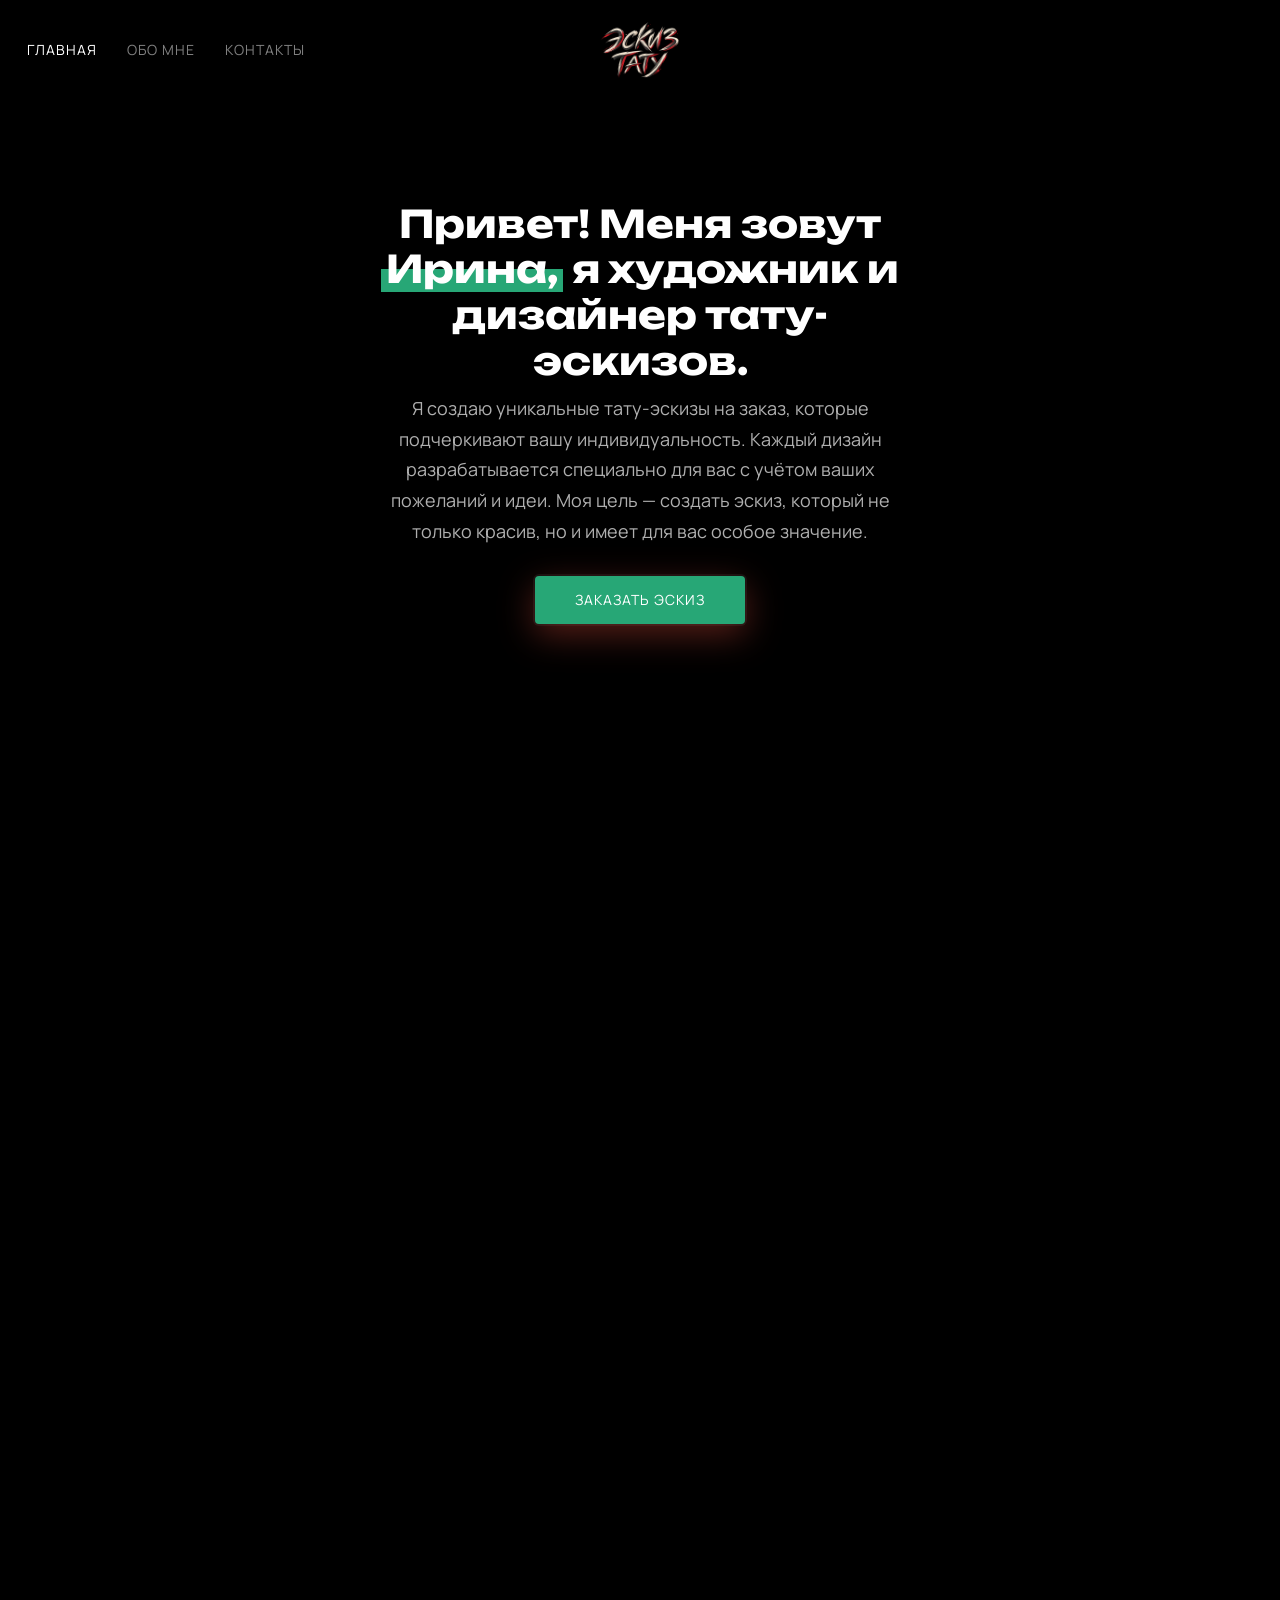
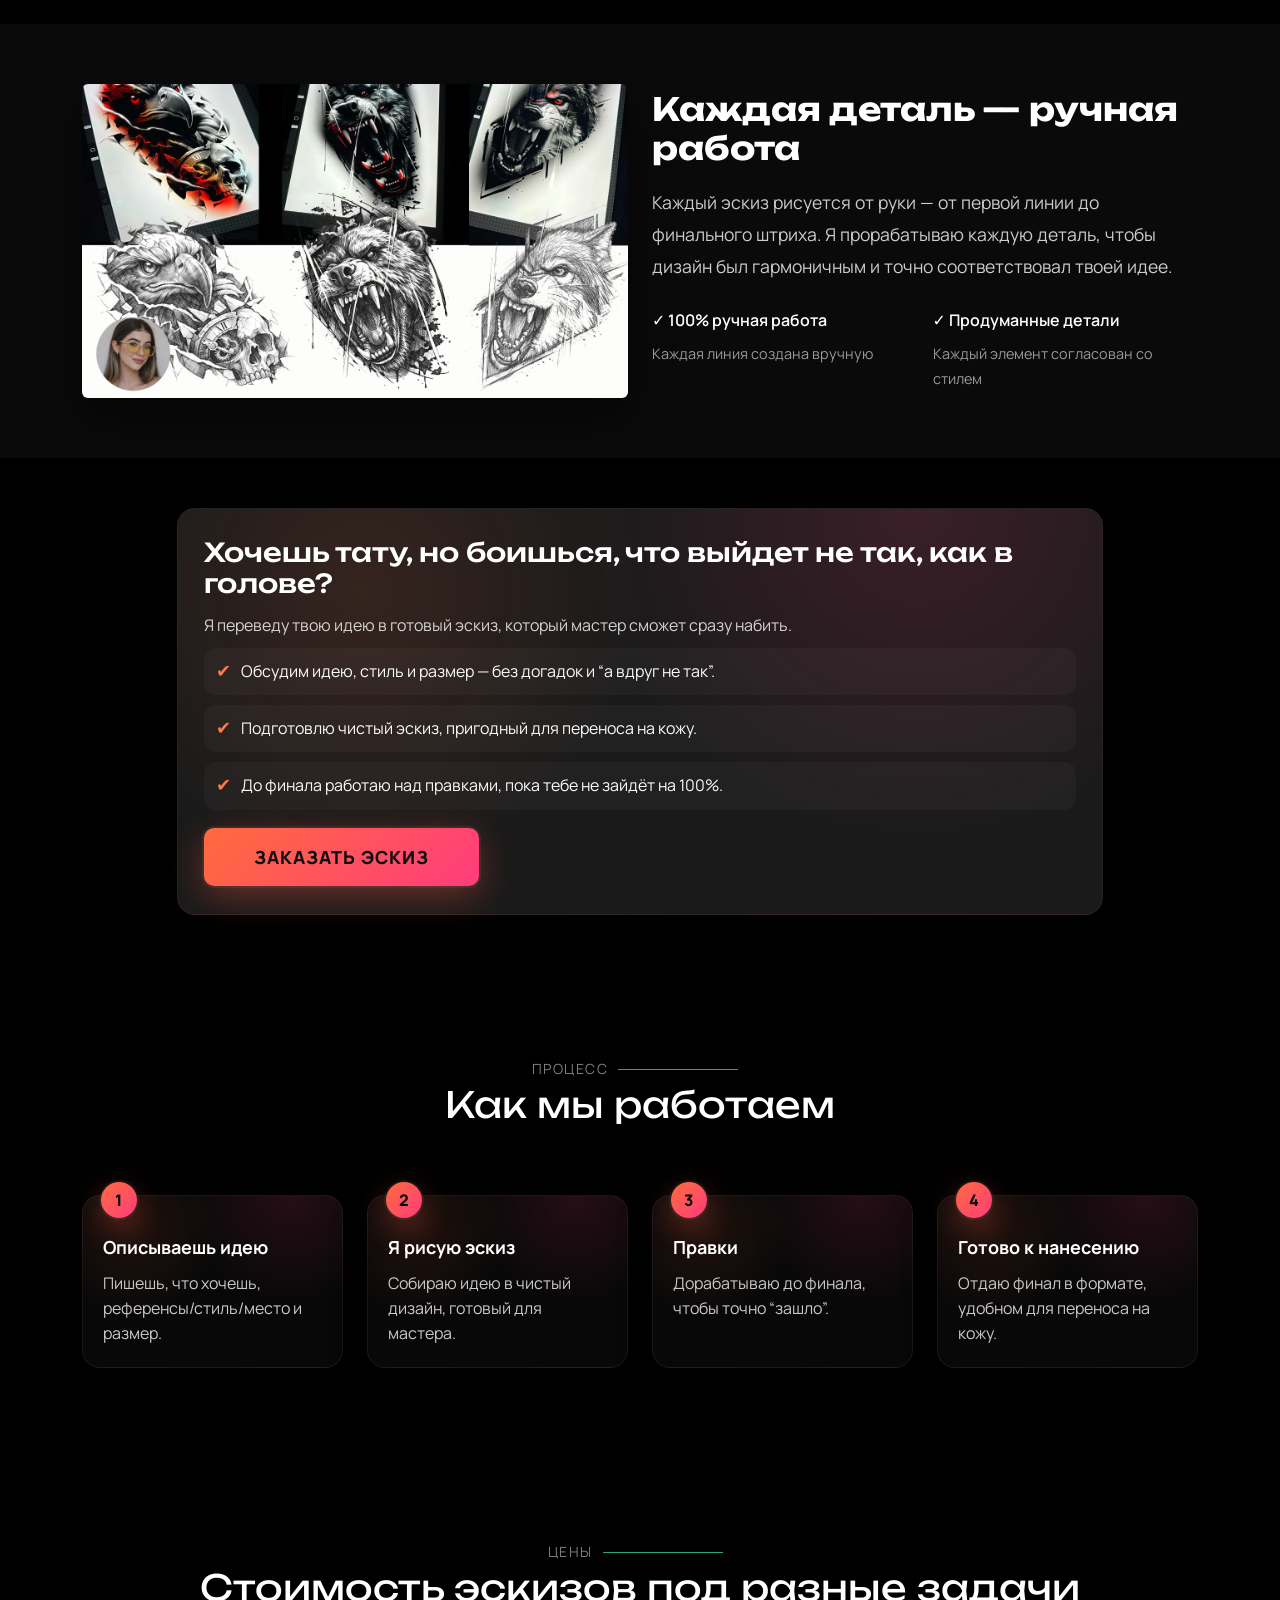
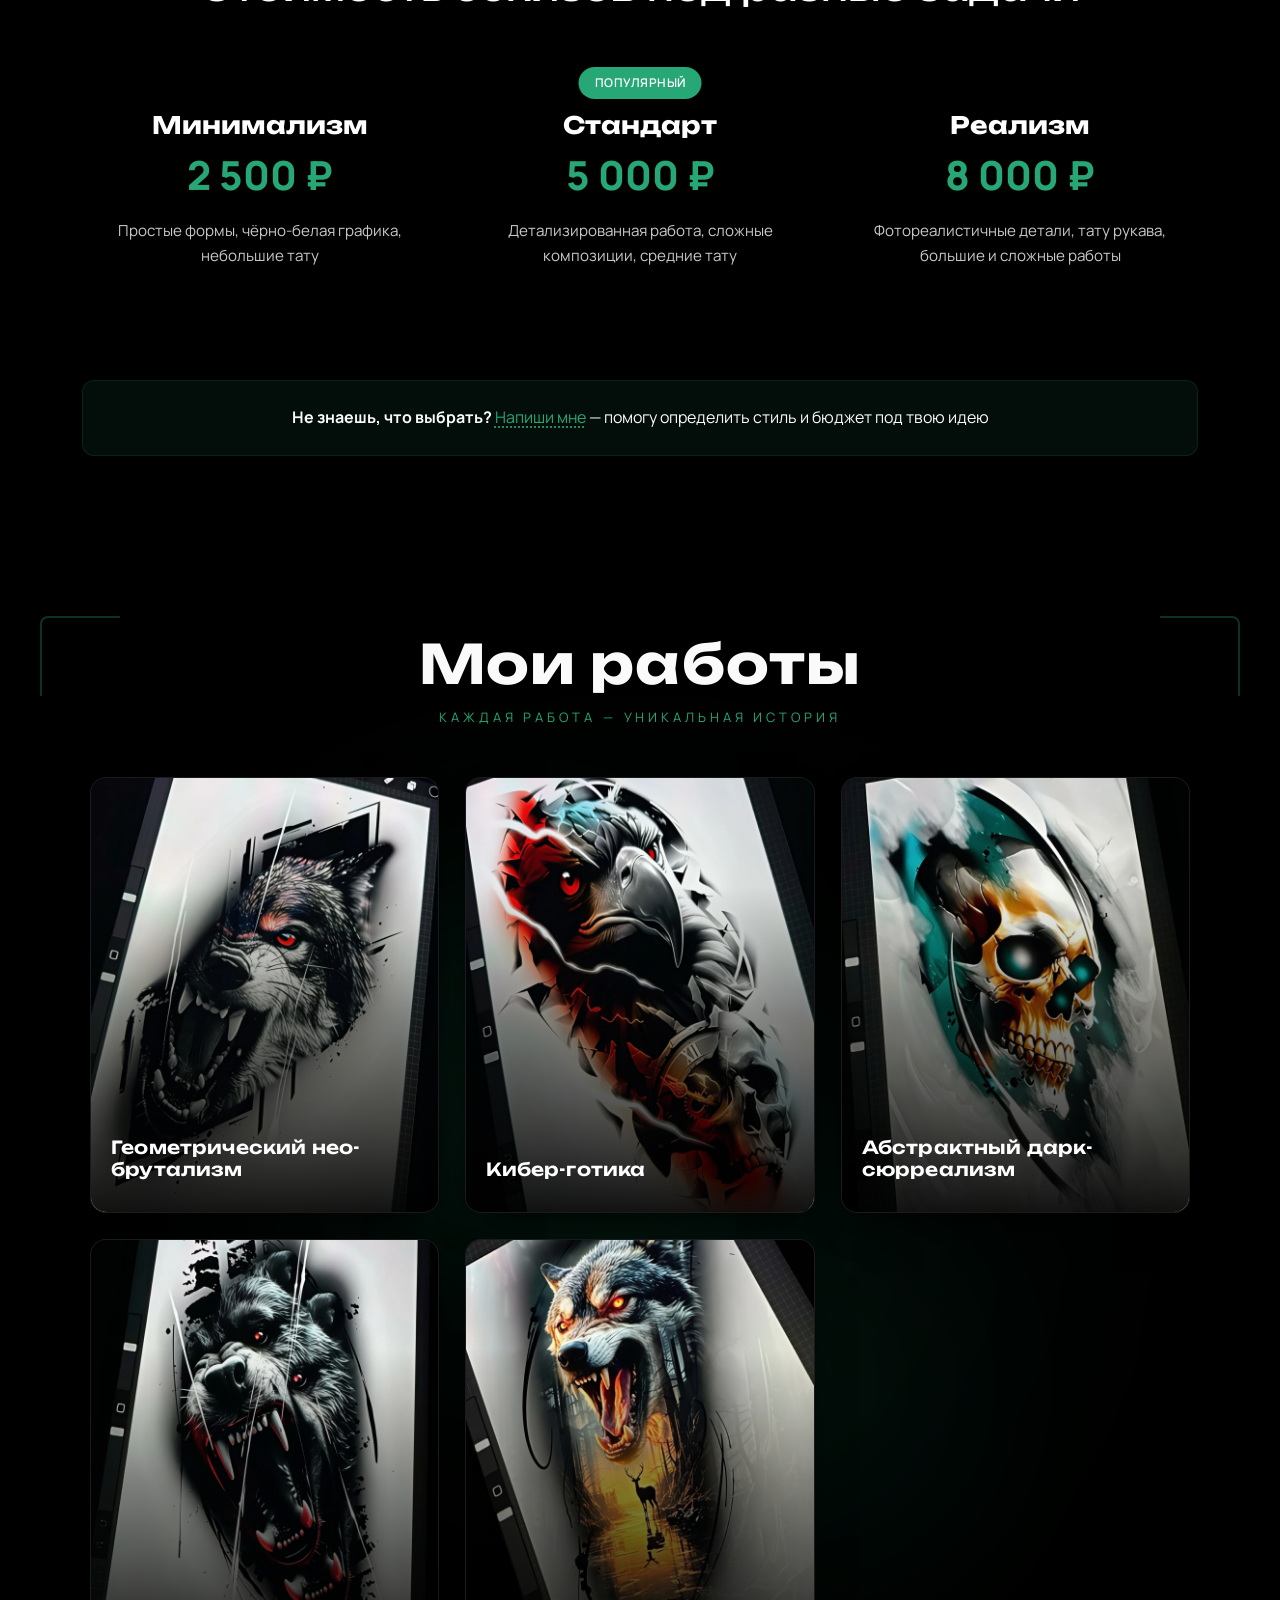
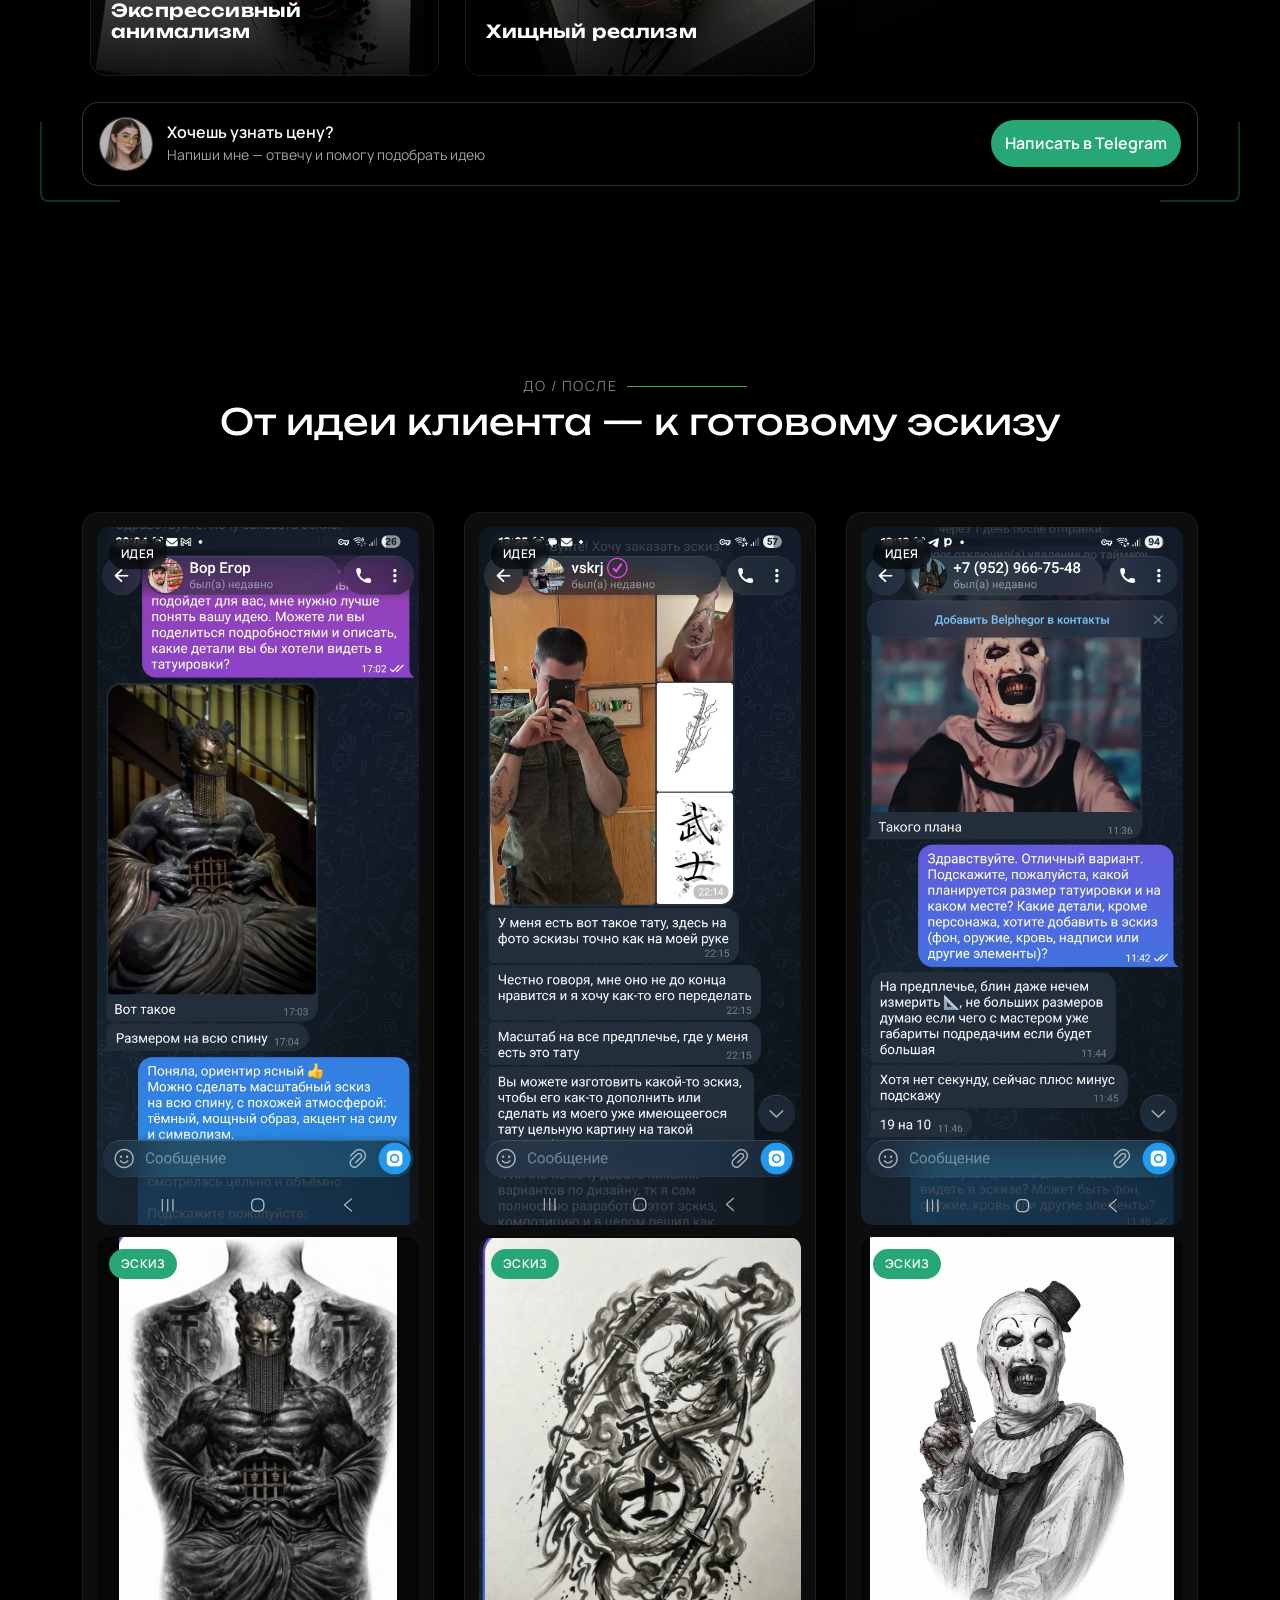
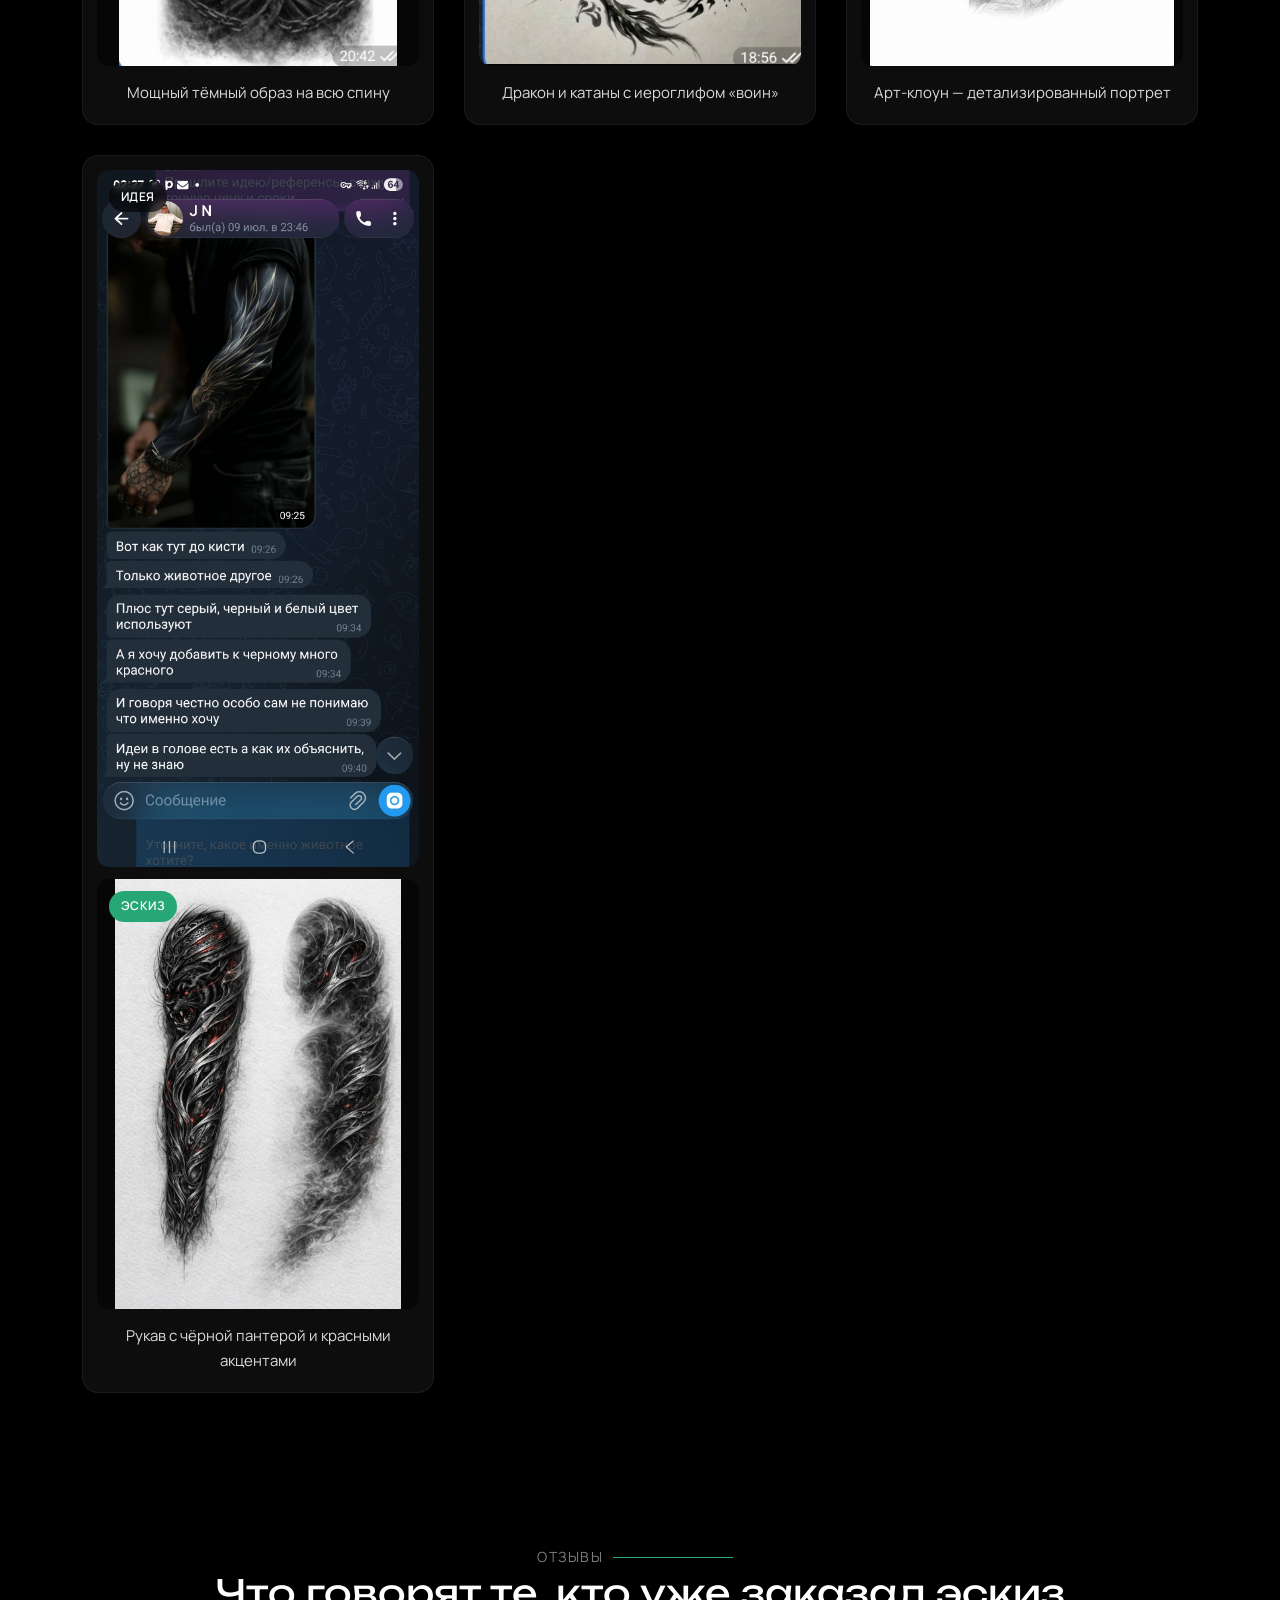
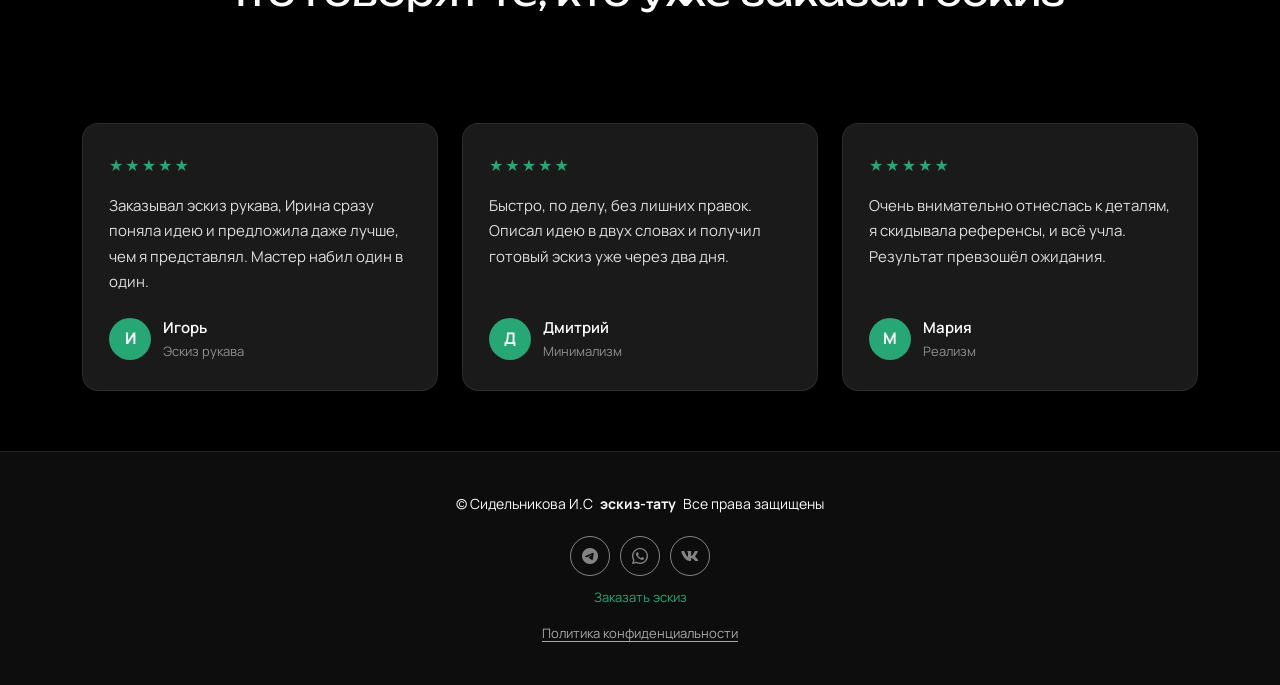
<file: index.html>
<!DOCTYPE html>
<html lang="ru">

<head>
  <meta charset="utf-8">
  <meta content="width=device-width, initial-scale=1.0" name="viewport">
  <title>эскиз-тату — Эскизы на заказ</title>
  <meta name="description" content="Профессиональные тату-эскизы на заказ. Уникальные дизайны, разработанные специально для вас с учётом ваших пожеланий.">
  <meta name="keywords" content="тату эскизы, эскизы на заказ, дизайн тату, татуировки, художник тату">

  <!-- DNS prefetch for external resources -->
  <link rel="dns-prefetch" href="//fonts.googleapis.com">
  <link rel="dns-prefetch" href="//fonts.gstatic.com">
  <link rel="dns-prefetch" href="//mc.yandex.ru">

  <!-- Favicons -->
  <link href="assets/img/favicon.png" rel="icon" type="image/png">
  <link href="assets/img/favicon.png" rel="shortcut icon" type="image/png">
  <link href="assets/img/apple-touch-icon.png" rel="apple-touch-icon">
  
  <!-- Яндекс Директ и Open Graph -->
  <meta property="og:title" content="эскиз-тату — Эскизы на заказ">
  <meta property="og:description" content="Профессиональные тату-эскизы на заказ. Уникальные дизайны, разработанные специально для вас.">
  <meta property="og:image" content="http://www.tattoosketchirina.online/assets/img/logo.png">
  <meta property="og:url" content="http://www.tattoosketchirina.online/">
  <meta property="og:type" content="website">
  <meta property="og:site_name" content="эскиз-тату">
  <meta property="og:locale" content="ru_RU">
  
  <!-- Twitter Card -->
  <meta name="twitter:card" content="summary_large_image">
  <meta name="twitter:title" content="эскиз-тату — Эскизы на заказ">
  <meta name="twitter:description" content="Профессиональные тату-эскизы на заказ">
  <meta name="twitter:image" content="http://www.tattoosketchirina.online/assets/img/logo.png">
  
  <!-- Дополнительные размеры иконок для лучшей совместимости -->
  <link rel="icon" type="image/png" sizes="16x16" href="assets/img/favicon.png">
  <link rel="icon" type="image/png" sizes="32x32" href="assets/img/favicon.png">
  <link rel="icon" type="image/png" sizes="96x96" href="assets/img/favicon.png">
  <link rel="icon" type="image/png" sizes="192x192" href="assets/img/favicon.png">

  <!-- Fonts - optimized -->
  <link rel="preconnect" href="https://fonts.googleapis.com">
  <link rel="preconnect" href="https://fonts.gstatic.com" crossorigin>
  <link rel="preload" href="https://fonts.googleapis.com/css2?family=Manrope:wght@300;400;500;600;700;800&family=Unbounded:wght@400;500;600;700;800&display=swap" as="style" onload="this.onload=null;this.rel='stylesheet'">
  <noscript><link href="https://fonts.googleapis.com/css2?family=Manrope:wght@300;400;500;600;700;800&family=Unbounded:wght@400;500;600;700;800&display=swap" rel="stylesheet"></noscript>

  <!-- Critical CSS preload -->
  <link rel="preload" href="assets/vendor/bootstrap/css/bootstrap.min.css" as="style">
  <link rel="preload" href="assets/css/main.css?v=2.3" as="style">

  <!-- Vendor CSS Files -->
  <link href="assets/vendor/bootstrap/css/bootstrap.min.css" rel="stylesheet">
  <link href="assets/vendor/bootstrap-icons/bootstrap-icons.css" rel="stylesheet">
  <link href="assets/vendor/aos/aos.css" rel="stylesheet">
  <link href="assets/vendor/glightbox/css/glightbox.min.css" rel="stylesheet">
  <link href="assets/vendor/swiper/swiper-bundle.min.css" rel="stylesheet">

  <!-- Main CSS File -->
  <link href="assets/css/main.css?v=2.3" rel="stylesheet">

  <link rel="stylesheet" href="https://cdnjs.cloudflare.com/ajax/libs/font-awesome/5.15.2/css/all.min.css"/>

  <style>
    /* Логотип в шапке */
    .header-logo { position: absolute; left: 50%; top: 50%; transform: translate(-50%, -50%); display: inline-flex; align-items: center; line-height: 0; z-index: 1; }
    .header-logo img { height: 56px; width: auto; display: block; }
    @media (max-width: 575px) { .header-logo img { height: 44px; } }
  </style>
</head>


<!-- Yandex.Metrika counter -->
<script type="text/javascript">
    (function(m,e,t,r,i,k,a){
        m[i]=m[i]||function(){(m[i].a=m[i].a||[]).push(arguments)};
        m[i].l=1*new Date();
        for (var j = 0; j < document.scripts.length; j++) {if (document.scripts[j].src === r) { return; }}
        k=e.createElement(t),a=e.getElementsByTagName(t)[0],k.async=1,k.src=r,a.parentNode.insertBefore(k,a)
    })(window, document,'script','https://mc.yandex.ru/metrika/tag.js?id=113437921', 'ym');

    ym(113437921, 'init', {ssr:true, webvisor:true, clickmap:true, ecommerce:"dataLayer", referrer: document.referrer, url: location.href, accurateTrackBounce:true, trackLinks:true});
</script>
<noscript><div><img src="https://mc.yandex.ru/watch/113437921" style="position:absolute; left:-9999px;" alt="" /></div></noscript>
<!-- /Yandex.Metrika counter -->

<body class="index-page">

  <header id="header" class="header d-flex align-items-center sticky-top">
    <div class="container-fluid position-relative d-flex align-items-center justify-content-between">
      <nav id="navmenu" class="navmenu">
        <ul>
          <li><a href="http://www.tattoosketchirina.online/" class="active">Главная<br></a></li>
          <li><a href="http://www.tattoosketchirina.online/about.html">Обо мне</a></li>
          <li><a href="http://www.tattoosketchirina.online/contact.html">Контакты</a></li>
        </ul>
        <i class="mobile-nav-toggle d-xl-none bi bi-list"></i>
      </nav>

      <a href="http://www.tattoosketchirina.online/" class="header-logo" aria-label="Эскиз тату — на главную"><img src="assets/img/logo-header.png" alt="Эскиз тату" width="78" height="56"></a>

    </div>
  </header>
  
  <main class="main">

    <!-- Hero Section -->
    <section id="hero" class="hero section">

      <div class="container">
        <div class="row justify-content-center">
          <div class="col-lg-6 text-center" data-aos="fade-up" data-aos-delay="100">
            <h2><span>Привет! Меня зовут </span><span class="underlight">Ирина,</span><span> я художник и дизайнер тату-эскизов.</span></h2>
            <p>Я создаю уникальные тату-эскизы на заказ, которые подчеркивают вашу индивидуальность. Каждый дизайн разрабатывается специально для вас с учётом ваших пожеланий и идеи. Моя цель — создать эскиз, который не только красив, но и имеет для вас особое значение.</p>
            <div>
              <a class="btn-get-started order-trigger" href="#order">Заказать эскиз<br></a>
            </div>
            
          </div>
        </div>
      </div>
    </section><!-- /Hero Section -->
    <section id="video-hero" class="video-hero" style="position: relative; height: 100vh; overflow: hidden;">
      <video autoplay muted loop playsinline preload="metadata"
        style="
          position: absolute;
          top: 50%;
          left: 50%;
          height: 100%;
          transform: translate(-50%, -50%);
          object-fit: contain;
          pointer-events: none;
          user-select: none;
        "
        id="background-video"
        oncontextmenu="return false;"
        onselectstart="return false;"
        ondragstart="return false;"
      >
        <source src="assets/vid/123.mp4" type="video/mp4">
      </video>
    </section>
    
    
    <script>
      // Загружаем видео после загрузки страницы с задержкой
      window.addEventListener('load', function() {
        setTimeout(function() {
          const video = document.getElementById("background-video");
          if (video) {
            video.load(); // Загружаем видео
            video.playbackRate = 0.7; // Уменьшаем скорость видео
          }
        }, 1000); // Задержка 1 секунда после загрузки страницы
      });
    </script>

    <!-- Handmade Section -->
    <section class="section" style="padding: 60px 0; background: #0a0a0a;">
      <div class="container" data-aos="fade-up" data-aos-delay="100">
        <div class="row align-items-center justify-content-center">
          <div class="col-lg-6">
            <div class="handmade-image-wrapper">
              <img id="handmadeImage" src="" alt="Ручная работа эскиза" class="img-fluid rounded" style="width: 100%; height: auto; box-shadow: 0 20px 40px rgba(0,0,0,0.5);" draggable="false" oncontextmenu="return false;" onselectstart="return false;" ondragstart="return false;">
            </div>
          </div>
          <div class="col-lg-6">
            <div class="handmade-content">
              <h3 style="color: #fff; font-size: 2rem; margin-bottom: 20px; font-weight: 700;">Каждая деталь — ручная работа</h3>
              <p style="color: #ccc; font-size: 1.1rem; line-height: 1.8; margin-bottom: 25px;">
                Каждый эскиз рисуется от руки — от первой линии до финального штриха. Я прорабатываю каждую деталь, чтобы дизайн был гармоничным и точно соответствовал твоей идее.
              </p>
              <div style="display: flex; gap: 15px; flex-wrap: wrap;">
                <div style="flex: 1; min-width: 200px;">
                  <div style="color: #fff; font-weight: 600; margin-bottom: 8px;">✓ 100% ручная работа</div>
                  <div style="color: #999; font-size: 0.9rem;">Каждая линия создана вручную</div>
                </div>
                <div style="flex: 1; min-width: 200px;">
                  <div style="color: #fff; font-weight: 600; margin-bottom: 8px;">✓ Продуманные детали</div>
                  <div style="color: #999; font-size: 0.9rem;">Каждый элемент согласован со стилем</div>
                </div>
              </div>
            </div>
          </div>
        </div>
      </div>
    </section>

    <!-- Gallery Section -->
    <section class="section" style="padding: 50px 0;">
      <div class="container" data-aos="fade-up" data-aos-delay="80">
        <div class="row justify-content-center">
          <div class="col-lg-10">
            <div class="pain-block">
              <h3>Хочешь тату, но боишься, что выйдет не так, как в голове?</h3>
              <p>Я переведу твою идею в готовый эскиз, который мастер сможет сразу набить.</p>
              <ul class="pain-bullets">
                <li><span class="icon">✔</span><span>Обсудим идею, стиль и размер — без догадок и “а вдруг не так”.</span></li>
                <li><span class="icon">✔</span><span>Подготовлю чистый эскиз, пригодный для переноса на кожу.</span></li>
                <li><span class="icon">✔</span><span>До финала работаю над правками, пока тебе не зайдёт на 100%.</span></li>
              </ul>
              <div style="margin-top: 18px;">
                <a class="btn-get-started order-trigger" href="#order">Заказать эскиз</a>
              </div>
            </div>
          </div>
        </div>
      </div>
    </section>
    <section id="work" class="section work-process">
      <div class="container" data-aos="fade-up" data-aos-delay="80">
        <div class="section-title text-center">
          <h2>Процесс</h2>
          <p>Как мы работаем</p>
        </div>

        <div class="row gy-4 justify-content-center">
          <div class="col-lg-3 col-md-6">
            <div class="work-step-card" data-aos="fade-up" data-aos-delay="100">
              <div class="work-step-badge">1</div>
              <div class="work-step-title">Описываешь идею</div>
              <div class="work-step-text">Пишешь, что хочешь, референсы/стиль/место и размер.</div>
            </div>
          </div>

          <div class="col-lg-3 col-md-6">
            <div class="work-step-card" data-aos="fade-up" data-aos-delay="150">
              <div class="work-step-badge">2</div>
              <div class="work-step-title">Я рисую эскиз</div>
              <div class="work-step-text">Собираю идею в чистый дизайн, готовый для мастера.</div>
            </div>
          </div>

          <div class="col-lg-3 col-md-6">
            <div class="work-step-card" data-aos="fade-up" data-aos-delay="200">
              <div class="work-step-badge">3</div>
              <div class="work-step-title">Правки</div>
              <div class="work-step-text">Дорабатываю до финала, чтобы точно “зашло”.</div>
            </div>
          </div>

          <div class="col-lg-3 col-md-6">
            <div class="work-step-card" data-aos="fade-up" data-aos-delay="250">
              <div class="work-step-badge">4</div>
              <div class="work-step-title">Готово к нанесению</div>
              <div class="work-step-text">Отдаю финал в формате, удобном для переноса на кожу.</div>
            </div>
          </div>
        </div>
      </div>
    </section>

    <!-- Pricing Section -->
    <section id="pricing" class="section pricing-section">
      <div class="container" data-aos="fade-up" data-aos-delay="80">
        <div class="section-title text-center">
          <h2>Цены</h2>
          <p>Стоимость эскизов под разные задачи</p>
        </div>
      </div>

      <!-- Популярный блок для мобильных -->
      <div class="pricing-popular-mobile d-block d-md-none">
        <div class="container" data-aos="fade-up" data-aos-delay="150">
          <div class="pricing-item pricing-popular">
            <span class="pricing-badge">Популярный</span>
            <h3 class="pricing-title">Стандарт</h3>
            <div>
              <div class="pricing-price">5 000 ₽</div>
              <p class="pricing-desc">Детализированная работа, сложные композиции, средние тату</p>
            </div>
          </div>
        </div>
      </div>

      <div class="container" data-aos="fade-up" data-aos-delay="80">
        <div class="row gy-4 justify-content-center">
          <div class="col-lg-4 col-md-6 d-none d-md-block">
            <div class="pricing-item" data-aos="fade-up" data-aos-delay="100">
              <h3 class="pricing-title">Минимализм</h3>
              <div>
                <div class="pricing-price">2 500 ₽</div>
                <p class="pricing-desc">Простые формы, чёрно-белая графика, небольшие тату</p>
              </div>
            </div>
          </div>

          <div class="col-lg-4 col-md-6 d-none d-md-block">
            <div class="pricing-item pricing-popular" data-aos="fade-up" data-aos-delay="150">
              <span class="pricing-badge">Популярный</span>
              <h3 class="pricing-title">Стандарт</h3>
              <div>
                <div class="pricing-price">5 000 ₽</div>
                <p class="pricing-desc">Детализированная работа, сложные композиции, средние тату</p>
              </div>
            </div>
          </div>

          <div class="col-lg-4 col-md-6 d-none d-md-block">
            <div class="pricing-item" data-aos="fade-up" data-aos-delay="200">
              <h3 class="pricing-title">Реализм</h3>
              <div>
                <div class="pricing-price">8 000 ₽</div>
                <p class="pricing-desc">Фотореалистичные детали, тату рукава, большие и сложные работы</p>
              </div>
            </div>
          </div>

          <!-- Мобильные версии остальных блоков -->
          <div class="col-12 d-block d-md-none">
            <div class="row gy-3">
              <div class="col-12">
                <div class="pricing-item" data-aos="fade-up" data-aos-delay="100">
                  <h3 class="pricing-title">Минимализм</h3>
                  <div>
                    <div class="pricing-price">2 500 ₽</div>
                    <p class="pricing-desc">Простые формы, чёрно-белая графика, небольшие тату</p>
                  </div>
                </div>
              </div>

              <div class="col-12">
                <div class="pricing-item" data-aos="fade-up" data-aos-delay="200">
                  <h3 class="pricing-title">Реализм</h3>
                  <div>
                    <div class="pricing-price">8 000 ₽</div>
                    <p class="pricing-desc">Фотореалистичные детали, тату рукава, большие и сложные работы</p>
                  </div>
                </div>
              </div>
            </div>
          </div>
        </div>

        <div class="pricing-note text-center" data-aos="fade-up" data-aos-delay="250">
          <p><strong>Не знаешь, что выбрать?</strong> <a href="#order" class="order-trigger" style="color: var(--accent-color); text-decoration: underline; text-decoration-style: dotted; text-underline-offset: 4px;">Напиши мне</a> — помогу определить стиль и бюджет под твою идею</p>
        </div>
      </div>
    </section>

    <section id="gallery-4" class="section mfb-gallery">

      <div class="mfb-gallery__bg" aria-hidden="true">
        <div class="mfb-gallery__glow mfb-gallery__glow--1"></div>
        <div class="mfb-gallery__glow mfb-gallery__glow--2"></div>
        <div class="mfb-gallery__glow mfb-gallery__glow--3"></div>

        <div class="mfb-gallery__corner mfb-gallery__corner--tl"></div>
        <div class="mfb-gallery__corner mfb-gallery__corner--tr"></div>
        <div class="mfb-gallery__corner mfb-gallery__corner--bl"></div>
        <div class="mfb-gallery__corner mfb-gallery__corner--br"></div>
      </div>

      <div class="container mfb-gallery__container">
        <div class="mfb-gallery__header">
          <h2 class="mfb-gallery__title">Мои работы</h2>
          <p class="mfb-gallery__subtitle">Каждая работа — уникальная история</p>
        </div>

        <div class="mfb-grid">
          <figure class="mfb-card">
            <img class="mfb-card__img" src="assets/img/gallery/gallery-1.jpg" alt="Геометрический нео-брутализм" loading="lazy" draggable="false" oncontextmenu="return false;">
            <figcaption class="mfb-card__caption">
              <h3 class="mfb-card__title">Геометрический нео-брутализм</h3>
              <p class="mfb-card__desc"></p>
            </figcaption>
          </figure>

          <figure class="mfb-card">
            <img class="mfb-card__img" src="assets/img/gallery/gallery-2.jpg" alt="Кибер-готика" loading="lazy" draggable="false" oncontextmenu="return false;">
            <figcaption class="mfb-card__caption">
              <h3 class="mfb-card__title">Кибер-готика</h3>
              <p class="mfb-card__desc"></p>
            </figcaption>
          </figure>

          <figure class="mfb-card">
            <img class="mfb-card__img" src="assets/img/gallery/gallery-3.jpg" alt="Абстрактный дарк-сюрреализм" loading="lazy" draggable="false" oncontextmenu="return false;">
            <figcaption class="mfb-card__caption">
              <h3 class="mfb-card__title">Абстрактный дарк-сюрреализм</h3>
              <p class="mfb-card__desc"></p>
            </figcaption>
          </figure>

          <figure class="mfb-card">
            <img class="mfb-card__img" src="assets/img/gallery/gallery-4.jpg" alt="Экспрессивный анимализм" loading="lazy" draggable="false" oncontextmenu="return false;">
            <figcaption class="mfb-card__caption">
              <h3 class="mfb-card__title">Экспрессивный анимализм</h3>
              <p class="mfb-card__desc"></p>
            </figcaption>
          </figure>

          <figure class="mfb-card">
            <img class="mfb-card__img" src="assets/img/gallery/gallery-5.jpg" alt="Хищный реализм" loading="lazy" draggable="false" oncontextmenu="return false;">
            <figcaption class="mfb-card__caption">
              <h3 class="mfb-card__title">Хищный реализм</h3>
              <p class="mfb-card__desc"></p>
            </figcaption>
          </figure>
        </div>

        <div class="mfb-gallery__cta">
          <div class="mfb-cta">
            <img class="mfb-cta__avatar" src="assets/img/profile-img.png" alt="Ирина" loading="lazy">
            <div class="mfb-cta__body">
              <div class="mfb-cta__title">Хочешь узнать цену?</div>
              <div class="mfb-cta__text">Напиши мне — отвечу и помогу подобрать идею</div>
            </div>
            <a class="mfb-cta__btn" href="https://t.me/Irinasketchs?text=%D0%97%D0%B4%D1%80%D0%B0%D0%B2%D1%81%D1%82%D0%B2%D1%83%D0%B9%D1%82%D0%B5!%20%D0%A5%D0%BE%D1%87%D1%83%20%D0%B7%D0%B0%D0%BA%D0%B0%D0%B7%D0%B0%D1%82%D1%8C%20%D1%8D%D1%81%D0%BA%D0%B8%D0%B7." target="_blank" rel="noopener">Написать в Telegram</a>
          </div>
        </div>
      </div>

    </section><!-- /Gallery Section -->

    <!-- Before / After Section -->
    <section id="before-after" class="section before-after">
      <div class="container" data-aos="fade-up" data-aos-delay="80">
        <div class="section-title text-center">
          <h2>До / После</h2>
          <p>От идеи клиента — к готовому эскизу</p>
        </div>

        <div class="ba-grid">
          <div class="ba-card">
            <div class="ba-card__side ba-card__side--before">
              <img src="assets/img/before-after/ba1-before.jpg" alt="Идея клиента — референс" loading="lazy" draggable="false" oncontextmenu="return false;">
              <span class="ba-card__tag">Идея</span>
            </div>
            <div class="ba-card__side ba-card__side--after">
              <img src="assets/img/before-after/ba1-after.jpg" alt="Готовый эскиз" loading="lazy" draggable="false" oncontextmenu="return false;">
              <span class="ba-card__tag ba-card__tag--after">Эскиз</span>
            </div>
            <p class="ba-card__caption">Мощный тёмный образ на всю спину</p>
          </div>

          <div class="ba-card">
            <div class="ba-card__side ba-card__side--before">
              <img src="assets/img/before-after/ba2-before.jpg" alt="Идея клиента — референс" loading="lazy" draggable="false" oncontextmenu="return false;">
              <span class="ba-card__tag">Идея</span>
            </div>
            <div class="ba-card__side ba-card__side--after">
              <img src="assets/img/before-after/ba2-after.jpg" alt="Готовый эскиз" loading="lazy" draggable="false" oncontextmenu="return false;">
              <span class="ba-card__tag ba-card__tag--after">Эскиз</span>
            </div>
            <p class="ba-card__caption">Дракон и катаны с иероглифом «воин»</p>
          </div>

          <div class="ba-card">
            <div class="ba-card__side ba-card__side--before">
              <img src="assets/img/before-after/ba3-before.jpg" alt="Идея клиента — референс" loading="lazy" draggable="false" oncontextmenu="return false;">
              <span class="ba-card__tag">Идея</span>
            </div>
            <div class="ba-card__side ba-card__side--after">
              <img src="assets/img/before-after/ba3-after.jpg" alt="Готовый эскиз" loading="lazy" draggable="false" oncontextmenu="return false;">
              <span class="ba-card__tag ba-card__tag--after">Эскиз</span>
            </div>
            <p class="ba-card__caption">Арт-клоун — детализированный портрет</p>
          </div>

          <div class="ba-card">
            <div class="ba-card__side ba-card__side--before">
              <img src="assets/img/before-after/ba4-before.jpg" alt="Идея клиента — референс" loading="lazy" draggable="false" oncontextmenu="return false;">
              <span class="ba-card__tag">Идея</span>
            </div>
            <div class="ba-card__side ba-card__side--after">
              <img src="assets/img/before-after/ba4-after.jpg" alt="Готовый эскиз" loading="lazy" draggable="false" oncontextmenu="return false;">
              <span class="ba-card__tag ba-card__tag--after">Эскиз</span>
            </div>
            <p class="ba-card__caption">Рукав с чёрной пантерой и красными акцентами</p>
          </div>
        </div>
      </div>
    </section><!-- /Before After Section -->

    <!-- Reviews Section -->
    <!-- Замените имена, тексты отзывов и оценки на реальные — это placeholder-контент -->
    <section id="reviews" class="section reviews-section">
      <div class="container" data-aos="fade-up" data-aos-delay="80">
        <div class="section-title text-center">
          <h2>Отзывы</h2>
          <p>Что говорят те, кто уже заказал эскиз</p>
        </div>

        <div class="reviews-grid">
          <div class="review-card" data-aos="fade-up" data-aos-delay="100">
            <div class="review-card__stars">★★★★★</div>
            <p class="review-card__text">Заказывал эскиз рукава, Ирина сразу поняла идею и предложила даже лучше, чем я представлял. Мастер набил один в один.</p>
            <div class="review-card__author">
              <div class="review-card__avatar">И</div>
              <div>
                <div class="review-card__name">Игорь</div>
                <div class="review-card__meta">Эскиз рукава</div>
              </div>
            </div>
          </div>

          <div class="review-card" data-aos="fade-up" data-aos-delay="150">
            <div class="review-card__stars">★★★★★</div>
            <p class="review-card__text">Быстро, по делу, без лишних правок. Описал идею в двух словах и получил готовый эскиз уже через два дня.</p>
            <div class="review-card__author">
              <div class="review-card__avatar">Д</div>
              <div>
                <div class="review-card__name">Дмитрий</div>
                <div class="review-card__meta">Минимализм</div>
              </div>
            </div>
          </div>

          <div class="review-card" data-aos="fade-up" data-aos-delay="200">
            <div class="review-card__stars">★★★★★</div>
            <p class="review-card__text">Очень внимательно отнеслась к деталям, я скидывала референсы, и всё учла. Результат превзошёл ожидания.</p>
            <div class="review-card__author">
              <div class="review-card__avatar">М</div>
              <div>
                <div class="review-card__name">Мария</div>
                <div class="review-card__meta">Реализм</div>
              </div>
            </div>
          </div>
        </div>
      </div>
    </section><!-- /Reviews Section -->

  </main>

  <footer id="footer" class="footer">

    <div class="container">
      <div class="copyright text-center ">
        <p>© <span>Cидельникова И.С</span> <strong class="px-1 sitename">эскиз-тату</strong> <span>Все права защищены</span></p>
      </div>
      <div class="social-links d-flex justify-content-center">
        <a href="#" class="social-links__icon social-links__icon--tg" onclick="openTelegramModal(); return false;" aria-label="Telegram"><i class="bi bi-telegram"></i></a>
        <a href="#" class="social-links__icon social-links__icon--wa" onclick="openWhatsAppModal(); return false;" aria-label="WhatsApp"><i class="bi bi-whatsapp"></i></a>
        <a href="https://vk.me/tattoo_sketchs1" class="social-links__icon social-links__icon--vk" aria-label="ВКонтакте"><i class="fab fa-vk"></i></a>
      </div>
      <div class="credits">
        <!-- All the links in the footer should remain intact. -->
        <!-- You can delete the links only if you've purchased the pro version. -->
        <!-- Licensing information: https://bootstrapmade.com/license/ -->
        <!-- Purchase the pro version with working PHP/AJAX contact form: [buy-url] -->
      <a href="#order" class="order-trigger">Заказать эскиз</a>
      </div>
      <div class="text-center">
        <button type="button" class="footer-privacy-link" onclick="openPrivacyModal()">Политика конфиденциальности</button>
      </div>
    </div>

  </footer>

  <!-- Order Modal -->
<div class="order-modal" id="orderModal">
  <div class="order-modal__dialog">
    <button class="order-modal__close" type="button" aria-label="Закрыть"><i class="bi bi-x-lg"></i></button>

    <div class="order-modal__title">
      Создадим твой уникальный тату-эскиз вместе
    </div>

    <div class="order-modal__text">
      Напиши мне прямо сейчас, и я разработаю авторский эскиз под твой стиль и место на теле.
      2 правки бесплатно, готово за 48 часов. Твоя идея — мой дизайн!
    </div>

    <div class="order-modal__actions">
      <a class="order-modal__btn order-modal__btn--tg" href="https://t.me/Irinasketchs?text=%D0%97%D0%B4%D1%80%D0%B0%D0%B2%D1%81%D1%82%D0%B2%D1%83%D0%B9%D1%82%D0%B5!%20%D0%A5%D0%BE%D1%87%D1%83%20%D0%B7%D0%B0%D0%BA%D0%B0%D0%B7%D0%B0%D1%82%D1%8C%20%D1%8D%D1%81%D0%BA%D0%B8%D0%B7." target="_blank" rel="noopener">
        <span class="order-modal__btn-content">
          <i class="bi bi-telegram order-modal__btn-icon"></i>
          <span class="order-modal__btn-text">
            <span class="order-modal__btn-main">Telegram</span>
            <span class="order-modal__btn-sub">работает с VPN</span>
          </span>
        </span>
      </a>
      <a class="order-modal__btn order-modal__btn--wa" href="https://wa.me/79517623467?text=%D0%97%D0%B4%D1%80%D0%B0%D0%B2%D1%81%D1%82%D0%B2%D1%83%D0%B9%D1%82%D0%B5!%20%D0%A5%D0%BE%D1%87%D1%83%20%D0%B7%D0%B0%D0%BA%D0%B0%D0%B7%D0%B0%D1%82%D1%8C%20%D1%8D%D1%81%D0%BA%D0%B8%D0%B7." target="_blank" rel="noopener">
        <span class="order-modal__btn-content">
          <i class="bi bi-whatsapp order-modal__btn-icon"></i>
          <span class="order-modal__btn-text">
            <span class="order-modal__btn-main">WhatsApp</span>
            <span class="order-modal__btn-sub">работает с VPN</span>
          </span>
        </span>
      </a>
      <a class="order-modal__btn order-modal__btn--vk" href="https://vk.me/tattoo_sketchs1" target="_blank" rel="noopener">
        <span class="order-modal__btn-content">
          <i class="fab fa-vk order-modal__btn-icon"></i>
          <span class="order-modal__btn-text">
            <span class="order-modal__btn-main">ВКонтакте</span>
            <span class="order-modal__btn-sub">без VPN</span>
          </span>
        </span>
      </a>
      <a class="order-modal__btn order-modal__btn--max" href="https://max.ru/u/f9LHodD0cOKFTOiDTiyeETaoW0tU1m-Z9Y6-FG8W3-4ZgeaolF8IkPWE2fU" target="_blank" rel="noopener">
        <span class="order-modal__btn-content">
          <span class="order-modal__btn-icon order-modal__btn-icon--max" aria-hidden="true"></span>
          <span class="order-modal__btn-text">
            <span class="order-modal__btn-main">MAX</span>
            <span class="order-modal__btn-sub">без VPN</span>
          </span>
        </span>
      </a>
    </div>

    <button type="button" class="order-examples-trigger" id="openExamplesBtn">
      <i class="bi bi-images"></i> Посмотреть примеры работ
    </button>

  </div>
</div>

  <!-- Попап с важной информацией: показывается перед выбором мессенджера -->
  <div class="order-modal" id="orderInfoModal">
    <div class="order-modal__dialog order-modal__dialog--sm">
      <button class="order-modal__close" type="button" aria-label="Закрыть" id="orderInfoCloseBtn"><i class="bi bi-x-lg"></i></button>

      <div class="order-modal__title">Прежде чем начнём</div>

      <div class="order-modal__text" style="margin-bottom: 18px;">
        Коротко о том, как я работаю, чтобы не было недопонимания.
      </div>

      <div class="order-thanks__laststep" style="width: 100%; box-sizing: border-box; align-items: flex-start;">
        <span class="order-thanks__badge">Важно</span>
        <p class="order-scope-note">Я рисую эскизы — <strong>сам дизайн</strong>, а не набиваю тату. Для нанесения понадобится мастер-тату у тебя в городе.</p>
        <p class="order-scope-note">Если вы хотите набить тату — пожалуйста, не пишите: я эскизы не набиваю.</p>
      </div>

      <button type="button" class="order-form__submit" id="orderInfoContinueBtn" style="width: 100%; margin-top: 20px;">Понятно, к мессенджерам</button>
    </div>
  </div>

  <!-- Попап с примерами работ: вынесен из формы заказа отдельно -->
  <div class="order-modal" id="examplesModal">
    <div class="order-modal__dialog">
      <button class="order-modal__close" type="button" aria-label="Закрыть" id="examplesCloseBtn"><i class="bi bi-x-lg"></i></button>

      <div class="order-modal__title">Примеры работ</div>
      <div class="order-modal__text">Несколько эскизов, которые я делала для клиентов.</div>

      <div class="order-carousel">
        <div class="order-carousel__viewport">
          <div class="order-carousel__track" id="orderCarouselTrack">
            <div class="order-carousel__item">
              <img src="assets/123/photo_2025-07-03_23-08-54 (1).jpg" alt="Эскиз 1" loading="lazy" oncontextmenu="return false;" draggable="false">
            </div>
            <div class="order-carousel__item">
              <img src="assets/123/photo_2025-07-03_23-08-55 (1).jpg" alt="Эскиз 2" loading="lazy" oncontextmenu="return false;" draggable="false">
            </div>
            <div class="order-carousel__item">
              <img src="assets/123/photo_2025-07-03_23-08-55 (2) (1).jpg" alt="Эскиз 3" loading="lazy" oncontextmenu="return false;" draggable="false">
            </div>
            <div class="order-carousel__item">
              <img src="assets/123/photo_2025-07-03_23-08-55 (3) (1).jpg" alt="Эскиз 4" loading="lazy" oncontextmenu="return false;" draggable="false">
            </div>
            <div class="order-carousel__item">
              <img src="assets/123/photo_2025-07-03_23-08-56 (1).jpg" alt="Эскиз 5" loading="lazy" oncontextmenu="return false;" draggable="false">
            </div>
            <div class="order-carousel__item">
              <img src="assets/123/photo_2025-07-03_23-08-56 (2) (1).jpg" alt="Эскиз 6" loading="lazy" oncontextmenu="return false;" draggable="false">
            </div>
            <div class="order-carousel__item">
              <img src="assets/123/photo_2025-07-03_23-08-56 (3) (1).jpg" alt="Эскиз 7" loading="lazy" oncontextmenu="return false;" draggable="false">
            </div>
            <div class="order-carousel__item">
              <img src="assets/123/photo_2025-07-03_23-08-56 (4) (1).jpg" alt="Эскиз 8" loading="lazy" oncontextmenu="return false;" draggable="false">
            </div>
          </div>
          <div class="order-carousel__nav">
            <button class="order-carousel__arrow order-carousel__arrow--prev" type="button" data-dir="-1">‹</button>
            <button class="order-carousel__arrow order-carousel__arrow--next" type="button" data-dir="1">›</button>
          </div>
        </div>
      </div>
    </div>
  </div>

  <!-- Telegram Modal -->
  <div class="order-modal" id="telegramModal" style="display: none;">
    <div class="order-modal__dialog">
      <button class="order-modal__close" type="button" aria-label="Закрыть" onclick="closeTelegramModal()"><i class="bi bi-x-lg"></i></button>
      <div class="order-modal__title">Написать в Telegram</div>
      <div class="order-modal__text">
        Для работы Telegram в России нужно включить VPN. Если у вас нет VPN, лучше воспользуйтесь ВКонтакте.
      </div>
      <div class="order-modal__actions">
        <a class="order-modal__btn order-modal__btn--tg" href="https://t.me/Irinasketchs?text=%D0%97%D0%B4%D1%80%D0%B0%D0%B2%D1%81%D1%82%D0%B2%D1%83%D0%B9%D1%82%D0%B5!%20%D0%A5%D0%BE%D1%87%D1%83%20%D0%B7%D0%B0%D0%BA%D0%B0%D0%B7%D0%B0%D1%82%D1%8C%20%D1%8D%D1%81%D0%BA%D0%B8%D0%B7." target="_blank" rel="noopener">
          <span class="order-modal__btn-content">
            <i class="bi bi-telegram order-modal__btn-icon"></i>
            <span class="order-modal__btn-text">
            <span class="order-modal__btn-main">Telegram</span>
            <span class="order-modal__btn-sub">работает с VPN</span>
            </span>
          </span>
        </a>
        <a class="order-modal__btn order-modal__btn--vk" href="https://vk.me/tattoo_sketchs1" target="_blank" rel="noopener">
          <span class="order-modal__btn-content">
            <i class="fab fa-vk order-modal__btn-icon"></i>
            <span class="order-modal__btn-text">
            <span class="order-modal__btn-main">ВКонтакте</span>
            <span class="order-modal__btn-sub">Без VPN</span>
            </span>
          </span>
        </a>
      </div>
    </div>
  </div>

  <!-- WhatsApp Modal -->
  <div class="order-modal" id="whatsappModal" style="display: none;">
    <div class="order-modal__dialog">
      <button class="order-modal__close" type="button" aria-label="Закрыть" onclick="closeWhatsAppModal()"><i class="bi bi-x-lg"></i></button>
      <div class="order-modal__title">Написать в WhatsApp</div>
      <div class="order-modal__text">
        Для работы WhatsApp в России нужно включить VPN. Если у вас нет VPN, лучше воспользуйтесь ВКонтакте.
      </div>
      <div class="order-modal__actions">
        <a class="order-modal__btn order-modal__btn--wa" href="https://wa.me/79517623467?text=%D0%97%D0%B4%D1%80%D0%B0%D0%B2%D1%81%D1%82%D0%B2%D1%83%D0%B9%D1%82%D0%B5!%20%D0%A5%D0%BE%D1%87%D1%83%20%D0%B7%D0%B0%D0%BA%D0%B0%D0%B7%D0%B0%D1%82%D1%8C%20%D1%8D%D1%81%D0%BA%D0%B8%D0%B7." target="_blank" rel="noopener">
          <span class="order-modal__btn-content">
            <i class="bi bi-whatsapp order-modal__btn-icon"></i>
            <span class="order-modal__btn-text">
            <span class="order-modal__btn-main">WhatsApp</span>
            <span class="order-modal__btn-sub">работает с VPN</span>
            </span>
          </span>
        </a>
        <a class="order-modal__btn order-modal__btn--vk" href="https://vk.me/tattoo_sketchs1" target="_blank" rel="noopener">
          <span class="order-modal__btn-content">
            <i class="fab fa-vk order-modal__btn-icon"></i>
            <span class="order-modal__btn-text"><span class="order-modal__btn-main">ВКонтакте</span></span>
          </span>
        </a>
      </div>
    </div>
  </div>

  <!-- Scroll Top -->
  <a href="#" id="scroll-top" class="scroll-top d-flex align-items-center justify-content-center"><i class="bi bi-arrow-up-short"></i></a>

  <!-- Preloader -->
  <div id="preloader">
    <div class="line"></div>
  </div>

  <!-- Critical JS preload -->
  <link rel="preload" href="assets/vendor/bootstrap/js/bootstrap.bundle.min.js" as="script">
  <link rel="preload" href="assets/vendor/aos/aos.js" as="script">
  <link rel="preload" href="assets/js/main.js?v=2.2" as="script">

  <!-- Vendor JS Files -->
  <script src="assets/vendor/bootstrap/js/bootstrap.bundle.min.js" defer></script>
  <script src="assets/vendor/php-email-form/validate.js" defer></script>
  <script src="assets/vendor/aos/aos.js" defer></script>
  <script src="assets/vendor/glightbox/js/glightbox.min.js" defer></script>
  <script src="assets/vendor/swiper/swiper-bundle.min.js" defer></script>

  <!-- Main JS File -->
  <script src="assets/js/main.js?v=2.2" defer></script>

  <!-- Модалки Telegram/WhatsApp с уведомлением про VPN (открываются из иконок в шапке/футере и кнопок в попапе заказа) -->
  <script>
    function openTelegramModal() {
      document.getElementById('telegramModal').style.display = 'flex';
      document.body.style.overflow = 'hidden';
    }

    function closeTelegramModal() {
      document.getElementById('telegramModal').style.display = 'none';
      document.body.style.overflow = '';
    }

    function openWhatsAppModal() {
      document.getElementById('whatsappModal').style.display = 'flex';
      document.body.style.overflow = 'hidden';
    }

    function closeWhatsAppModal() {
      document.getElementById('whatsappModal').style.display = 'none';
      document.body.style.overflow = '';
    }

    document.addEventListener('click', function (event) {
      var telegramModal = document.getElementById('telegramModal');
      var whatsappModal = document.getElementById('whatsappModal');
      if (event.target === telegramModal) closeTelegramModal();
      if (event.target === whatsappModal) closeWhatsAppModal();
    });
  </script>

  <!-- Логика попапов заказа: инфо-попап -> попап с мессенджерами, попап примеров работ, карусель -->
  <script>
    (function () {
      var orderModal = document.getElementById('orderModal');
      var orderInfoModal = document.getElementById('orderInfoModal');
      var examplesModal = document.getElementById('examplesModal');
      if (!orderModal || !orderInfoModal) return;

      var closeBtn = orderModal.querySelector('.order-modal__close');
      var triggers = document.querySelectorAll('.order-trigger');

      function openModal(modal) {
        modal.classList.add('open');
        document.body.classList.add('modal-open');
      }

      function closeModal(modal) {
        modal.classList.remove('open');
        // Снимаем блокировку скролла, только если больше не открыт ни один попап
        var anyOpen = document.querySelector('.order-modal.open');
        if (!anyOpen) document.body.classList.remove('modal-open');
      }

      // Первый шаг: попап с важной информацией
      function openOrderInfoModal(e) {
        if (e) e.preventDefault();
        openModal(orderInfoModal);
      }

      function closeOrderInfoModal() {
        closeModal(orderInfoModal);
      }

      // Второй шаг: попап с кнопками мессенджеров
      function openOrderModal() {
        openModal(orderModal);
      }

      function closeOrderModal() {
        closeModal(orderModal);
      }

      function openExamplesModal(e) {
        if (e) e.preventDefault();
        if (examplesModal) openModal(examplesModal);
      }

      function closeExamplesModal() {
        if (examplesModal) closeModal(examplesModal);
      }

      // Клик по любой кнопке "Заказать эскиз" открывает сначала инфо-попап
      triggers.forEach(function (t) {
        t.addEventListener('click', openOrderInfoModal);
      });

      var orderInfoCloseBtn = document.getElementById('orderInfoCloseBtn');
      var orderInfoContinueBtn = document.getElementById('orderInfoContinueBtn');
      if (orderInfoCloseBtn) orderInfoCloseBtn.addEventListener('click', closeOrderInfoModal);
      if (orderInfoContinueBtn) {
        orderInfoContinueBtn.addEventListener('click', function () {
          closeOrderInfoModal();
          openOrderModal();
        });
      }
      orderInfoModal.addEventListener('click', function (e) {
        if (e.target === orderInfoModal) closeOrderInfoModal();
      });

      if (closeBtn) closeBtn.addEventListener('click', closeOrderModal);
      orderModal.addEventListener('click', function (e) {
        if (e.target === orderModal) closeOrderModal();
      });

      // Попап "Примеры работ" — открывается кнопкой из попапа с мессенджерами
      var openExamplesBtn = document.getElementById('openExamplesBtn');
      var examplesCloseBtn = document.getElementById('examplesCloseBtn');
      if (openExamplesBtn) openExamplesBtn.addEventListener('click', openExamplesModal);
      if (examplesCloseBtn) examplesCloseBtn.addEventListener('click', closeExamplesModal);
      if (examplesModal) {
        examplesModal.addEventListener('click', function (e) {
          if (e.target === examplesModal) closeExamplesModal();
        });
      }

      document.addEventListener('keydown', function (e) {
        if (e.key !== 'Escape') return;
        if (examplesModal && examplesModal.classList.contains('open')) closeExamplesModal();
        else if (orderModal.classList.contains('open')) closeOrderModal();
        else if (orderInfoModal.classList.contains('open')) closeOrderInfoModal();
      });

      // Стрелки карусели (карусель живёт в попапе examplesModal)
      var track = document.getElementById('orderCarouselTrack');
      var arrows = document.querySelectorAll('.order-carousel__arrow');
      arrows.forEach(function (btn) {
        btn.addEventListener('click', function () {
          if (!track) return;
          var firstItem = track.querySelector('.order-carousel__item');
          var itemWidth = firstItem ? firstItem.getBoundingClientRect().width + 14 : 260;
          var dir = parseInt(btn.getAttribute('data-dir'), 10) || 1;
          track.scrollBy({ left: dir * itemWidth, behavior: 'smooth' });
        });
      });
    })();
  </script>


  <!-- Tracking scripts - loaded after page load for better performance -->
  <script>
    window.addEventListener('load', function() {
      setTimeout(function() {
        // Загружаем изображение с задержкой 1 секунду
        const handmadeImage = document.getElementById("handmadeImage");
        if (handmadeImage) {
          handmadeImage.src = "assets/img/gallery/123123123.jpg";
        }
        
        // Top.Mail.Ru counter - DISABLED for performance
        /*
        var _tmr = window._tmr || (window._tmr = []);
        _tmr.push({id: "3636165", type: "pageView", start: (new Date()).getTime()});
        (function (d, w, id) {
          if (d.getElementById(id)) return;
          var ts = d.createElement("script"); ts.type = "text/javascript"; ts.async = true; ts.id = id;
          ts.src = "https://top-fwz1.mail.ru/js/code.js";
          var f = function () {var s = d.getElementsByTagName("script")[0]; s.parentNode.insertBefore(ts, s);};
          if (w.opera == "[object Opera]") { d.addEventListener("DOMContentLoaded", f, false); } else { f(); }
        })(document, window, "tmr-code");
        */

        // TikTok Pixel Code - DISABLED for performance
        /*
        !function (w, d, t) {
          w.TiktokAnalyticsObject=t;var ttq=w[t]=w[t]||[];ttq.methods=["page","track","identify","instances","debug","on","off","once","ready","alias","group","enableCookie","disableCookie","holdConsent","revokeConsent","grantConsent"],ttq.setAndDefer=function(t,e){t[e]=function(){t.push([e].concat(Array.prototype.slice.call(arguments,0)))}};for(var i=0;i<ttq.methods.length;i++)ttq.setAndDefer(ttq,ttq.methods[i]);ttq.instance=function(t){for(
          var e=ttq._i[t]||[],n=0;n<ttq.methods.length;n++)ttq.setAndDefer(e,ttq.methods[n]);return e},ttq.load=function(e,n){var r="https://analytics.tiktok.com/i18n/pixel/events.js",o=n&&n.partner;ttq._i=ttq._i||{},ttq._i[e]=[],ttq._i[e]._u=r,ttq._t=ttq._t||{},ttq._t[e]=+new Date,ttq._o=ttq._o||{},ttq._o[e]=n||{};n=document.createElement("script")
          ;n.type="text/javascript",n.async=!0,n.src=r+"?sdkid="+e+"&lib="+t;e=document.getElementsByTagName("script")[0];e.parentNode.insertBefore(n,e)};
          
            ttq.load('D0GA8H3C77U9TS4J8B10');
            ttq.page();
          }(window, document, 'ttq');
        */
      }, 1000); // Минимальная задержка для будущих скриптов
    });
  </script>
  <!-- Top.Mail.Ru noscript - DISABLED for performance -->
  <!-- <noscript>
    <div><img src="https://top-fwz1.mail.ru/counter?id=3636165;js=na" style="position:absolute;left:-9999px;" alt="Top.Mail.Ru" /></div>
  </noscript> -->

  <!-- Privacy Policy Modal -->
  <div class="order-modal" id="privacyModal">
    <div class="order-modal__dialog">
      <button class="order-modal__close" type="button" aria-label="Закрыть" onclick="closePrivacyModal()"><i class="bi bi-x-lg"></i></button>

      <div class="order-modal__title" style="font-size: 24px;">Политика конфиденциальности</div>

      <div class="privacy-modal__body">
        <h4>1. Общие положения</h4>
        <p>Сайт www.tattoosketchirina.online (далее — «Сайт») принадлежит Cидельниковой И.С. и предоставляет услуги по разработке авторских тату-эскизов на заказ. Используя Сайт и обращаясь через мессенджеры (Telegram, WhatsApp, ВКонтакте, MAX), вы соглашаетесь с условиями настоящей политики.</p>

        <h4>2. Какие данные собираются</h4>
        <ul>
          <li>Имя и контактные данные, которые вы сообщаете при обращении через мессенджеры;</li>
          <li>Переписка и пожелания по эскизу, необходимые для выполнения заказа;</li>
          <li>Обезличенные технические данные о посещении Сайта (через Яндекс.Метрику): страницы, время визита, устройство, переходы.</li>
        </ul>

        <h4>3. Цели обработки данных</h4>
        <p>Данные используются исключительно для связи с вами, обсуждения деталей заказа, разработки эскиза и улучшения работы Сайта. Данные не передаются третьим лицам и не используются в рекламных рассылках без вашего согласия.</p>

        <h4>4. Оплата и возврат средств</h4>
        <p><strong>После получения оплаты и до утверждения финального варианта я вношу правки и дорабатываю эскиз, пока вы не подтвердите, что результат вас устраивает.</strong> Однако после того как готовая работа передана заказчику, возврат денежных средств не производится — в том числе в случае, если итоговый эскиз в итоге не понравился. Пожалуйста, внимательно проговаривайте пожелания и принимайте работу только после того, как результат полностью вас устроит.</p>

        <h4>5. Cookies и аналитика</h4>
        <p>Сайт использует счётчик Яндекс.Метрика для сбора обезличенной статистики посещаемости. Вы можете отключить cookies в настройках браузера — это не повлияет на возможность связаться со мной через мессенджеры.</p>

        <h4>6. Права пользователя</h4>
        <p>Вы можете запросить удаление переданных мне данных (переписки, контактов) в любой момент, написав об этом в любом из мессенджеров, указанных на Сайте.</p>

        <h4>7. Контакты</h4>
        <p>По всем вопросам, связанным с настоящей политикой, пишите через Telegram, WhatsApp или ВКонтакте — ссылки доступны в шапке и в футере Сайта.</p>
      </div>
    </div>
  </div>

  <script>
    function openPrivacyModal(e) {
      if (e) e.preventDefault();
      var m = document.getElementById('privacyModal');
      if (!m) return;
      m.classList.add('open');
      document.body.style.overflow = 'hidden';
    }

    function closePrivacyModal() {
      var m = document.getElementById('privacyModal');
      if (!m) return;
      m.classList.remove('open');
      document.body.style.overflow = '';
    }

    document.addEventListener('click', function (event) {
      var privacyModal = document.getElementById('privacyModal');
      if (privacyModal && event.target === privacyModal) closePrivacyModal();
    });

    document.addEventListener('keydown', function (e) {
      if (e.key !== 'Escape') return;
      var privacyModal = document.getElementById('privacyModal');
      if (privacyModal && privacyModal.classList.contains('open')) closePrivacyModal();
    });
  </script>

</body>

</html>
</file>
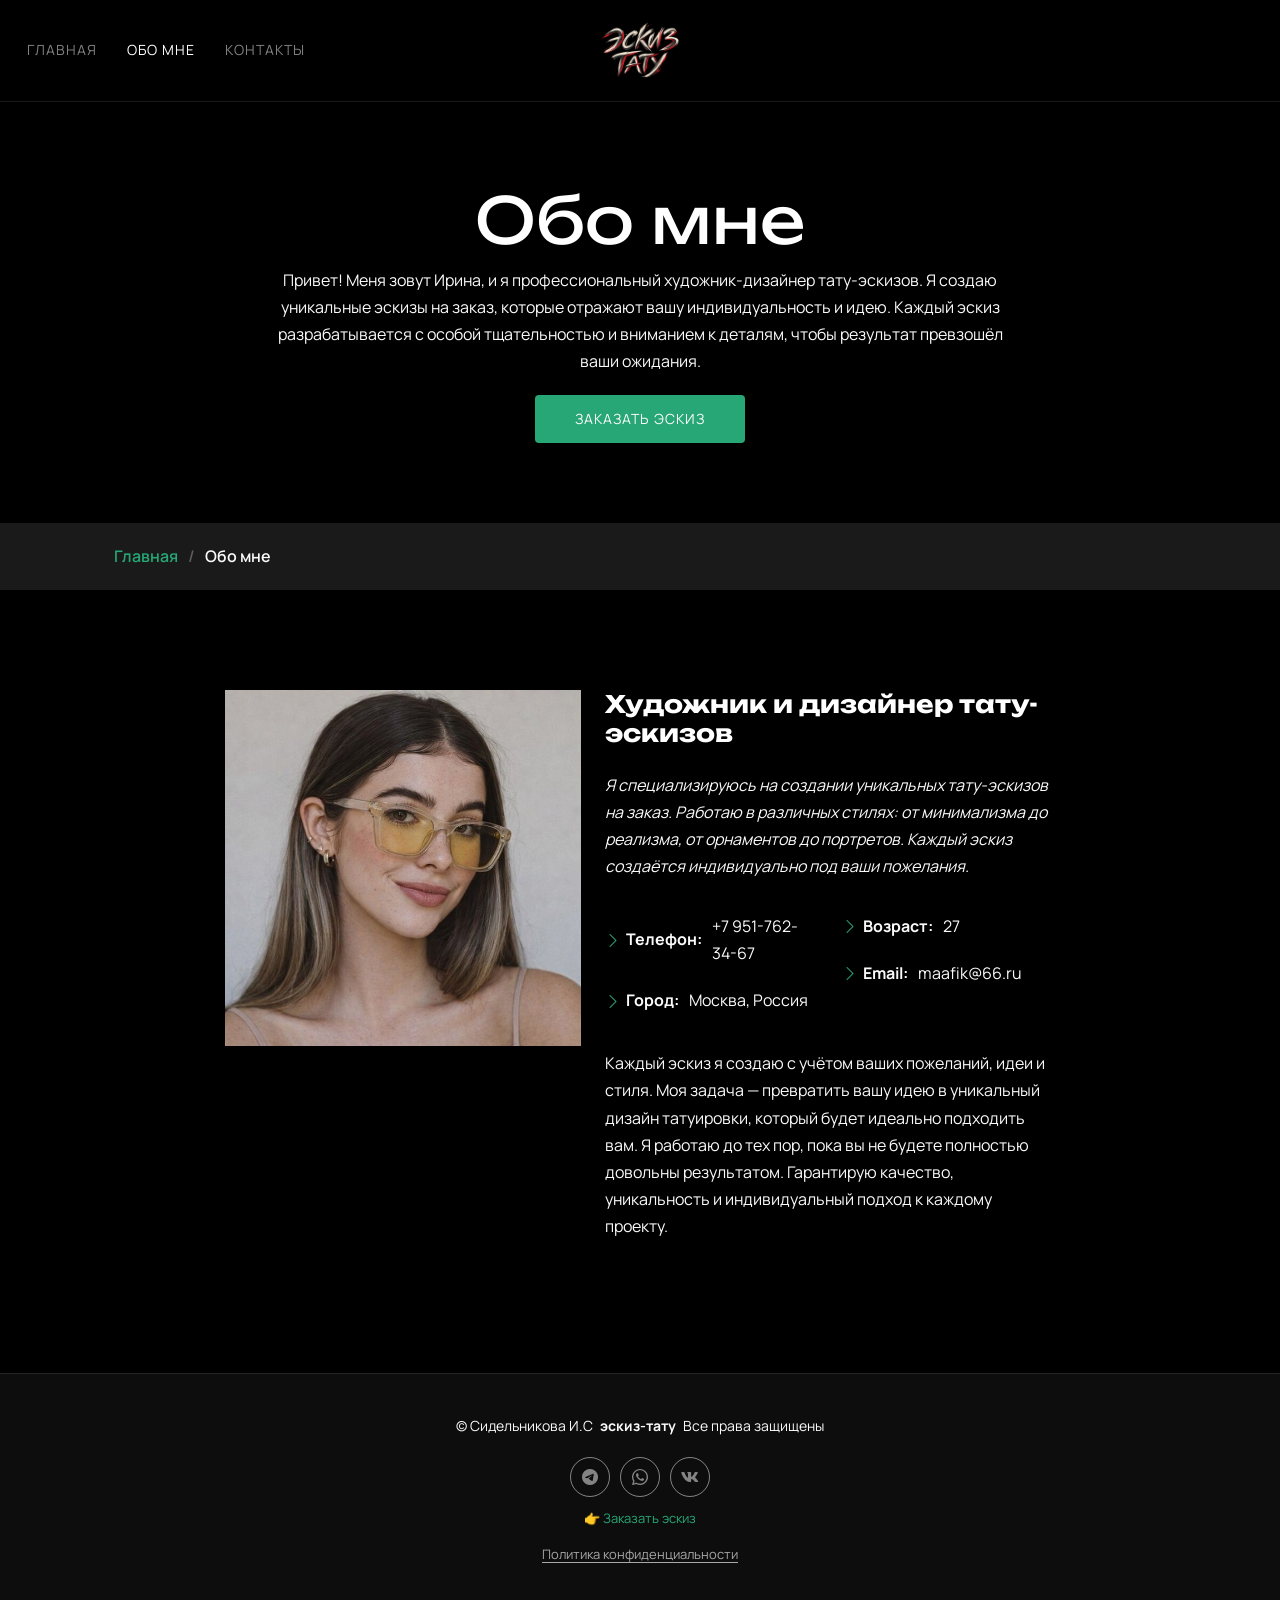
<file: about.html>
<!DOCTYPE html>
<html lang="ru">

<head>
  <meta charset="utf-8">
  <meta content="width=device-width, initial-scale=1.0" name="viewport">
  <title>эскиз-тату — Обо мне</title>
  <meta name="description" content="Обо мне - Ирина, художник и дизайнер тату-эскизов. Создаю уникальные дизайны на заказ с учётом ваших пожеланий.">
  <meta name="keywords" content="обо мне, художник тату, дизайнер эскизов, тату мастер, ирина, портфолио">

  <!-- DNS prefetch for external resources -->
  <link rel="dns-prefetch" href="//fonts.googleapis.com">
  <link rel="dns-prefetch" href="//fonts.gstatic.com">
  <link rel="dns-prefetch" href="//mc.yandex.ru">

  <!-- Favicons -->
  <link rel="icon" href="/favicon.ico" type="image/x-icon">
  <link href="assets/img/favicon.png" rel="icon">
  <link href="assets/img/apple-touch-icon.png" rel="apple-touch-icon">

  <!-- Fonts - optimized -->
  <link rel="preconnect" href="https://fonts.googleapis.com">
  <link rel="preconnect" href="https://fonts.gstatic.com" crossorigin>
  <link rel="preload" href="https://fonts.googleapis.com/css2?family=Manrope:wght@300;400;500;600;700;800&family=Unbounded:wght@400;500;600;700;800&display=swap" as="style" onload="this.onload=null;this.rel='stylesheet'">
  <noscript><link href="https://fonts.googleapis.com/css2?family=Manrope:wght@300;400;500;600;700;800&family=Unbounded:wght@400;500;600;700;800&display=swap" rel="stylesheet"></noscript>


  <!-- Vendor CSS Files -->
  <link href="assets/vendor/bootstrap/css/bootstrap.min.css" rel="stylesheet">
  <link href="assets/vendor/bootstrap-icons/bootstrap-icons.css" rel="stylesheet">
  <link href="assets/vendor/aos/aos.css" rel="stylesheet">
  <link href="assets/vendor/glightbox/css/glightbox.min.css" rel="stylesheet">
  <link href="assets/vendor/swiper/swiper-bundle.min.css" rel="stylesheet">

  <!-- Main CSS File -->
  <link href="assets/css/main.css?v=2.0" rel="stylesheet">

  <link rel="stylesheet" href="https://cdnjs.cloudflare.com/ajax/libs/font-awesome/5.15.2/css/all.min.css"/>


  <!-- =======================================================
  * Template Name: PhotoFolio
  * Template URL: https://bootstrapmade.com/photofolio-bootstrap-photography-website-template/
  * Author: BootstrapMade.com
  ======================================================== -->
  <style>
    /* Логотип в шапке */
    .header-logo { position: absolute; left: 50%; top: 50%; transform: translate(-50%, -50%); display: inline-flex; align-items: center; line-height: 0; z-index: 1; }
    .header-logo img { height: 56px; width: auto; display: block; }
    @media (max-width: 575px) { .header-logo img { height: 44px; } }
  </style>
</head>
<!-- Yandex.Metrika counter -->
<script type="text/javascript">
    (function(m,e,t,r,i,k,a){
        m[i]=m[i]||function(){(m[i].a=m[i].a||[]).push(arguments)};
        m[i].l=1*new Date();
        for (var j = 0; j < document.scripts.length; j++) {if (document.scripts[j].src === r) { return; }}
        k=e.createElement(t),a=e.getElementsByTagName(t)[0],k.async=1,k.src=r,a.parentNode.insertBefore(k,a)
    })(window, document,'script','https://mc.yandex.ru/metrika/tag.js?id=113437921', 'ym');

    ym(113437921, 'init', {ssr:true, webvisor:true, clickmap:true, ecommerce:"dataLayer", referrer: document.referrer, url: location.href, accurateTrackBounce:true, trackLinks:true});
</script>
<noscript><div><img src="https://mc.yandex.ru/watch/113437921" style="position:absolute; left:-9999px;" alt="" /></div></noscript>
<!-- /Yandex.Metrika counter -->

<body class="about-page">

  <header id="header" class="header d-flex align-items-center sticky-top">
    <div class="container-fluid position-relative d-flex align-items-center justify-content-between">

      
      <nav id="navmenu" class="navmenu">
        <ul>
          <li><a href="http://www.tattoosketchirina.online/">Главная<br></a></li>
          <li><a href="http://www.tattoosketchirina.online/about.html" class="active">Обо мне</a></li>
          <li><a href="http://www.tattoosketchirina.online/contact.html">Контакты</a></li>
        </ul>
        <i class="mobile-nav-toggle d-xl-none bi bi-list"></i>
      </nav>

      <a href="http://www.tattoosketchirina.online/" class="header-logo" aria-label="Эскиз тату — на главную"><img src="assets/img/logo-header.png" alt="Эскиз тату" width="78" height="56"></a>

    </div>
  </header>
  <main class="main">

    <!-- Page Title -->
    <div class="page-title" data-aos="fade">
      <div class="heading">
        <div class="container">
          <div class="row d-flex justify-content-center text-center">
            <div class="col-lg-8">
              <h1>Обо мне</h1>
<p class="mb-0">Привет! Меня зовут Ирина, и я профессиональный художник-дизайнер тату-эскизов. 
  Я создаю уникальные эскизы на заказ, которые отражают вашу индивидуальность и идею. 
  Каждый эскиз разрабатывается с особой тщательностью и вниманием к деталям, чтобы результат превзошёл ваши ожидания.</p>

              <a href="http://www.tattoosketchirina.online/contact.html" class="cta-btn">Заказать эскиз<br></a>
            </div>
          </div>
        </div>
      </div>
      <nav class="breadcrumbs">
        <div class="container">
          <ol>
            <li><a href="http://www.tattoosketchirina.online/">Главная</a></li>
            <li class="current">Обо мне</li>
          </ol>
        </div>
      </nav>
    </div><!-- End Page Title -->

    <!-- About Section -->
    <section id="about" class="about section">

      <div class="container" data-aos="fade-up" data-aos-delay="100">

        <div class="row gy-4 justify-content-center">
          <div class="col-lg-4">
            <img src="assets/img/profile-img.png" class="img-fluid" alt="">
          </div>
          <div class="col-lg-5 content">
            <h2>Художник и дизайнер тату-эскизов</h2>
<p class="fst-italic py-3">
 Я специализируюсь на создании уникальных тату-эскизов на заказ. Работаю в различных стилях: от минимализма до реализма, от орнаментов до портретов. Каждый эскиз создаётся индивидуально под ваши пожелания.
</p>

     
            <div class="row">
              <div class="col-lg-6">
                <ul>
                  <li><i class="bi bi-chevron-right"></i> <strong>Телефон:</strong> <span>+7 951-762-34-67</span></li>
                  <li><i class="bi bi-chevron-right"></i> <strong>Город:</strong> <span>Москва, Россия</span></li>
                </ul>
              </div>
              <div class="col-lg-6">
                <ul>
                  <li><i class="bi bi-chevron-right"></i> <strong>Возраст:</strong> <span>27</span></li>
                  <li><i class="bi bi-chevron-right"></i> <strong>Email:</strong> <span>maafik@66.ru</span></li>
                </ul>
              </div>
            </div>
            
<p class="py-3">
   Каждый эскиз я создаю с учётом ваших пожеланий, идеи и стиля. 
  Моя задача — превратить вашу идею в уникальный дизайн татуировки, который будет идеально подходить вам. 
  Я работаю до тех пор, пока вы не будете полностью довольны результатом. 
  Гарантирую качество, уникальность и индивидуальный подход к каждому проекту.
</p>

          </div>
        </div>

      </div>

    </section><!-- /About Section -->

  </main>

  <footer id="footer" class="footer">

    <div class="container">
      <div class="copyright text-center ">
        <p>© <span>Cидельникова И.С</span> <strong class="px-1 sitename">эскиз-тату</strong> <span> Все права защищены</span></p>
      </div>
      <div class="social-links d-flex justify-content-center">
        <a href="#" class="whatsapp" onclick="openTelegramModal(); return false;"><i class="bi bi-facebook"></i></a>
        <a href="#" class="whatsapp" onclick="openWhatsAppModal(); return false;"><i class="bi bi-whatsapp"></i></a>
                <a href="https://vk.me/tattoo_sketchs1"><i class='fab flex-shrink-0'>&#xf189;</i></a>
      </div>
      <div class="credits">
        <!-- All the links in the footer should remain intact. -->
        <!-- You can delete the links only if you've purchased the pro version. -->
        <!-- Licensing information: https://bootstrapmade.com/license/ -->
        <!-- Purchase the pro version with working PHP/AJAX contact form: [buy-url] -->
<a href="http://www.tattoosketchirina.online/contact.html">👉 Заказать эскиз</a>
      </div>
      <div class="text-center">
        <button type="button" class="footer-privacy-link" onclick="openPrivacyModal()">Политика конфиденциальности</button>
      </div>
    </div>

  </footer>

  <!-- WhatsApp Modal -->
  <div class="order-modal" id="whatsappModal" style="display: none;">
    <div class="order-modal__dialog">
      <button class="order-modal__close" type="button" aria-label="Закрыть" onclick="closeWhatsAppModal()">✕</button>
      <div class="order-modal__title">Написать в WhatsApp</div>
      <div class="order-modal__text">
        Для работы WhatsApp в России нужно включить VPN. Если у вас нет VPN, лучше воспользуйтесь ВКонтакте.
      </div>
      <div class="order-modal__actions">
        <a class="order-modal__btn order-modal__btn--wa" href="https://wa.me/79517623467?text=%D0%97%D0%B4%D1%80%D0%B0%D0%B2%D1%81%D1%82%D0%B2%D1%83%D0%B9%D1%82%D0%B5!%20%D0%A5%D0%BE%D1%87%D1%83%20%D0%B7%D0%B0%D0%BA%D0%B0%D0%B7%D0%B0%D1%82%D1%8C%20%D1%8D%D1%81%D0%BA%D0%B8%D0%B7." target="_blank" rel="noopener">
          <span class="order-modal__btn-content">
            <span class="order-modal__btn-main">WhatsApp</span>
            <span class="order-modal__btn-sub">работает с VPN</span>
          </span>
        </a>
<a class="order-modal__btn order-modal__btn--vk" href="https://vk.me/tattoo_sketchs1" target="_blank" rel="noopener">ВКонтакте</a>
      </div>
    </div>
  </div>

  <!-- Telegram Modal -->
  <div class="order-modal" id="telegramModal" style="display: none;">
    <div class="order-modal__dialog">
      <button class="order-modal__close" type="button" aria-label="Закрыть" onclick="closeTelegramModal()">✕</button>
      <div class="order-modal__title">Написать в Telegram</div>
      <div class="order-modal__text">
        Для работы Telegram в России нужно включить VPN. Если у вас нет VPN, лучше воспользуйтесь ВКонтакте.
      </div>
      <div class="order-modal__actions">
        <a class="order-modal__btn order-modal__btn--tg" href="https://t.me/Irinasketchs?text=%D0%97%D0%B4%D1%80%D0%B0%D0%B2%D1%81%D1%82%D0%B2%D1%83%D0%B9%D1%82%D0%B5!%20%D0%A5%D0%BE%D1%87%D1%83%20%D0%B7%D0%B0%D0%BA%D0%B0%D0%B7%D0%B0%D1%82%D1%8C%20%D1%8D%D1%81%D0%BA%D0%B8%D0%B7." target="_blank" rel="noopener">
          <span class="order-modal__btn-content">
            <span class="order-modal__btn-main">Telegram</span>
            <span class="order-modal__btn-sub">работает с VPN</span>
          </span>
                  <a class="order-modal__btn order-modal__btn--vk" href="https://vk.me/tattoo_sketchs1" target="_blank" rel="noopener">ВКонтакте</a>
        </a>
      </div>
    </div>
  </div>

  <!-- WhatsApp Modal -->
  <div class="order-modal" id="whatsappModal" style="display: none;">
    <div class="order-modal__dialog">
      <button class="order-modal__close" type="button" aria-label="Закрыть" onclick="closeWhatsAppModal()">✕</button>
      <div class="order-modal__title">Написать в WhatsApp</div>
      <div class="order-modal__text">
        Для работы WhatsApp в России нужно включить VPN. Если у вас нет VPN, лучше воспользуйтесь ВКонтакте.
      </div>
      <div class="order-modal__actions">
        <a class="order-modal__btn order-modal__btn--wa" href="https://wa.me/79517623467?text=%D0%97%D0%B4%D1%80%D0%B0%D0%B2%D1%81%D1%82%D0%B2%D1%83%D0%B9%D1%82%D0%B5!%20%D0%A5%D0%BE%D1%87%D1%83%20%D0%B7%D0%B0%D0%BA%D0%B0%D0%B7%D0%B0%D1%82%D1%8C%20%D1%8D%D1%81%D0%BA%D0%B8%D0%B7." target="_blank" rel="noopener">
          <span class="order-modal__btn-content">
            <span class="order-modal__btn-main">WhatsApp</span>
            <span class="order-modal__btn-sub">работает с VPN</span>
          </span>
        </a>
        <a class="order-modal__btn order-modal__btn--vk" href="https://vk.me/tattoo_sketchs1" target="_blank" rel="noopener">ВКонтакте</a>
      </div>
    </div>
  </div>

   <!-- Tracking scripts - loaded after page load for better performance -->
  <script>
    // WhatsApp Modal functions
    function openWhatsAppModal() {
      document.getElementById('whatsappModal').style.display = 'flex';
      document.body.style.overflow = 'hidden';
    }
    
    function closeWhatsAppModal() {
      document.getElementById('whatsappModal').style.display = 'none';
      document.body.style.overflow = '';
    }

    // Telegram Modal functions
    function openTelegramModal() {
      document.getElementById('telegramModal').style.display = 'flex';
      document.body.style.overflow = 'hidden';
    }

    function closeTelegramModal() {
      document.getElementById('telegramModal').style.display = 'none';
      document.body.style.overflow = '';
    }
    
    // Close modal when clicking outside
    document.addEventListener('click', function(event) {
      const whatsappModal = document.getElementById('whatsappModal');
      const telegramModal = document.getElementById('telegramModal');
      if (event.target === whatsappModal) {
        closeWhatsAppModal();
      }
      if (event.target === telegramModal) {
        closeTelegramModal();
      }
    });

    window.addEventListener('load', function() {
      setTimeout(function() {
        // Загружаем изображение с задержкой 1 секунду
        const handmadeImage = document.getElementById("handmadeImage");
        if (handmadeImage) {
          handmadeImage.src = "assets/img/gallery/123123123.jpg";
        }
        
        // Top.Mail.Ru counter - DISABLED for performance
        /*
        var _tmr = window._tmr || (window._tmr = []);
        _tmr.push({id: "3636165", type: "pageView", start: (new Date()).getTime()});
        (function (d, w, id) {
          if (d.getElementById(id)) return;
          var ts = d.createElement("script"); ts.type = "text/javascript"; ts.async = true; ts.id = id;
          ts.src = "https://top-fwz1.mail.ru/js/code.js";
          var f = function () {var s = d.getElementsByTagName("script")[0]; s.parentNode.insertBefore(ts, s);};
          if (w.opera == "[object Opera]") { d.addEventListener("DOMContentLoaded", f, false); } else { f(); }
        })(document, window, "tmr-code");
        */

        // TikTok Pixel Code - DISABLED for performance
        /*
        !function (w, d, t) {
          w.TiktokAnalyticsObject=t;var ttq=w[t]=w[t]||[];ttq.methods=["page","track","identify","instances","debug","on","off","once","ready","alias","group","enableCookie","disableCookie","holdConsent","revokeConsent","grantConsent"],ttq.setAndDefer=function(t,e){t[e]=function(){t.push([e].concat(Array.prototype.slice.call(arguments,0)))}};for(var i=0;i<ttq.methods.length;i++)ttq.setAndDefer(ttq,ttq.methods[i]);ttq.instance=function(t){for(
          var e=ttq._i[t]||[],n=0;n<ttq.methods.length;n++)ttq.setAndDefer(e,ttq.methods[n]);return e},ttq.load=function(e,n){var r="https://analytics.tiktok.com/i18n/pixel/events.js",o=n&&n.partner;ttq._i=ttq._i||{},ttq._i[e]=[],ttq._i[e]._u=r,ttq._t=ttq._t||{},ttq._t[e]=+new Date,ttq._o=ttq._o||{},ttq._o[e]=n||{};n=document.createElement("script")
          ;n.type="text/javascript",n.async=!0,n.src=r+"?sdkid="+e+"&lib="+t;e=document.getElementsByTagName("script")[0];e.parentNode.insertBefore(n,e)};
          
            ttq.load('D0GA8H3C77U9TS4J8B10');
            ttq.page();
          }(window, document, 'ttq');
        */
      }, 1000); // Минимальная задержка для будущих скриптов
    });
  </script>
  <!-- Top.Mail.Ru noscript - DISABLED for performance -->
  <!-- <noscript>
    <div><img src="https://top-fwz1.mail.ru/counter?id=3636165;js=na" style="position:absolute;left:-9999px;" alt="Top.Mail.Ru" /></div>
  </noscript> -->


  <!-- Scroll Top -->
  <a href="#" id="scroll-top" class="scroll-top d-flex align-items-center justify-content-center"><i class="bi bi-arrow-up-short"></i></a>

  <!-- Preloader -->
  <div id="preloader">
    <div class="line"></div>
  </div>

  <!-- Critical JS preload -->
  <link rel="preload" href="assets/vendor/bootstrap/js/bootstrap.bundle.min.js" as="script">
  <link rel="preload" href="assets/vendor/aos/aos.js" as="script">
  <link rel="preload" href="assets/js/main.js?v=2.0" as="script">

  <!-- Vendor JS Files -->
  <script src="assets/vendor/bootstrap/js/bootstrap.bundle.min.js" defer></script>
  <script src="assets/vendor/php-email-form/validate.js" defer></script>
  <script src="assets/vendor/aos/aos.js" defer></script>
  <script src="assets/vendor/glightbox/js/glightbox.min.js" defer></script>
  <script src="assets/vendor/swiper/swiper-bundle.min.js" defer></script>

  <!-- Main JS File -->
  <script src="assets/js/main.js?v=2.0" defer></script>

  <!-- WhatsApp Modal functions -->
  <script>
    function openWhatsAppModal() {
      document.getElementById('whatsappModal').style.display = 'flex';
      document.body.style.overflow = 'hidden';
    }
    
    function closeWhatsAppModal() {
      document.getElementById('whatsappModal').style.display = 'none';
      document.body.style.overflow = '';
    }
    
    // Close modal when clicking outside
    document.addEventListener('click', function(event) {
      const whatsappModal = document.getElementById('whatsappModal');
      if (event.target === whatsappModal) {
        closeWhatsAppModal();
      }
    });
  </script>

  <!-- Privacy Policy Modal -->
  <div class="order-modal" id="privacyModal">
    <div class="order-modal__dialog">
      <button class="order-modal__close" type="button" aria-label="Закрыть" onclick="closePrivacyModal()"><i class="bi bi-x-lg"></i></button>

      <div class="order-modal__title" style="font-size: 24px;">Политика конфиденциальности</div>

      <div class="privacy-modal__body">
        <h4>1. Общие положения</h4>
        <p>Сайт www.tattoosketchirina.online (далее — «Сайт») принадлежит Cидельниковой И.С. и предоставляет услуги по разработке авторских тату-эскизов на заказ. Используя Сайт и обращаясь через мессенджеры (Telegram, WhatsApp, ВКонтакте, MAX), вы соглашаетесь с условиями настоящей политики.</p>

        <h4>2. Какие данные собираются</h4>
        <ul>
          <li>Имя и контактные данные, которые вы сообщаете при обращении через мессенджеры;</li>
          <li>Переписка и пожелания по эскизу, необходимые для выполнения заказа;</li>
          <li>Обезличенные технические данные о посещении Сайта (через Яндекс.Метрику): страницы, время визита, устройство, переходы.</li>
        </ul>

        <h4>3. Цели обработки данных</h4>
        <p>Данные используются исключительно для связи с вами, обсуждения деталей заказа, разработки эскиза и улучшения работы Сайта. Данные не передаются третьим лицам и не используются в рекламных рассылках без вашего согласия.</p>

        <h4>4. Оплата и возврат средств</h4>
        <p><strong>После получения оплаты и до утверждения финального варианта я вношу правки и дорабатываю эскиз, пока вы не подтвердите, что результат вас устраивает.</strong> Однако после того как готовая работа передана заказчику, возврат денежных средств не производится — в том числе в случае, если итоговый эскиз в итоге не понравился. Пожалуйста, внимательно проговаривайте пожелания и принимайте работу только после того, как результат полностью вас устроит.</p>

        <h4>5. Cookies и аналитика</h4>
        <p>Сайт использует счётчик Яндекс.Метрика для сбора обезличенной статистики посещаемости. Вы можете отключить cookies в настройках браузера — это не повлияет на возможность связаться со мной через мессенджеры.</p>

        <h4>6. Права пользователя</h4>
        <p>Вы можете запросить удаление переданных мне данных (переписки, контактов) в любой момент, написав об этом в любом из мессенджеров, указанных на Сайте.</p>

        <h4>7. Контакты</h4>
        <p>По всем вопросам, связанным с настоящей политикой, пишите через Telegram, WhatsApp или ВКонтакте — ссылки доступны в шапке и в футере Сайта.</p>
      </div>
    </div>
  </div>

  <script>
    function openPrivacyModal(e) {
      if (e) e.preventDefault();
      var m = document.getElementById('privacyModal');
      if (!m) return;
      m.classList.add('open');
      document.body.style.overflow = 'hidden';
    }

    function closePrivacyModal() {
      var m = document.getElementById('privacyModal');
      if (!m) return;
      m.classList.remove('open');
      document.body.style.overflow = '';
    }

    document.addEventListener('click', function (event) {
      var privacyModal = document.getElementById('privacyModal');
      if (privacyModal && event.target === privacyModal) closePrivacyModal();
    });

    document.addEventListener('keydown', function (e) {
      if (e.key !== 'Escape') return;
      var privacyModal = document.getElementById('privacyModal');
      if (privacyModal && privacyModal.classList.contains('open')) closePrivacyModal();
    });
  </script>

</body>

</html>
</file>
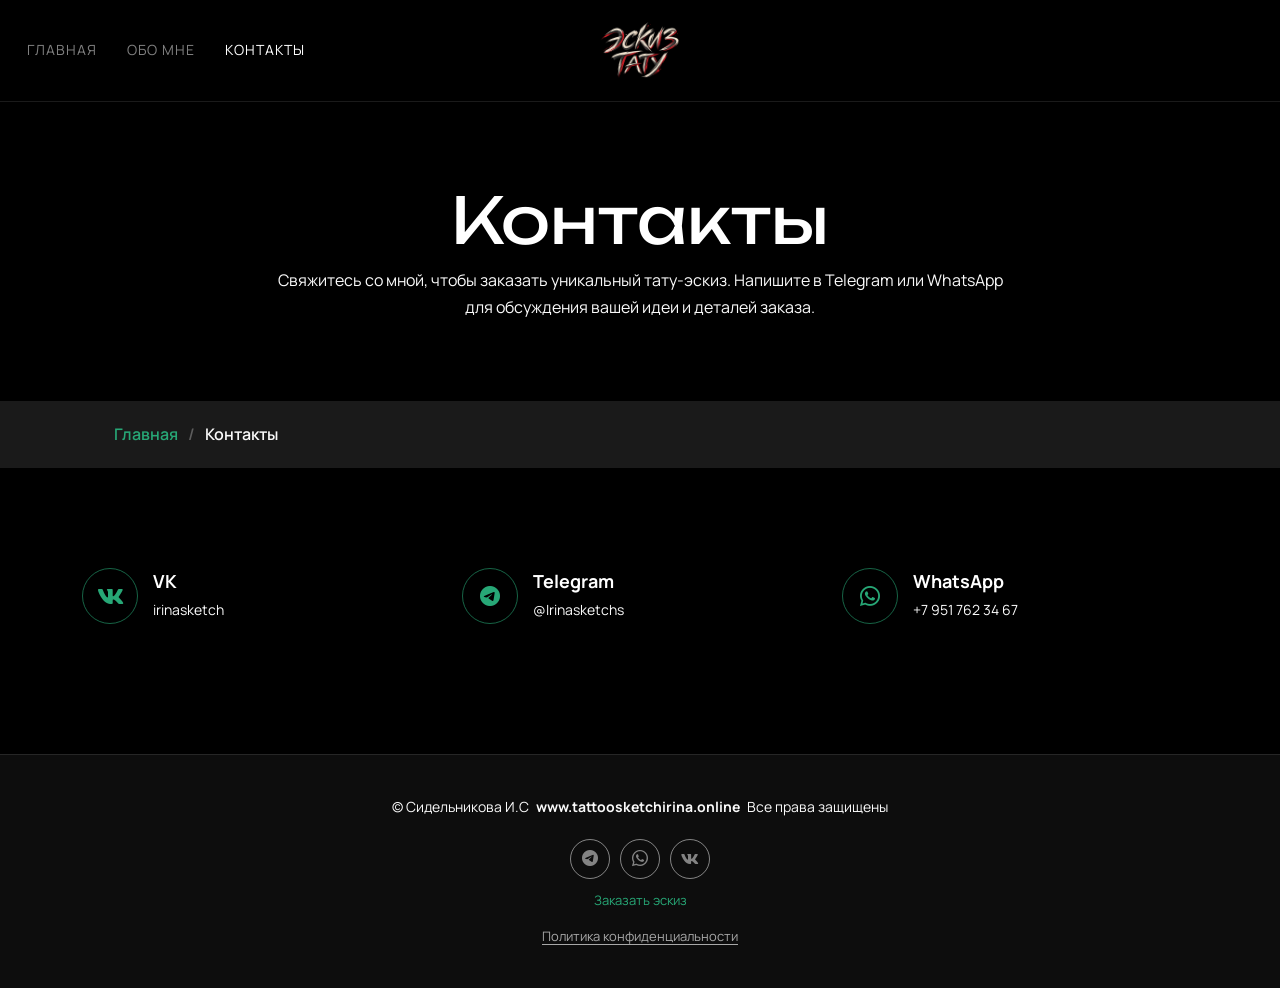
<file: contact.html>
<!DOCTYPE html>
<html lang="ru">

<head>
  <meta charset="utf-8">
  <meta content="width=device-width, initial-scale=1.0" name="viewport">
  <title>Контакты | Заказать эскиз тату | Ирина | www.tattoosketchirina.online</title>
  <meta name="description" content="Контакты для заказа эскиза тату. Свяжитесь со мной через Telegram или WhatsApp. Быстрая консультация и обсуждение вашего уникального дизайна.">
  <meta name="keywords" content="контакты заказать эскиз тату, телефон художника тату, telegram тату дизайнер, whatsapp заказать тату, контакты ирина эскизы">

  <!-- Favicons -->
  <link href="assets/img/favicon.png" rel="icon">
  <link rel="icon" href="/favicon.ico" type="image/x-icon">
  <link href="assets/img/apple-touch-icon.png" rel="apple-touch-icon">

  <!-- Fonts -->
  <link href="https://fonts.googleapis.com" rel="preconnect">
  <link href="https://fonts.gstatic.com" rel="preconnect" crossorigin>
  <link href="https://fonts.googleapis.com/css2?family=Manrope:wght@300;400;500;600;700;800&family=Unbounded:wght@400;500;600;700;800&display=swap" rel="stylesheet" media="print" onload="this.media='all'">
  <noscript><link href="https://fonts.googleapis.com/css2?family=Manrope:wght@300;400;500;600;700;800&family=Unbounded:wght@400;500;600;700;800&display=swap" rel="stylesheet"></noscript>

  <!-- Vendor CSS Files -->
  <link href="assets/vendor/bootstrap/css/bootstrap.min.css" rel="stylesheet">
  <link href="assets/vendor/bootstrap-icons/bootstrap-icons.css" rel="stylesheet">
  <link href="assets/vendor/aos/aos.css" rel="stylesheet">
  <link href="assets/vendor/glightbox/css/glightbox.min.css" rel="stylesheet">
  <link href="assets/vendor/swiper/swiper-bundle.min.css" rel="stylesheet">

  <!-- Main CSS File -->
  <link href="assets/css/main.css?v=2.0" rel="stylesheet">


<link rel="stylesheet" href="https://cdnjs.cloudflare.com/ajax/libs/font-awesome/5.15.2/css/all.min.css"/>

  <!-- =======================================================
  * Template Name: PhotoFolio
  * Template URL: https://bootstrapmade.com/photofolio-bootstrap-photography-website-template/
  * Updated: Aug 07 2024 with Bootstrap v5.3.3
  * Author: BootstrapMade.com
  * License: https://bootstrapmade.com/license/
  ======================================================== -->
  <style>
    /* Логотип в шапке */
    .header-logo { position: absolute; left: 50%; top: 50%; transform: translate(-50%, -50%); display: inline-flex; align-items: center; line-height: 0; z-index: 1; }
    .header-logo img { height: 56px; width: auto; display: block; }
    @media (max-width: 575px) { .header-logo img { height: 44px; } }
  </style>
</head>

<!-- Yandex.Metrika counter -->
<script type="text/javascript">
    (function(m,e,t,r,i,k,a){
        m[i]=m[i]||function(){(m[i].a=m[i].a||[]).push(arguments)};
        m[i].l=1*new Date();
        for (var j = 0; j < document.scripts.length; j++) {if (document.scripts[j].src === r) { return; }}
        k=e.createElement(t),a=e.getElementsByTagName(t)[0],k.async=1,k.src=r,a.parentNode.insertBefore(k,a)
    })(window, document,'script','https://mc.yandex.ru/metrika/tag.js?id=113437921', 'ym');

    ym(113437921, 'init', {ssr:true, webvisor:true, clickmap:true, ecommerce:"dataLayer", referrer: document.referrer, url: location.href, accurateTrackBounce:true, trackLinks:true});
</script>
<noscript><div><img src="https://mc.yandex.ru/watch/113437921" style="position:absolute; left:-9999px;" alt="" /></div></noscript>
<!-- /Yandex.Metrika counter -->


<body class="contact-page">

  <header id="header" class="header d-flex align-items-center sticky-top">
    <div class="container-fluid position-relative d-flex align-items-center justify-content-between">

      

      <nav id="navmenu" class="navmenu">
        <ul>
          <li><a href="index.html">Главная<br></a></li>
          <li><a href="about.html">Обо мне</a></li>
          <li><a href="contact.html" class="active">Контакты</a></li>
        </ul>
        <i class="mobile-nav-toggle d-xl-none bi bi-list"></i>
      </nav>

      <a href="index.html" class="header-logo" aria-label="Эскиз тату — на главную"><img src="assets/img/logo-header.png" alt="Эскиз тату" width="78" height="56"></a>

    </div>
  </header>

  <main class="main">

    <!-- Page Title -->
    <div class="page-title" data-aos="fade">
      <div class="heading">
        <div class="container">
          <div class="row d-flex justify-content-center text-center">
            <div class="col-lg-8">
              <h1>Контакты</h1>
              <p class="mb-0">Свяжитесь со мной, чтобы заказать уникальный тату-эскиз. Напишите в Telegram или WhatsApp для обсуждения вашей идеи и деталей заказа.</p>
            </div>
          </div>
        </div>
      </div>
      <nav class="breadcrumbs">
        <div class="container">
          <ol>
            <li><a href="index.html">Главная</a></li>
            <li class="current">Контакты</li>
          </ol>
        </div>
      </nav>
    </div><!-- End Page Title -->

    <!-- contact Section -->
    <section id="contact" class="contact section">

      <div class="container" data-aos="fade-up" data-aos-delay="100">

        <div class="info-wrap" data-aos="fade-up" data-aos-delay="200">
          <div class="row gy-5">


                        <div class="col-lg-4">
              <div class="info-item d-flex align-items-center">
                <a href="https://vk.me/tattoo_sketchs1" style="text-decoration: none; color: inherit;" class="d-flex align-items-center">
                  <i style='font-size:24px' class='fab flex-shrink-0'>&#xf189;</i>
                  <div>
                    <h3>VK</h3>
                    <p>irinasketch</p>
                  </div>
                </a>
              </div>
            </div><!-- End Info Item -->

                        <div class="col-lg-4">
              <div class="info-item d-flex align-items-center">
                <a href="https://t.me/Irinasketchs" target="_blank" style="text-decoration: none; color: inherit;" class="d-flex align-items-center">
                  <i class="bi bi-telephone flex-shrink-0"></i>
                  <div>
                    <h3>Telegram</h3>
                    <p>@Irinasketchs</p>
                  </div>
                </a>
              </div>
            </div><!-- End Info Item -->

            <div class="col-lg-4">
              <div class="info-item d-flex align-items-center">
                <a href="https://wa.me/79517623467" target="_blank" style="text-decoration: none; color: inherit;" class="d-flex align-items-center">
                  <i class="bi bi-geo-alt flex-shrink-0"></i>
                  <div>
                    <h3>WhatsApp</h3>
                    <p>+7 951 762 34 67</p>
                  </div>
                </a>
              </div>
            </div><!-- End Info Item -->
            
            
          </div>
        </div>

        
      </div>

    </section><!-- /contact Section -->

  </main>
  <!-- Telegram Modal -->
  <div class="order-modal" id="telegramModal" style="display: none;">
    <div class="order-modal__dialog">
      <button class="order-modal__close" type="button" aria-label="Закрыть" onclick="closeTelegramModal()">✕</button>
      <div class="order-modal__title">Написать в Telegram</div>
      <div class="order-modal__text">
        Для работы Telegram в России нужно включить VPN. Если у вас нет VPN, лучше воспользуйтесь ВКонтакте.
      </div>
      <div class="order-modal__actions">
        <a class="order-modal__btn order-modal__btn--tg" href="https://t.me/Irinasketchs?text=%D0%97%D0%B4%D1%80%D0%B0%D0%B2%D1%81%D1%82%D0%B2%D1%83%D0%B9%D1%82%D0%B5!%20%D0%A5%D0%BE%D1%87%D1%83%20%D0%B7%D0%B0%D0%BA%D0%B0%D0%B7%D0%B0%D1%82%D1%8C%20%D1%8D%D1%81%D0%BA%D0%B8%D0%B7." target="_blank" rel="noopener">
          <span class="order-modal__btn-content">
            <span class="order-modal__btn-main">Telegram</span>
            <span class="order-modal__btn-sub">работает с VPN</span>
          </span>
                  <a class="order-modal__btn order-modal__btn--vk" href="https://vk.me/tattoo_sketchs1" target="_blank" rel="noopener">ВКонтакте</a>
        </a>
      </div>
    </div>
  </div>

  <!-- WhatsApp Modal -->
  <div class="order-modal" id="whatsappModal" style="display: none;">
    <div class="order-modal__dialog">
      <button class="order-modal__close" type="button" aria-label="Закрыть" onclick="closeWhatsAppModal()">✕</button>
      <div class="order-modal__title">Написать в WhatsApp</div>
      <div class="order-modal__text">
        Для работы WhatsApp в России нужно включить VPN. Если у вас нет VPN, лучше воспользуйтесь ВКонтакте.
      </div>
      <div class="order-modal__actions">
        <a class="order-modal__btn order-modal__btn--wa" href="https://wa.me/79517623467?text=%D0%97%D0%B4%D1%80%D0%B0%D0%B2%D1%81%D1%82%D0%B2%D1%83%D0%B9%D1%82%D0%B5!%20%D0%A5%D0%BE%D1%87%D1%83%20%D0%B7%D0%B0%D0%BA%D0%B0%D0%B7%D0%B0%D1%82%D1%8C%20%D1%8D%D1%81%D0%BA%D0%B8%D0%B7." target="_blank" rel="noopener">
          <span class="order-modal__btn-content">
            <span class="order-modal__btn-main">WhatsApp</span>
            <span class="order-modal__btn-sub">работает с VPN</span>
          </span>
        </a>
        <a class="order-modal__btn order-modal__btn--vk" href="https://vk.me/tattoo_sketchs1" target="_blank" rel="noopener">ВКонтакте</a>
      </div>
    </div>
  </div>

   <!-- Tracking scripts - loaded after page load for better performance -->
  <script>
    // WhatsApp Modal functions
    function openWhatsAppModal() {
      document.getElementById('whatsappModal').style.display = 'flex';
      document.body.style.overflow = 'hidden';
    }
    
    function closeWhatsAppModal() {
      document.getElementById('whatsappModal').style.display = 'none';
      document.body.style.overflow = '';
    }

    // Telegram Modal functions
    function openTelegramModal() {
      document.getElementById('telegramModal').style.display = 'flex';
      document.body.style.overflow = 'hidden';
    }

    function closeTelegramModal() {
      document.getElementById('telegramModal').style.display = 'none';
      document.body.style.overflow = '';
    }
    
    // Close modal when clicking outside
    document.addEventListener('click', function(event) {
      const whatsappModal = document.getElementById('whatsappModal');
      const telegramModal = document.getElementById('telegramModal');
      if (event.target === whatsappModal) {
        closeWhatsAppModal();
      }
      if (event.target === telegramModal) {
        closeTelegramModal();
      }
    });

    window.addEventListener('load', function() {
      setTimeout(function() {
        // Загружаем изображение с задержкой 1 секунду
        const handmadeImage = document.getElementById("handmadeImage");
        if (handmadeImage) {
          handmadeImage.src = "assets/img/gallery/123123123.jpg";
        }
        
        // Top.Mail.Ru counter - DISABLED for performance
        /*
        var _tmr = window._tmr || (window._tmr = []);
        _tmr.push({id: "3636165", type: "pageView", start: (new Date()).getTime()});
        (function (d, w, id) {
          if (d.getElementById(id)) return;
          var ts = d.createElement("script"); ts.type = "text/javascript"; ts.async = true; ts.id = id;
          ts.src = "https://top-fwz1.mail.ru/js/code.js";
          var f = function () {var s = d.getElementsByTagName("script")[0]; s.parentNode.insertBefore(ts, s);};
          if (w.opera == "[object Opera]") { d.addEventListener("DOMContentLoaded", f, false); } else { f(); }
        })(document, window, "tmr-code");
        */

        // TikTok Pixel Code - DISABLED for performance
        /*
        !function (w, d, t) {
          w.TiktokAnalyticsObject=t;var ttq=w[t]=w[t]||[];ttq.methods=["page","track","identify","instances","debug","on","off","once","ready","alias","group","enableCookie","disableCookie","holdConsent","revokeConsent","grantConsent"],ttq.setAndDefer=function(t,e){t[e]=function(){t.push([e].concat(Array.prototype.slice.call(arguments,0)))}};for(var i=0;i<ttq.methods.length;i++)ttq.setAndDefer(ttq,ttq.methods[i]);ttq.instance=function(t){for(
          var e=ttq._i[t]||[],n=0;n<ttq.methods.length;n++)ttq.setAndDefer(e,ttq.methods[n]);return e},ttq.load=function(e,n){var r="https://analytics.tiktok.com/i18n/pixel/events.js",o=n&&n.partner;ttq._i=ttq._i||{},ttq._i[e]=[],ttq._i[e]._u=r,ttq._t=ttq._t||{},ttq._t[e]=+new Date,ttq._o=ttq._o||{},ttq._o[e]=n||{};n=document.createElement("script")
          ;n.type="text/javascript",n.async=!0,n.src=r+"?sdkid="+e+"&lib="+t;e=document.getElementsByTagName("script")[0];e.parentNode.insertBefore(n,e)};
          
            ttq.load('D0GA8H3C77U9TS4J8B10');
            ttq.page();
          }(window, document, 'ttq');
        */
      }, 1000); // Минимальная задержка для будущих скриптов
    });
  </script>
  <!-- Top.Mail.Ru noscript - DISABLED for performance -->
  <!-- <noscript>
    <div><img src="https://top-fwz1.mail.ru/counter?id=3636165;js=na" style="position:absolute;left:-9999px;" alt="Top.Mail.Ru" /></div>
  </noscript> -->
  <footer id="footer" class="footer">

    <div class="container">
      <div class="copyright text-center ">
        <p>© <span>Cидельникова И.С</span> <strong class="px-1 sitename"><a href="https://www.tattoosketchirina.online/" style="color: inherit; text-decoration: none;">www.tattoosketchirina.online</a></strong> <span> Все права защищены</span></p>
      </div>
      <div class="social-links d-flex justify-content-center">
        <a href="#" class="whatsapp" onclick="openTelegramModal(); return false;"><i class="bi bi-facebook"></i></a>
        <a href="#" class="whatsapp" onclick="openWhatsAppModal(); return false;"><i class="bi bi-whatsapp"></i></a>
        <a href="https://vk.me/tattoo_sketchs1"><i class='fab flex-shrink-0'>&#xf189;</i></a>
      </div>
      <div class="credits">
        <!-- All the links in the footer should remain intact. -->
        <!-- You can delete the links only if you've purchased the pro version. -->
        <!-- Licensing information: https://bootstrapmade.com/license/ -->
        <!-- Purchase the pro version with working PHP/AJAX contact form: [buy-url] -->
        <a href="contact.html">Заказать эскиз</a>
      </div>
      <div class="text-center">
        <button type="button" class="footer-privacy-link" onclick="openPrivacyModal()">Политика конфиденциальности</button>
      </div>
    </div>

  </footer>

  <!-- Scroll Top -->
  <a href="#" id="scroll-top" class="scroll-top d-flex align-items-center justify-content-center"><i class="bi bi-arrow-up-short"></i></a>

  <!-- Preloader -->
  <div id="preloader">
    <div class="line"></div>
  </div>

  <!-- Vendor JS Files -->
  <script src="assets/vendor/bootstrap/js/bootstrap.bundle.min.js" defer></script>
  <script src="assets/vendor/php-email-form/validate.js" defer></script>
  <script src="assets/vendor/aos/aos.js" defer></script>
  <script src="assets/vendor/glightbox/js/glightbox.min.js" defer></script>
  <script src="assets/vendor/swiper/swiper-bundle.min.js" defer></script>

  <!-- Main JS File -->
  <script src="assets/js/main.js?v=2.0" defer></script>

  <!-- Privacy Policy Modal -->
  <div class="order-modal" id="privacyModal">
    <div class="order-modal__dialog">
      <button class="order-modal__close" type="button" aria-label="Закрыть" onclick="closePrivacyModal()"><i class="bi bi-x-lg"></i></button>

      <div class="order-modal__title" style="font-size: 24px;">Политика конфиденциальности</div>

      <div class="privacy-modal__body">
        <h4>1. Общие положения</h4>
        <p>Сайт www.tattoosketchirina.online (далее — «Сайт») принадлежит Cидельниковой И.С. и предоставляет услуги по разработке авторских тату-эскизов на заказ. Используя Сайт и обращаясь через мессенджеры (Telegram, WhatsApp, ВКонтакте, MAX), вы соглашаетесь с условиями настоящей политики.</p>

        <h4>2. Какие данные собираются</h4>
        <ul>
          <li>Имя и контактные данные, которые вы сообщаете при обращении через мессенджеры;</li>
          <li>Переписка и пожелания по эскизу, необходимые для выполнения заказа;</li>
          <li>Обезличенные технические данные о посещении Сайта (через Яндекс.Метрику): страницы, время визита, устройство, переходы.</li>
        </ul>

        <h4>3. Цели обработки данных</h4>
        <p>Данные используются исключительно для связи с вами, обсуждения деталей заказа, разработки эскиза и улучшения работы Сайта. Данные не передаются третьим лицам и не используются в рекламных рассылках без вашего согласия.</p>

        <h4>4. Оплата и возврат средств</h4>
        <p><strong>После получения оплаты и до утверждения финального варианта я вношу правки и дорабатываю эскиз, пока вы не подтвердите, что результат вас устраивает.</strong> Однако после того как готовая работа передана заказчику, возврат денежных средств не производится — в том числе в случае, если итоговый эскиз в итоге не понравился. Пожалуйста, внимательно проговаривайте пожелания и принимайте работу только после того, как результат полностью вас устроит.</p>

        <h4>5. Cookies и аналитика</h4>
        <p>Сайт использует счётчик Яндекс.Метрика для сбора обезличенной статистики посещаемости. Вы можете отключить cookies в настройках браузера — это не повлияет на возможность связаться со мной через мессенджеры.</p>

        <h4>6. Права пользователя</h4>
        <p>Вы можете запросить удаление переданных мне данных (переписки, контактов) в любой момент, написав об этом в любом из мессенджеров, указанных на Сайте.</p>

        <h4>7. Контакты</h4>
        <p>По всем вопросам, связанным с настоящей политикой, пишите через Telegram, WhatsApp или ВКонтакте — ссылки доступны в шапке и в футере Сайта.</p>
      </div>
    </div>
  </div>

  <script>
    function openPrivacyModal(e) {
      if (e) e.preventDefault();
      var m = document.getElementById('privacyModal');
      if (!m) return;
      m.classList.add('open');
      document.body.style.overflow = 'hidden';
    }

    function closePrivacyModal() {
      var m = document.getElementById('privacyModal');
      if (!m) return;
      m.classList.remove('open');
      document.body.style.overflow = '';
    }

    document.addEventListener('click', function (event) {
      var privacyModal = document.getElementById('privacyModal');
      if (privacyModal && event.target === privacyModal) closePrivacyModal();
    });

    document.addEventListener('keydown', function (e) {
      if (e.key !== 'Escape') return;
      var privacyModal = document.getElementById('privacyModal');
      if (privacyModal && privacyModal.classList.contains('open')) closePrivacyModal();
    });
  </script>

</body>

</html>
</file>
<file: assets/css/main.css>
/**
* Template Name: PhotoFolio
* Template URL: https://bootstrapmade.com/photofolio-bootstrap-photography-website-template/
* Updated: Aug 07 2024 with Bootstrap v5.3.3
* Author: BootstrapMade.com
* License: https://bootstrapmade.com/license/
*/

/*--------------------------------------------------------------
# Font & Color Variables
# Help: https://bootstrapmade.com/color-system/
--------------------------------------------------------------*/
/* Fonts */
:root {
  --default-font: "Manrope",  system-ui, -apple-system, "Segoe UI", Roboto, "Helvetica Neue", Arial, "Noto Sans", "Liberation Sans", sans-serif, "Apple Color Emoji", "Segoe UI Emoji", "Segoe UI Symbol", "Noto Color Emoji";
  --heading-font: "Unbounded",  sans-serif;
  --nav-font: "Manrope",  sans-serif;
}

/* Global Colors - The following color variables are used throughout the website. Updating them here will change the color scheme of the entire website */
:root { 
  --background-color: #000000; /* Background color for the entire website, including individual sections */
  --default-color: #fafafa; /* Default color used for the majority of the text content across the entire website */
  --heading-color: #ffffff; /* Color for headings, subheadings and title throughout the website */
  --accent-color: #27a776; /* Accent color that represents your brand on the website. It's used for buttons, links, and other elements that need to stand out */
  --surface-color: #1a1a1a; /* The surface color is used as a background of boxed elements within sections, such as cards, icon boxes, or other elements that require a visual separation from the global background. */
  --contrast-color: #ffffff; /* Contrast color for text, ensuring readability against backgrounds of accent, heading, or default colors. */
}

/* Nav Menu Colors - The following color variables are used specifically for the navigation menu. They are separate from the global colors to allow for more customization options */
:root {
  --nav-color: rgba(255, 255, 255, 0.5);  /* The default color of the main navmenu links */
  --nav-hover-color: #ffffff; /* Applied to main navmenu links when they are hovered over or active */
  --nav-mobile-background-color: #1a1a1a; /* Used as the background color for mobile navigation menu */
  --nav-dropdown-background-color: #1a1a1a; /* Used as the background color for dropdown items that appear when hovering over primary navigation items */
  --nav-dropdown-color: rgba(255, 255, 255, 0.5); /* Used for navigation links of the dropdown items in the navigation menu. */
  --nav-dropdown-hover-color: #ffffff; /* Similar to --nav-hover-color, this color is applied to dropdown navigation links when they are hovered over. */
}

/* Color Presets - These classes override global colors when applied to any section or element, providing reuse of the sam color scheme. */

.light-background {
  --background-color: #1a1a1a;
  --surface-color: #343434;
}

.dark-background {
  --background-color: #060606;
  --default-color: #ffffff;
  --heading-color: #ffffff;
  --surface-color: #252525;
  --contrast-color: #ffffff;
}

/* Smooth scroll */
:root {
  scroll-behavior: smooth;
}

/*--------------------------------------------------------------
# General Styling & Shared Classes
--------------------------------------------------------------*/
body {
  color: var(--default-color);
  background-color: var(--background-color);
  font-family: var(--default-font);
}

a {
  color: var(--accent-color);
  text-decoration: none;
  transition: 0.3s;
}

a:hover {
  color: color-mix(in srgb, var(--accent-color), transparent 25%);
  text-decoration: none;
}

h1,
h2,
h3,
h4,
h5,
h6 {
  color: var(--heading-color);
  font-family: var(--heading-font);
}

/* PHP Email Form Messages
------------------------------*/
.php-email-form .error-message {
  display: none;
  background: #df1529;
  color: #ffffff;
  text-align: left;
  padding: 15px;
  margin-bottom: 24px;
  font-weight: 600;
}

.php-email-form .sent-message {
  display: none;
  color: #ffffff;
  background: #059652;
  text-align: center;
  padding: 15px;
  margin-bottom: 24px;
  font-weight: 600;
}

.php-email-form .loading {
  display: none;
  background: var(--surface-color);
  text-align: center;
  padding: 15px;
  margin-bottom: 24px;
}

.php-email-form .loading:before {
  content: "";
  display: inline-block;
  border-radius: 50%;
  width: 24px;
  height: 24px;
  margin: 0 10px -6px 0;
  border: 3px solid var(--accent-color);
  border-top-color: var(--surface-color);
  animation: php-email-form-loading 1s linear infinite;
}

@keyframes php-email-form-loading {
  0% {
      transform: rotate(0deg);
  }

  100% {
      transform: rotate(360deg);
  }
}

body {
  font-family: var(--default-font);
  margin: 0;
  padding: 0;
  background: #000;
  color: #fff;
  line-height: 1.7;
}

.overlay {
  position: fixed;
  top: 0;
  left: 0;
  width: 100%;
  height: 100%;
  background: rgba(0, 0, 0, 0.9);
}

.order-modal {
  position: fixed;
  inset: 0;
  display: none;
  align-items: center;
  justify-content: center;
  background: rgba(0, 0, 0, 0.78);
  backdrop-filter: blur(4px);
  padding: 0;
  z-index: 10500;
  overflow: hidden;
  overscroll-behavior: contain;
  padding-top: env(safe-area-inset-top, 0px);
  padding-bottom: env(safe-area-inset-bottom, 0px);
}

.order-modal.open {
  display: flex;
}

.order-modal__dialog {
  position: relative;
  background: radial-gradient(circle at 15% 15%, rgba(255, 108, 61, 0.12), transparent 40%),
              radial-gradient(circle at 80% 0%, rgba(255, 60, 125, 0.14), transparent 45%),
              #0b0b0f;
  border: 1px solid rgba(255, 255, 255, 0.06);
  box-shadow: 0 20px 60px rgba(0, 0, 0, 0.55);
  border-radius: 18px;
  max-width: 840px;
  width: 100%;
  padding: 32px 28px 26px;
  color: #f8f8f8;
  box-sizing: border-box;
  max-height: 100vh; /* fallback */
  max-height: 100svh;
  max-height: 100dvh;
  overflow-x: hidden;
  overflow-y: auto;
  overscroll-behavior: contain;
  -webkit-overflow-scrolling: touch;
}

.order-modal__dialog--sm {
  max-width: 460px;
}

.order-modal__close {
  position: absolute;
  top: 12px;
  right: 12px;
  width: 28px;
  height: 28px;
  border-radius: 50%;
  background: rgba(255, 255, 255, 0.08);
  border: 1px solid rgba(255, 255, 255, 0.08);
  color: #fff;
  font-size: 16px;
  display: grid;
  place-items: center;
  cursor: pointer;
  transition: 0.25s;
}

.order-modal__close:hover {
  background: rgba(255, 255, 255, 0.16);
}

.order-modal__title {
  text-align: center;
  font-size: clamp(24px, 2.8vw, 32px);
  margin: 6px 0 12px;
  font-weight: 800;
}

.order-modal__text {
  text-align: center;
  color: rgba(255, 255, 255, 0.82);
  line-height: 1.55;
  max-width: 700px;
  margin: 0 auto 24px;
  font-size: 16px;
}

.order-modal__actions {
  display: grid;
  grid-template-columns: 1fr;
  gap: 12px;
  margin-bottom: 18px;
}

.order-modal__btn {
  display: inline-flex;
  align-items: center;
  justify-content: center;
  padding: 12px 16px;
  border-radius: 12px;
  border: 1px solid rgba(255, 255, 255, 0.14);
  background: rgba(255, 255, 255, 0.04);
  cursor: pointer;
  transition: border-color 0.25s ease, background 0.25s ease, color 0.25s ease, transform 0.2s ease;
  width: 100%;
  color: #f4f4f4;
}

.order-modal__btn:hover {
  transform: translateY(-1px);
  border-color: rgba(255, 60, 61, 0.45);
  background: rgba(255, 60, 61, 0.06);
  color: #ff3c3d;
}

.order-modal__btn:focus-visible {
  outline: 2px solid #ff3c3d;
  outline-offset: 3px;
}

.order-modal__btn-content {
  display: flex;
  flex-direction: row;
  align-items: center;
  justify-content: center;
  gap: 10px;
  width: 100%;
}

.order-modal__btn-text {
  display: flex;
  flex-direction: column;
  align-items: flex-start;
  text-align: left;
}

.order-modal__btn-main {
  font-size: 15px;
  font-weight: 800;
  text-transform: uppercase;
  letter-spacing: 0.3px;
  line-height: 1.2;
}

.order-modal__btn-sub {
  font-size: 10.5px;
  opacity: 0.8;
  line-height: 1.2;
  text-transform: none;
  letter-spacing: normal;
}

.order-modal__btn-phone {
  font-size: 10px;
  opacity: 0.7;
  line-height: 1.2;
}

.order-modal__btn-icon {
  font-size: 20px;
  line-height: 1;
  display: inline-flex;
  flex-shrink: 0;
  color: inherit;
}

/* MAX icon: use the official background-image technique from maxicons.ru,
   inverted to white for the dark button (same trick already used elsewhere
   on the site), then swapped to a red-tinted filter on hover to match the
   other icons/text turning red. */
.order-modal__btn-icon--max {
  width: 20px;
  height: 20px;
  background: url('https://maxicons.ru/icons/Max_logo_black.svg') center / contain no-repeat;
  filter: brightness(0) invert(1);
  transition: filter 0.25s ease;
}

.order-modal__btn:hover .order-modal__btn-icon--max {
  filter: brightness(0) saturate(100%) invert(27%) sepia(94%) saturate(7482%) hue-rotate(357deg) brightness(101%) contrast(101%);
}

/* Order modal: button leading to the "examples" popup */
.order-examples-trigger {
  display: inline-flex;
  align-items: center;
  justify-content: center;
  gap: 8px;
  width: 100%;
  padding: 13px 18px;
  border-radius: 12px;
  border: 1px solid rgba(255, 255, 255, 0.14);
  background: rgba(255, 255, 255, 0.04);
  color: rgba(255, 255, 255, 0.85);
  font-size: 14px;
  font-weight: 700;
  cursor: pointer;
  transition: 0.25s ease;
}

.order-examples-trigger:hover {
  background: rgba(255, 255, 255, 0.09);
  border-color: rgba(255, 255, 255, 0.24);
  color: #fff;
}

/* Order modal: scope/info popup shown before the messenger choice */
.order-scope-note {
  text-align: left;
  color: rgba(255, 255, 255, 0.85);
  font-size: 14.5px;
  line-height: 1.55;
}

.order-scope-note strong {
  color: #ff8a5c;
}

.order-scope-note + .order-scope-note {
  margin-top: 10px;
}

.order-carousel {
  margin-top: 12px;
}

.order-carousel__label {
  font-weight: 700;
  letter-spacing: 0.6px;
  text-transform: uppercase;
  font-size: 13px;
  color: rgba(255, 255, 255, 0.65);
  margin-bottom: 8px;
  display: inline-block;
}

.order-carousel__viewport {
  position: relative;
}

.order-carousel__track {
  display: grid;
  grid-auto-flow: column;
  grid-auto-columns: 82%;
  gap: 14px;
  overflow-x: auto;
  scroll-snap-type: x mandatory;
  scroll-behavior: smooth;
  padding: 6px 4px 10px;
  -webkit-overflow-scrolling: touch;
}

.order-carousel__track::-webkit-scrollbar {
  height: 6px;
}

.order-carousel__track::-webkit-scrollbar-thumb {
  background: rgba(255, 255, 255, 0.22);
  border-radius: 8px;
}

.order-carousel__item {
  scroll-snap-align: center;
  border-radius: 12px;
  overflow: hidden;
  border: 1px solid rgba(255, 255, 255, 0.06);
  background: #111;
}

.order-carousel__item img {
  width: 100%;
  height: 100%;
  display: block;
  object-fit: cover;
  user-select: none;
  pointer-events: none;
  -webkit-user-drag: none;
}

.order-carousel__nav {
  position: absolute;
  inset: 0;
  pointer-events: none;
}

.order-carousel__arrow {
  position: absolute;
  top: 50%;
  transform: translateY(-50%);
  width: 44px;
  height: 44px;
  border-radius: 50%;
  border: 1px solid rgba(255, 255, 255, 0.15);
  background: rgba(0, 0, 0, 0.5);
  color: #fff;
  display: grid;
  place-items: center;
  cursor: pointer;
  pointer-events: all;
  transition: 0.25s ease;
}

.order-carousel__arrow:hover {
  background: rgba(0, 0, 0, 0.7);
  border-color: rgba(255, 255, 255, 0.25);
}

.order-carousel__arrow--prev {
  left: -6px;
}

.order-carousel__arrow--next {
  right: -6px;
}

.order-modal small {
  display: block;
  text-align: center;
  color: rgba(255, 255, 255, 0.55);
  margin-top: 12px;
}

.order-modal__vpn-notice {
  text-align: right;
  margin-top: 8px;
  padding-right: 8px;
}

.order-modal__vpn-text {
  color: #ff0000;
  font-size: 12px;
  opacity: 0.8;
}

/* CTA button reused across order popups (e.g. the "continue" button in the info popup) */
.order-form__submit {
  display: inline-flex;
  align-items: center;
  justify-content: center;
  padding: 14px 18px;
  border-radius: 12px;
  border: none;
  font-size: 15px;
  font-weight: 800;
  text-transform: uppercase;
  letter-spacing: 0.4px;
  cursor: pointer;
  color: #0b0b0f;
  background: linear-gradient(135deg, #ff6b3d, #ff3c7d);
  box-shadow: 0 10px 28px rgba(255, 90, 70, 0.35);
  transition: transform 0.2s ease, box-shadow 0.25s ease, filter 0.25s ease;
}

.order-form__submit:hover {
  transform: translateY(-1px);
  filter: brightness(1.05);
}

/* Order modal: final "thanks" step (after form submit) */
.order-thanks {
  text-align: center;
  padding: 6px 0 10px;
}

.order-thanks__icon {
  width: 52px;
  height: 52px;
  margin: 0 auto 14px;
  border-radius: 50%;
  display: grid;
  place-items: center;
  font-size: 24px;
  font-weight: 800;
  color: #0b0b0f;
  background: linear-gradient(135deg, #ff6b3d, #ff3c7d);
  box-shadow: 0 10px 28px rgba(255, 90, 70, 0.35);
}

.order-thanks__title {
  font-size: 22px;
  font-weight: 800;
  margin-bottom: 8px;
}

.order-thanks__text {
  color: rgba(255, 255, 255, 0.75);
  font-size: 15px;
  line-height: 1.5;
  max-width: 420px;
  margin: 0 auto 20px;
}

.order-thanks__laststep {
  display: inline-flex;
  flex-direction: column;
  align-items: center;
  gap: 8px;
  padding: 14px 22px;
  border-radius: 14px;
  background: rgba(255, 108, 61, 0.1);
  border: 1px solid rgba(255, 108, 61, 0.4);
  box-shadow: 0 0 0 4px rgba(255, 108, 61, 0.06);
  margin-bottom: 20px;
}

.order-thanks__badge {
  display: inline-block;
  padding: 4px 12px;
  border-radius: 999px;
  background: linear-gradient(135deg, #ff6b3d, #ff3c7d);
  color: #0b0b0f;
  font-size: 11px;
  font-weight: 800;
  text-transform: uppercase;
  letter-spacing: 0.6px;
}

.order-thanks__instruction {
  font-size: 16px;
  font-weight: 700;
  color: #fff;
}

.order-thanks__instruction strong {
  color: #ff8a5c;
  font-size: 18px;
}

.order-thanks__icons {
  display: flex;
  justify-content: center;
  gap: 14px;
}

.order-thanks__icon-btn {
  width: 44px;
  height: 44px;
  border-radius: 50%;
  display: grid;
  place-items: center;
  font-size: 18px;
  color: #fff;
  background: rgba(255, 255, 255, 0.06);
  border: 1px solid rgba(255, 255, 255, 0.12);
  transition: 0.25s ease;
}

.order-thanks__icon-btn:hover {
  transform: translateY(-2px);
  background: rgba(255, 255, 255, 0.12);
  color: #fff;
}

body.modal-open {
  overflow: hidden;
  overscroll-behavior: contain;
}

@media (min-width: 768px) {
  .order-modal__dialog {
    padding: 38px 38px 30px;
  }

  .order-modal__actions {
    grid-template-columns: repeat(2, minmax(0, 1fr));
  }

  .order-carousel__track {
    grid-auto-columns: 48%;
  }
}

@media (max-width: 767.98px) {
  .order-modal {
    align-items: flex-start;
  }

  .order-modal#orderInfoModal {
    align-items: center;
  }

  .order-modal__dialog {
    margin-top: 20px;
    max-height: calc(100vh - 40px);
    max-height: calc(100svh - 40px);
    max-height: calc(100dvh - 40px);
    height: auto;
  }

  .order-modal#orderInfoModal .order-modal__dialog {
    margin-top: 0;
  }

  .order-carousel__item {
    height: 230px;
  }
}

@media (min-width: 1200px) {
  .order-carousel__track {
    grid-auto-columns: 36%;
  }

  .order-carousel__arrow {
    display: grid;
  }
}

.form-container {
  background: #000000;
  padding: 20px;
  border-radius: 15px;
  box-shadow: 0 0 20px rgba(255, 255, 255, 0.5);
  width: 90%;
  max-width: 600px;
}

.form-container h2 {
  margin: 0 0 10px; /* Уменьшены отступы */
  text-align: center;
  font-size: 24px;
  font-weight: bold;
}

.form-container label {
  display: block;
  margin: 4px 0 2px; /* Уменьшены отступы */
  color: #ccc;
}

.form-container input, .form-container select, .form-container button {
  width: 100%;
  padding: 14px; /* Увеличены отступы внутри элементов для комфортного ввода */
  margin-bottom: 8px; /* Уменьшены отступы между полями */
  border-radius: 8px;
  border: none;
  outline: none;
  font-size: 16px;
  background: #222;
  color: #fff;
  box-shadow: inset 0 0 5px rgba(0, 0, 0, 0.5);
}

.form-container input:focus, .form-container select:focus {
  box-shadow: 0 0 10px rgba(255, 255, 255, 0.5);
}

.form-container button {
  background: #444;
  color: #fff;
  text-transform: uppercase;
  letter-spacing: 1px;
  cursor: pointer;
  transition: 0.5s;
}

.form-container button:hover {
  background: #555;
  box-shadow: 0 0 10px rgba(255, 255, 255, 0.5);
}

.btn-order {
  display: inline-block;
  background: linear-gradient(135deg, #ff6b3d, #ff3c7d);
  color: #0f0f0f;
  padding: 12px 22px;
  border-radius: 10px;
  text-decoration: none;
  font-weight: 700;
  letter-spacing: 0.3px;
  transition: 0.35s;
  box-shadow: 0 8px 28px rgba(255, 90, 70, 0.35), 0 0 0 1px rgba(255, 255, 255, 0.06);
}

.btn-order:hover {
  transform: translateY(-1px);
  box-shadow: 0 12px 36px rgba(255, 90, 70, 0.5), 0 0 0 1px rgba(255, 255, 255, 0.08);
  color: #0b0b0b;
}

.btn-get-started {
  display: inline-block;
  padding: 14px 50px;
  border-radius: 10px;
  background: linear-gradient(135deg, #ff6b3d, #ff3c7d);
  color: #0f0f0f;
  text-transform: uppercase;
  letter-spacing: 1px;
  border: none;
  font-size: 18px;
  font-weight: 800;
  text-align: center;
  cursor: pointer;
  transition: 0.35s;
  box-shadow: 0 10px 35px rgba(255, 90, 70, 0.35), 0 0 0 2px rgba(255, 255, 255, 0.06);
}

.btn-get-started:hover {
  transform: translateY(-1px);
  box-shadow: 0 14px 45px rgba(255, 90, 70, 0.5), 0 0 0 2px rgba(255, 255, 255, 0.08);
  color: #0b0b0b;
}

.green-button {
  background: linear-gradient(135deg, #004d00, #007300);
  color: #fff;
  font-weight: 400;
  font-size: 16px;
  padding: 14px 50px;
  border-radius: 6px;
  text-transform: uppercase;
  letter-spacing: 1px;
  cursor: pointer;
  display: block;
  margin: 20px auto 0;
  text-align: center;
  transition: 0.5s;
}

.green-button:hover {
  background: linear-gradient(135deg, #006600, #009900);
  box-shadow: 0 0 15px rgba(0, 255, 0, 0.5);
}

textarea {
  width: 100%;
  height: 120px; /* Увеличена высота */
  resize: none;
  border: 1px solid #ccc;
  border-radius: 4px;
  padding: 10px; /* Увеличены отступы внутри textarea */
  font-size: 14px;
  box-sizing: border-box;
}

textarea:focus {
  border-color: #7bbd42;
  outline: none;
}

@media screen and (max-width: 768px) {
  .form-container {
      padding: 15px;
  }

  .form-container label {
      margin: 4px 0 2px; /* Уменьшены отступы */
  }

  .form-container input,
  .form-container select,
  .form-container button {
      padding: 12px; /* Увеличены отступы внутри элементов */
      margin-bottom: 6px; /* Уменьшены отступы между элементами */
  }

  .form-container h2 {
      font-size: 20px;
  }

  textarea {
      font-size: 14px; /* Размер шрифта как до изменений */
      padding: 10px; /* Отступы внутри textarea увеличены */
  }
}

@media screen and (max-width: 480px) {
  .form-container {
      padding: 12px;
  }

  .form-container label {
      margin: 4px 0 2px; /* Уменьшены отступы */
  }

  .form-container input,
  .form-container select,
  .form-container button {
      padding: 10px; /* Увеличены отступы внутри */
      margin-bottom: 5px; /* Уменьшены отступы между элементами */
  }

  .form-container h2 {
      font-size: 18px;
  }

  textarea {
      font-size: 12px;
      padding: 8px; /* Отступы внутри textarea увеличены */
  }

  .work-step-card {
      padding: 22px 16px 18px;
  }

  .work-step-badge {
      left: 14px;
      width: 34px;
      height: 34px;
      font-size: 15px;
  }
}

.pain-block {
  background: radial-gradient(circle at 20% 20%, rgba(255, 108, 61, 0.12), transparent 35%),
              radial-gradient(circle at 80% 0%, rgba(255, 60, 125, 0.14), transparent 40%),
              var(--surface-color);
  border: 1px solid rgba(255, 255, 255, 0.04);
  border-radius: 18px;
  padding: 28px 26px;
  box-shadow: 0 16px 40px rgba(0, 0, 0, 0.35);
}

.pain-block h3 {
  font-size: 26px;
  margin-bottom: 14px;
}

.pain-block p {
  color: rgba(255, 255, 255, 0.8);
  margin-bottom: 10px;
  line-height: 1.55;
}

.pain-bullets {
  list-style: none;
  padding: 0;
  margin: 0;
  display: grid;
  gap: 10px;
}

.pain-bullets li {
  display: flex;
  gap: 10px;
  align-items: flex-start;
  background: rgba(255, 255, 255, 0.03);
  border-radius: 12px;
  padding: 10px 12px;
}

.pain-bullets .icon {
  color: #ff7a4f;
  font-size: 18px;
  line-height: 1.4;
}

.work-process {
  position: relative;
}

.work-step-card {
  position: relative;
  height: 100%;
  padding: 26px 20px 22px;
  border-radius: 18px;
  background: radial-gradient(circle at 20% 20%, rgba(255, 108, 61, 0.10), transparent 35%),
              radial-gradient(circle at 80% 0%, rgba(255, 60, 125, 0.12), transparent 40%),
              rgba(255, 255, 255, 0.03);
  border: 1px solid rgba(255, 255, 255, 0.06);
  box-shadow: 0 14px 34px rgba(0, 0, 0, 0.35);
  transition: 0.35s;
}

.work-step-card:hover {
  transform: translateY(-2px);
  box-shadow: 0 18px 42px rgba(0, 0, 0, 0.45);
}

.work-step-badge {
  position: absolute;
  top: -14px;
  left: 18px;
  width: 36px;
  height: 36px;
  border-radius: 999px;
  display: grid;
  place-items: center;
  font-weight: 900;
  font-size: 16px;
  letter-spacing: 0.2px;
  color: #0b0b0b;
  background: linear-gradient(135deg, #ff6b3d, #ff3c7d);
  box-shadow: 0 10px 30px rgba(255, 90, 70, 0.35), 0 0 0 2px rgba(255, 255, 255, 0.06);
}

.work-step-title {
  margin-top: 10px;
  font-size: 18px;
  font-weight: 700;
  color: var(--heading-color);
}

.work-step-text {
  margin-top: 8px;
  line-height: 1.55;
  color: rgba(255, 255, 255, 0.78);
}

/*--------------------------------------------------------------
# Global Header
--------------------------------------------------------------*/
.header {
  color: var(--default-color);
  background-color: var(--background-color);
  padding: 20px 0;
  transition: all 0.5s;
  z-index: 997;
  border-bottom: 1px solid var(--background-color);
}

.header .logo {
  line-height: 1;
}

.header .logo img {
  max-height: 36px;
  margin-right: 8px;
}

.header .logo h1 {
  font-size: 32px;
  margin: 0;
  font-weight: 400;
  color: var(--heading-color);
}

.header .logo i {
  font-size: 28px;
  margin-right: 6px;
}

.header .header-social-links {
  padding-right: 15px;
}

.header .header-social-links a {
  color: color-mix(in srgb, var(--default-color), transparent 40%);
  padding-left: 6px;
  display: inline-block;
  transition: 0.3s;
  font-size: 16px;
}

.header .header-social-links a:hover {
  color: var(--accent-color);
}

.header .header-social-links a i {
  line-height: 0px;
}

.price-section.centered {
  text-align: center;
}

.price-table {
  margin: 0 auto;
  border-collapse: collapse;
  font-size: 16px;
}

.price-table td {
  padding: 6px 16px;
  vertical-align: top;
  text-align: left;
}

@media (max-width: 1200px) {
  .header .logo {
    order: 1;
  }

  .header .logo h1 {
    font-size: 26px;
  }

  .header .logo i {
    font-size: 20px;
  }

  .header .header-social-links {
    order: 2;
  }

  .header .header-social-links a {
    font-size: 16px;
  }

  .header .navmenu {
    order: 3;
  }
}

.scrolled .header {
  border-color: color-mix(in srgb, var(--background-color) 90%, white 20%);
}

/*--------------------------------------------------------------
# Navigation Menu
--------------------------------------------------------------*/
/* Navmenu - Desktop */
@media (min-width: 1200px) {
  .navmenu {
    padding: 0;
  }

  .navmenu ul {
    margin: 0;
    padding: 0;
    display: flex;
    list-style: none;
    align-items: center;
  }

  .navmenu li {
    position: relative;
  }

  .navmenu a,
  .navmenu a:focus {
    color: var(--nav-color);
    padding: 18px 15px;
    font-size: 14px;
    font-family: var(--nav-font);
    font-weight: 400;
    display: flex;
    align-items: center;
    justify-content: space-between;
    white-space: nowrap;
    transition: 0.3s;
    text-transform: uppercase;
    letter-spacing: 1px;
  }

  .navmenu a i,
  .navmenu a:focus i {
    font-size: 12px;
    line-height: 0;
    margin-left: 5px;
    transition: 0.3s;
  }

  .navmenu li:last-child a {
    padding-right: 0;
  }

  .navmenu li:hover>a,
  .navmenu .active,
  .navmenu .active:focus {
    color: var(--nav-hover-color);
  }

  .navmenu .dropdown ul {
    margin: 0;
    padding: 10px 0;
    background: var(--nav-dropdown-background-color);
    display: block;
    position: absolute;
    visibility: hidden;
    left: 14px;
    top: 130%;
    opacity: 0;
    transition: 0.3s;
    border-radius: 4px;
    z-index: 99;
  }

  .navmenu .dropdown ul li {
    min-width: 200px;
  }

  .navmenu .dropdown ul a {
    padding: 10px 20px;
    font-size: 15px;
    text-transform: none;
    color: var(--nav-dropdown-color);
  }

  .navmenu .dropdown ul a i {
    font-size: 12px;
  }

  .navmenu .dropdown ul a:hover,
  .navmenu .dropdown ul .active:hover,
  .navmenu .dropdown ul li:hover>a {
    color: var(--nav-dropdown-hover-color);
  }

  .navmenu .dropdown:hover>ul {
    opacity: 1;
    top: 100%;
    visibility: visible;
  }

  .navmenu .dropdown .dropdown ul {
    top: 0;
    left: -90%;
    visibility: hidden;
  }

  .navmenu .dropdown .dropdown:hover>ul {
    opacity: 1;
    top: 0;
    left: -100%;
    visibility: visible;
  }
}

/* Navmenu - Mobile */
@media (max-width: 1199px) {
  .mobile-nav-toggle {
    color: var(--nav-color);
    font-size: 28px;
    line-height: 0;
    margin-right: 10px;
    cursor: pointer;
    transition: color 0.3s;
  }

  .navmenu {
    padding: 0;
    z-index: 9997;
  }

  .navmenu ul {
    display: none;
    position: absolute;
    inset: 60px 20px 20px 20px;
    padding: 10px 0;
    margin: 0;
    border-radius: 6px;
    background-color: var(--nav-mobile-background-color);
    overflow-y: auto;
    transition: 0.3s;
    z-index: 9998;
    box-shadow: 0px 0px 30px rgba(0, 0, 0, 0.1);
  }

  .navmenu a,
  .navmenu a:focus {
    color: var(--nav-dropdown-color);
    padding: 10px 20px;
    font-family: var(--nav-font);
    font-size: 17px;
    font-weight: 500;
    display: flex;
    align-items: center;
    justify-content: space-between;
    white-space: nowrap;
    transition: 0.3s;
  }

  .navmenu a i,
  .navmenu a:focus i {
    font-size: 12px;
    line-height: 0;
    margin-left: 5px;
    width: 30px;
    height: 30px;
    display: flex;
    align-items: center;
    justify-content: center;
    border-radius: 50%;
    transition: 0.3s;
    background-color: color-mix(in srgb, var(--accent-color), transparent 90%);
  }

  .navmenu a i:hover,
  .navmenu a:focus i:hover {
    background-color: var(--accent-color);
    color: var(--contrast-color);
  }

  .navmenu a:hover,
  .navmenu .active,
  .navmenu .active:focus {
    color: var(--nav-dropdown-hover-color);
  }

  .navmenu .active i,
  .navmenu .active:focus i {
    background-color: var(--accent-color);
    color: var(--contrast-color);
    transform: rotate(180deg);
  }

  .navmenu .dropdown ul {
    position: static;
    display: none;
    z-index: 99;
    padding: 10px 0;
    margin: 10px 20px;
    background-color: var(--nav-dropdown-background-color);
    border: 1px solid color-mix(in srgb, var(--default-color), transparent 90%);
    box-shadow: none;
    transition: all 0.5s ease-in-out;
  }

  .navmenu .dropdown ul ul {
    background-color: rgba(33, 37, 41, 0.1);
  }

  .navmenu .dropdown>.dropdown-active {
    display: block;
    background-color: rgba(33, 37, 41, 0.03);
  }

  .mobile-nav-active {
    overflow: hidden;
  }

  .mobile-nav-active .mobile-nav-toggle {
    color: #fff;
    position: absolute;
    font-size: 32px;
    top: 15px;
    right: 15px;
    margin-right: 0;
    z-index: 9999;
  }

  .mobile-nav-active .navmenu {
    position: fixed;
    overflow: hidden;
    inset: 0;
    background: rgba(33, 37, 41, 0.8);
    transition: 0.3s;
  }

  .mobile-nav-active .navmenu>ul {
    display: block;
  }
}

/*--------------------------------------------------------------
# Global Footer
--------------------------------------------------------------*/
.footer {
  --background-color: color-mix(in srgb, var(--default-color), transparent 95%);
  border-top: 1px solid color-mix(in srgb, var(--default-color), transparent 90%);
  color: var(--default-color);
  background-color: var(--background-color);
  font-size: 14px;
  padding: 40px 0;
  position: relative;
}

.footer .copyright p {
  margin-bottom: 0;
}

.footer .social-links {
  margin-top: 20px;
}

.footer .social-links a {
  display: flex;
  align-items: center;
  justify-content: center;
  width: 40px;
  height: 40px;
  border-radius: 50%;
  border: 1px solid color-mix(in srgb, var(--default-color), transparent 50%);
  font-size: 16px;
  color: color-mix(in srgb, var(--default-color), transparent 50%);
  margin: 0 5px;
  transition: 0.3s;
}

.footer .social-links a:hover {
  color: var(--accent-color);
  border-color: var(--accent-color);
}

.footer .credits {
  margin-top: 10px;
  font-size: 13px;
  text-align: center;
}

.footer-privacy-link {
  display: inline-block;
  margin-top: 14px;
  font-size: 13px;
  color: color-mix(in srgb, var(--default-color), transparent 35%);
  text-decoration: underline;
  text-underline-offset: 3px;
  cursor: pointer;
  background: none;
  border: none;
  padding: 0;
  transition: color 0.25s ease;
  font-family: inherit;
}

.footer-privacy-link:hover {
  color: var(--accent-color);
}

/*--------------------------------------------------------------
# Privacy Policy Modal
--------------------------------------------------------------*/
.privacy-modal__body {
  text-align: left;
  color: rgba(255, 255, 255, 0.85);
  line-height: 1.7;
  font-size: 15px;
}

.privacy-modal__body p {
  margin: 0 0 14px;
}

.privacy-modal__body h4 {
  color: #fff;
  font-size: 17px;
  font-weight: 700;
  margin: 22px 0 10px;
}

.privacy-modal__body h4:first-child {
  margin-top: 0;
}

.privacy-modal__body ul {
  margin: 0 0 14px;
  padding-left: 20px;
}

.privacy-modal__body li {
  margin-bottom: 8px;
}

.privacy-modal__updated {
  margin-top: 20px;
  padding-top: 14px;
  border-top: 1px solid rgba(255, 255, 255, 0.1);
  font-size: 12.5px;
  color: rgba(255, 255, 255, 0.5);
  text-align: left;
}

/*--------------------------------------------------------------
# Preloader
--------------------------------------------------------------*/
#preloader {
  display: flex;
  position: fixed;
  inset: 0;
  width: 100%;
  height: 100vh;
  z-index: 99999;
}

#preloader:before,
#preloader:after {
  content: "";
  background-color: #000000;
  position: absolute;
  inset: 0;
  width: 50%;
  height: 100%;
  transition: all 0.3s ease 0s;
  z-index: -1;
}

#preloader:after {
  left: auto;
  right: 0;
}

#preloader .line {
  position: relative;
  overflow: hidden;
  margin: auto;
  width: 1px;
  height: 280px;
  transition: all 0.8s ease 0s;
}

#preloader .line:before {
  content: "";
  position: absolute;
  background-color: #ffffff;
  left: 0;
  top: 50%;
  width: 1px;
  height: 0%;
  transform: translateY(-50%);
  animation: lineincrease 1000ms ease-in-out 0s forwards;
}

#preloader .line:after {
  content: "";
  position: absolute;
  background-color: color-mix(in srgb, var(--default-color), transparent 95%);
  left: 0;
  top: 0;
  width: 1px;
  height: 100%;
  transform: translateY(-100%);
  animation: linemove 1200ms linear 0s infinite;
  animation-delay: 2000ms;
}

#preloader.loaded .line {
  opacity: 0;
  height: 100% !important;
}

#preloader.loaded .line:after {
  opacity: 0;
}

#preloader.loaded:before,
#preloader.loaded:after {
  animation: preloaderfinish 300ms ease-in-out 500ms forwards;
}

@keyframes lineincrease {
  0% {
    height: 0%;
  }

  100% {
    height: 100%;
  }
}

@keyframes linemove {
  0% {
    transform: translateY(200%);
  }

  100% {
    transform: translateY(-100%);
  }
}

@keyframes preloaderfinish {
  0% {
    width: 5 0%;
  }

  100% {
    width: 0%;
  }
}

/*--------------------------------------------------------------
# Scroll Top Button
--------------------------------------------------------------*/
.scroll-top {
  position: fixed;
  visibility: hidden;
  opacity: 0;
  right: 15px;
  bottom: -15px;
  z-index: 9000;
  background-color: var(--accent-color);
  width: 44px;
  height: 44px;
  border-radius: 50px;
  transition: all 0.4s;
}

.scroll-top i {
  font-size: 24px;
  color: var(--default-color);
  line-height: 0;
}

.scroll-top:hover {
  background-color: color-mix(in srgb, var(--accent-color), transparent 20%);
}

.scroll-top.active {
  visibility: visible;
  opacity: 1;
  bottom: 15px;
}

/*--------------------------------------------------------------
# Disable aos animation delay on mobile devices
--------------------------------------------------------------*/
@media screen and (max-width: 768px) {
  [data-aos-delay] {
    transition-delay: 0 !important;
  }
}

/*--------------------------------------------------------------
# Global Page Titles & Breadcrumbs
--------------------------------------------------------------*/
.page-title {
  color: var(--default-color);
  background-color: var(--background-color);
  position: relative;
}

.page-title .heading {
  padding: 80px 0;
  border-top: 1px solid color-mix(in srgb, var(--default-color), transparent 90%);
}

.page-title .heading h1 {
  font-size: 64px;
  font-weight: 400;
}

.page-title .heading .cta-btn {
  color: var(--default-color);
  background: var(--accent-color);
  font-weight: 400;
  font-size: 14px;
  display: inline-block;
  margin-top: 20px;
  padding: 12px 40px;
  border-radius: 4px;
  transition: 0.5s;
  text-transform: uppercase;
  letter-spacing: 1px;
}

.page-title .heading .cta-btn:hover {
  background-color: color-mix(in srgb, var(--accent-color) 90%, white 10%);
}

.page-title nav {
  background-color: color-mix(in srgb, var(--default-color), transparent 90%);
  padding: 20px 0;
}

.page-title nav ol {
  display: flex;
  flex-wrap: wrap;
  list-style: none;
  margin: 0;
  font-size: 16px;
  font-weight: 600;
}

.page-title nav ol li+li {
  padding-left: 10px;
}

.page-title nav ol li+li::before {
  content: "/";
  display: inline-block;
  padding-right: 10px;
  color: color-mix(in srgb, var(--default-color), transparent 70%);
}

/*--------------------------------------------------------------
# Global Sections
--------------------------------------------------------------*/
section,
.section {
  color: var(--default-color);
  background-color: var(--background-color);
  padding: 100px 0;
  scroll-margin-top: 100px;
  overflow: clip;
}

@media (max-width: 1199px) {

  section,
  .section {
    scroll-margin-top: 66px;
  }
}

/*--------------------------------------------------------------
# Global Section Titles
--------------------------------------------------------------*/
.section-title {
  padding-bottom: 60px;
  position: relative;
}

.section-title h2 {
  font-size: 14px;
  font-weight: 400;
  padding: 0;
  line-height: 1px;
  margin: 0;
  letter-spacing: 1.5px;
  text-transform: uppercase;
  color: color-mix(in srgb, var(--default-color), transparent 50%);
  position: relative;
  font-family: var(--default-font);
}

.section-title h2::after {
  content: "";
  width: 120px;
  height: 1px;
  display: inline-block;
  background: var(--accent-color);
  margin: 4px 10px;
}

.section-title p {
  color: var(--heading-color);
  margin: 0;
  font-size: 36px;
  font-weight: 400;
  font-family: var(--heading-font);
}

/*--------------------------------------------------------------
# Hero Section
--------------------------------------------------------------*/
.hero {
  width: 100%;
  min-height: 30vh;
  position: relative;
  display: flex;
  align-items: center;
}

.hero h2 {
  margin: 0 0 10px 0;
  font-size: 38px;
  font-weight: 700;
}

.hero h2 .underlight {
  position: relative;
  z-index: 1;
  padding: 0 5px;
  display: inline-block;
}

.hero h2 .underlight:before {
  content: "";
  position: absolute;
  height: 50%;
  bottom: 0;
  left: 0;
  right: 0;
  background: var(--accent-color);
  z-index: -1;
}

.hero p {
  color: color-mix(in srgb, var(--default-color), transparent 30%);
  margin-bottom: 30px;
  font-size: 18px;
}

@media (max-width: 768px) {
  .hero h2 {
    font-size: 32px;
  }
}

.hero .btn-get-started {
  color: var(--contrast-color);
  background: var(--accent-color);
  font-weight: 400;
  font-size: 14px;
  display: inline-block;
  padding: 12px 40px;
  border-radius: 4px;
  transition: 0.5s;
  text-transform: uppercase;
  letter-spacing: 1px;
}

.hero .btn-get-started:hover {
  background-color: color-mix(in srgb, var(--accent-color) 90%, white 10%);
}

/*--------------------------------------------------------------
# Gallery Section
--------------------------------------------------------------*/
.gallery .gallery-item {
  position: relative;
  overflow: hidden;
  border-radius: 10px;
}

.gallery .gallery-item img {
  transition: 0.3s;
}

.gallery .gallery-links {
  position: absolute;
  inset: 0;
  opacity: 0;
  transition: all ease-in-out 0.3s;
  background: rgba(0, 0, 0, 0.6);
  z-index: 3;
}

.gallery .gallery-links .preview-link,
.gallery .gallery-links .details-link {
  font-size: 20px;
  color: rgba(255, 255, 255, 0.5);
  transition: 0.3s;
  line-height: 1.2;
  margin: 30px 8px 0 8px;
}

.gallery .gallery-links .preview-link:hover,
.gallery .gallery-links .details-link:hover {
  color: #ffffff;
}

.gallery .gallery-links .details-link {
  font-size: 30px;
  line-height: 0;
}

.gallery .gallery-item:hover .gallery-links {
  opacity: 1;
}

.gallery .gallery-item:hover .preview-link,
.gallery .gallery-item:hover .details-link {
  margin-top: 0;
}

.gallery .gallery-item:hover img {
  transform: scale(1.1);
}

.glightbox-clean .gslide-description {
  background: #272727;
}

.glightbox-clean .gslide-title {
  color: rgba(255, 255, 255, 0.8);
  margin: 0;
}

/*--------------------------------------------------------------
# About Section
--------------------------------------------------------------*/
.about .content h2 {
  font-weight: 700;
  font-size: 24px;
}

.about .content ul {
  list-style: none;
  padding: 0;
}

.about .content ul li {
  margin-bottom: 20px;
  display: flex;
  align-items: center;
}

.about .content ul strong {
  margin-right: 10px;
}

.about .content ul i {
  font-size: 16px;
  margin-right: 5px;
  color: var(--accent-color);
  line-height: 0;
}

/*--------------------------------------------------------------
# Testimonials Section
--------------------------------------------------------------*/
.testimonials .testimonial-item {
  background-color: var(--surface-color);
  box-shadow: 0px 0 20px rgba(0, 0, 0, 0.1);
  box-sizing: content-box;
  padding: 30px;
  margin: 40px 30px;
  min-height: 320px;
  display: flex;
  flex-direction: column;
  text-align: center;
  transition: 0.3s;
}

.testimonials .testimonial-item .stars {
  margin-bottom: 15px;
}

.testimonials .testimonial-item .stars i {
  color: #ffc107;
  margin: 0 1px;
}

.testimonials .testimonial-item .testimonial-img {
  width: 90px;
  border-radius: 50%;
  border: 4px solid var(--background-color);
  margin: 0 auto;
}

.testimonials .testimonial-item h3 {
  font-size: 18px;
  font-weight: bold;
  margin: 10px 0 5px 0;
}

.testimonials .testimonial-item h4 {
  font-size: 14px;
  color: color-mix(in srgb, var(--default-color), transparent 40%);
  margin: 0;
}

.testimonials .testimonial-item p {
  font-style: italic;
  margin: 0 auto 15px auto;
}

.testimonials .swiper-wrapper {
  height: auto;
}

.testimonials .swiper-pagination {
  margin-top: 20px;
  position: relative;
}

.testimonials .swiper-pagination .swiper-pagination-bullet {
  width: 12px;
  height: 12px;
  background-color: color-mix(in srgb, var(--default-color), transparent 85%);
  opacity: 1;
}

.testimonials .swiper-pagination .swiper-pagination-bullet-active {
  background-color: var(--accent-color);
}

.testimonials .swiper-slide {
  opacity: 0.3;
}

@media (max-width: 1199px) {
  .testimonials .swiper-slide-active {
    opacity: 1;
  }

  .testimonials .swiper-pagination {
    margin-top: 0;
  }

  .testimonials .testimonial-item {
    margin: 40px 20px;
  }
}

@media (min-width: 1200px) {
  .testimonials .swiper-slide-next {
    opacity: 1;
    transform: scale(1.12);
  }
}

/*--------------------------------------------------------------
# Gallery Details Section
--------------------------------------------------------------*/
.gallery-details .portfolio-details-slider img {
  width: 100%;
}

.gallery-details .swiper-wrapper {
  height: auto;
}

.gallery-details .swiper-button-prev,
.gallery-details .swiper-button-next {
  width: 48px;
  height: 48px;
}

.gallery-details .swiper-button-prev:after,
.gallery-details .swiper-button-next:after {
  color: rgba(255, 255, 255, 0.8);
  background-color: rgba(0, 0, 0, 0.15);
  font-size: 24px;
  border-radius: 50%;
  width: 48px;
  height: 48px;
  display: flex;
  align-items: center;
  justify-content: center;
  transition: 0.3s;
}

.gallery-details .swiper-button-prev:hover:after,
.gallery-details .swiper-button-next:hover:after {
  background-color: rgba(0, 0, 0, 0.3);
}

@media (max-width: 575px) {

  .gallery-details .swiper-button-prev,
  .gallery-details .swiper-button-next {
    display: none;
  }
}

.gallery-details .swiper-pagination {
  margin-top: 20px;
  position: relative;
}

.gallery-details .swiper-pagination .swiper-pagination-bullet {
  width: 10px;
  height: 10px;
  background-color: color-mix(in srgb, var(--default-color), transparent 85%);
  opacity: 1;
}

.gallery-details .swiper-pagination .swiper-pagination-bullet-active {
  background-color: var(--accent-color);
}

.gallery-details .portfolio-info h3 {
  font-size: 22px;
  font-weight: 700;
  margin-bottom: 20px;
  padding-bottom: 20px;
  position: relative;
}

.gallery-details .portfolio-info h3:after {
  content: "";
  position: absolute;
  display: block;
  width: 50px;
  height: 3px;
  background: var(--accent-color);
  left: 0;
  bottom: 0;
}

.gallery-details .portfolio-info ul {
  list-style: none;
  padding: 0;
  font-size: 15px;
}

.gallery-details .portfolio-info ul li {
  display: flex;
  flex-direction: column;
  padding-bottom: 15px;
}

.gallery-details .portfolio-info ul strong {
  text-transform: uppercase;
  font-weight: 400;
  color: color-mix(in srgb, var(--default-color), transparent 50%);
  font-size: 14px;
}

.gallery-details .portfolio-info .btn-visit {
  padding: 8px 40px;
  background: var(--accent-color);
  color: var(--contrast-color);
  border-radius: 50px;
  transition: 0.3s;
}

.gallery-details .portfolio-info .btn-visit:hover {
  background: color-mix(in srgb, var(--accent-color), transparent 20%);
}

.gallery-details .portfolio-description h2 {
  font-size: 26px;
  font-weight: 700;
  margin-bottom: 20px;
}

.gallery-details .portfolio-description p {
  padding: 0;
}

.gallery-details .portfolio-description .testimonial-item {
  padding: 30px 30px 0 30px;
  position: relative;
  background: color-mix(in srgb, var(--default-color), transparent 97%);
  margin-bottom: 50px;
}

.gallery-details .portfolio-description .testimonial-item .testimonial-img {
  width: 90px;
  border-radius: 50px;
  border: 6px solid var(--background-color);
  float: left;
  margin: 0 10px 0 0;
}

.gallery-details .portfolio-description .testimonial-item h3 {
  font-size: 18px;
  font-weight: bold;
  margin: 15px 0 5px 0;
  padding-top: 20px;
}

.gallery-details .portfolio-description .testimonial-item h4 {
  font-size: 14px;
  color: #6c757d;
  margin: 0;
}

.gallery-details .portfolio-description .testimonial-item .quote-icon-left,
.gallery-details .portfolio-description .testimonial-item .quote-icon-right {
  color: color-mix(in srgb, var(--accent-color), transparent 50%);
  font-size: 26px;
  line-height: 0;
}

.gallery-details .portfolio-description .testimonial-item .quote-icon-left {
  display: inline-block;
  left: -5px;
  position: relative;
}

.gallery-details .portfolio-description .testimonial-item .quote-icon-right {
  display: inline-block;
  right: -5px;
  position: relative;
  top: 10px;
  transform: scale(-1, -1);
}

.gallery-details .portfolio-description .testimonial-item p {
  font-style: italic;
  margin: 0 0 15px 0 0 0;
  padding: 0;
}

/*--------------------------------------------------------------
# Services Section
--------------------------------------------------------------*/
.services .service-item {
  background-color: var(--surface-color);
  padding: 50px 30px;
  transition: all 0.3s ease-in-out;
  height: 100%;
  position: relative;
  z-index: 1;
}

.services .service-item:before {
  content: "";
  position: absolute;
  background: var(--accent-color);
  inset: 100% 0 0 0;
  transition: all 0.3s;
  z-index: -1;
}

.services .service-item .icon {
  margin-bottom: 15px;
}

.services .service-item .icon i {
  color: var(--default-color);
  background-color: var(--accent-color);
  font-size: 24px;
  width: 56px;
  height: 56px;
  display: flex;
  align-items: center;
  justify-content: center;
  border-radius: 50%;
  transition: ease-in-out 0.3s;
}

.services .service-item h4 {
  font-weight: 700;
  margin-bottom: 15px;
  font-size: 20px;
  font-family: var(--default-font);
}

.services .service-item h4 a {
  color: var(--heading-color);
  transition: ease-in-out 0.3s;
}

.services .service-item p {
  line-height: 24px;
  font-size: 14px;
  margin-bottom: 0;
  transition: ease-in-out 0.3s;
}

.services .service-item:hover h4 a,
.services .service-item:hover p {
  color: var(--default-color);
}

.services .service-item:hover i {
  color: var(--accent-color);
  background-color: var(--default-color);
}

.services .service-item:hover:before {
  background: var(--accent-color);
  inset: 0;
  border-radius: 0px;
}

/*--------------------------------------------------------------
# Pricing Section
--------------------------------------------------------------*/
.pricing .pricing-item {
  border-bottom: 1px dashed color-mix(in srgb, var(--default-color), transparent 60%);
  width: 100%;
  height: 100%;
  padding: 0 0 15px 0;
}

.pricing .pricing-item h3 {
  margin: 0;
  font-size: 20px;
  font-weight: 600;
}

.pricing .pricing-item h4 {
  margin: 0;
  font-size: 18px;
  color: var(--accent-color);
}

/*--------------------------------------------------------------
# Contact Section
--------------------------------------------------------------*/
.contact .info-wrap {
  margin-bottom: 30px;
}

.contact .info-item i {
  font-size: 20px;
  color: var(--accent-color);
  width: 56px;
  height: 56px;
  display: flex;
  justify-content: center;
  align-items: center;
  transition: all 0.3s ease-in-out;
  border-radius: 50%;
  border: 1px solid color-mix(in srgb, var(--accent-color), transparent 40%);
  margin-right: 15px;
}

.contact .info-item h3 {
  font-size: 18px;
  font-weight: 700;
  margin: 0 0 5px 0;
  font-family: var(--default-font);
}

.contact .info-item p {
  padding: 0;
  margin-bottom: 0;
  font-size: 14px;
}

.contact .info-item:hover i {
  background: var(--accent-color);
  color: var(--contrast-color);
}

@media (max-width: 575px) {
  .contact .php-email-form {
    padding: 20px;
  }
}

.contact .php-email-form input[type=text],
.contact .php-email-form input[type=email],
.contact .php-email-form textarea {
  font-size: 14px;
  padding: 10px 15px;
  box-shadow: none;
  border-radius: 0;
  color: var(--default-color);
  background-color: var(--surface-color);
  border-color: color-mix(in srgb, var(--default-color), transparent 80%);
}

.contact .php-email-form input[type=text]:focus,
.contact .php-email-form input[type=email]:focus,
.contact .php-email-form textarea:focus {
  border-color: var(--accent-color);
}

.contact .php-email-form input[type=text]::placeholder,
.contact .php-email-form textarea::placeholder {
  color: color-mix(in srgb, var(--default-color), transparent 70%);
}

.contact .php-email-form input[type=email]::placeholder {
  color: color-mix(in srgb, var(--default-color), transparent 70%);
}

.contact .php-email-form button[type=submit] {
  color: var(--default-color);
  background: var(--accent-color);
  font-weight: 400;
  font-size: 14px;
  display: inline-block;
  margin-top: 20px;
  padding: 14px 40px;
  border: 0;
  border-radius: 4px;
  transition: 0.5s;
  text-transform: uppercase;
  letter-spacing: 1px;
}

.contact .php-email-form button[type=submit]:hover {
  background-color: color-mix(in srgb, var(--accent-color) 90%, white 10%);
  transition: 0.5s;
  text-transform: uppercase;
  letter-spacing: 1px;
}

.mfb-gallery {
  position: relative;
  overflow: hidden;
  padding: 64px 0;
}

@media (min-width: 768px) {
  .mfb-gallery {
    padding: 96px 0;
  }
}

.mfb-gallery__container {
  position: relative;
  z-index: 2;
}

.mfb-gallery__bg {
  position: absolute;
  inset: 0;
  overflow: hidden;
  z-index: 0;
  pointer-events: none;
}

.mfb-gallery__glow {
  position: absolute;
  border-radius: 999px;
  background: color-mix(in srgb, var(--accent-color), transparent 80%);
  filter: blur(120px);
  opacity: 0.7;
}

.mfb-gallery__glow--1 {
  top: 25%;
  left: 25%;
  width: 384px;
  height: 384px;
  opacity: 0.55;
}

.mfb-gallery__glow--2 {
  bottom: 25%;
  right: 25%;
  width: 320px;
  height: 320px;
  opacity: 0.45;
}

.mfb-gallery__glow--3 {
  top: 50%;
  left: 50%;
  transform: translate(-50%, -50%);
  width: 600px;
  height: 600px;
  opacity: 0.35;
  filter: blur(150px);
}

.mfb-gallery__corner {
  position: absolute;
  width: 80px;
  height: 80px;
  border-color: color-mix(in srgb, var(--accent-color), transparent 70%);
  border-style: solid;
  border-width: 0;
}

.mfb-gallery__corner--tl {
  top: 80px;
  left: 40px;
  border-left-width: 2px;
  border-top-width: 2px;
  border-top-left-radius: 8px;
}

.mfb-gallery__corner--tr {
  top: 80px;
  right: 40px;
  border-right-width: 2px;
  border-top-width: 2px;
  border-top-right-radius: 8px;
}

.mfb-gallery__corner--bl {
  bottom: 80px;
  left: 40px;
  border-left-width: 2px;
  border-bottom-width: 2px;
  border-bottom-left-radius: 8px;
}

.mfb-gallery__corner--br {
  bottom: 80px;
  right: 40px;
  border-right-width: 2px;
  border-bottom-width: 2px;
  border-bottom-right-radius: 8px;
}

.mfb-gallery__header {
  text-align: center;
  margin-bottom: 48px;
}

.mfb-gallery__title {
  font-family: var(--heading-font);
  font-size: 42px;
  font-weight: 700;
  letter-spacing: 0.02em;
  color: var(--default-color);
  margin: 0 0 10px 0;
}

@media (min-width: 768px) {
  .mfb-gallery__title {
    font-size: 54px;
  }
}

.mfb-gallery__subtitle {
  margin: 0;
  color: var(--accent-color);
  font-size: 13px;
  letter-spacing: 0.3em;
  text-transform: uppercase;
}

.mfb-grid {
  display: grid;
  grid-template-columns: repeat(2, 1fr);
  gap: 12px;
  margin: 0 auto;
  max-width: 1100px;
}

@media (min-width: 576px) {
  .mfb-grid {
    gap: 22px;
  }
}

@media (min-width: 992px) {
  .mfb-grid {
    grid-template-columns: repeat(3, 1fr);
    gap: 26px;
  }
}

.mfb-card {
  position: relative;
  margin: 0;
  border-radius: 16px;
  overflow: hidden;
  aspect-ratio: 4 / 5;
  background: #0d0d0d;
  border: 1px solid rgba(255, 255, 255, 0.06);
  box-shadow: 0 18px 40px -18px rgba(0, 0, 0, 0.9);
  transition: transform 0.35s ease, box-shadow 0.35s ease, border-color 0.35s ease;
}

.mfb-card:hover {
  transform: translateY(-6px);
  border-color: color-mix(in srgb, var(--accent-color), transparent 55%);
  box-shadow: 0 28px 55px -20px rgba(0, 0, 0, 0.95);
}

.mfb-card__img {
  width: 100%;
  height: 100%;
  object-fit: cover;
  display: block;
  transition: transform 0.6s ease;
  user-select: none;
}

.mfb-card:hover .mfb-card__img {
  transform: scale(1.06);
}

.mfb-card__caption {
  position: absolute;
  inset: 0;
  display: flex;
  flex-direction: column;
  justify-content: flex-end;
  padding: 22px 20px;
  background: linear-gradient(to top, rgba(0, 0, 0, 0.92) 0%, rgba(0, 0, 0, 0.45) 45%, rgba(0, 0, 0, 0) 75%);
}

.mfb-card__title {
  font-family: var(--heading-font);
  color: #fff;
  font-size: 18px;
  font-weight: 600;
  margin: 0;
  letter-spacing: 0.01em;
}

.mfb-card__desc {
  color: rgba(255, 255, 255, 0.82);
  font-size: 14px;
  line-height: 1.55;
  margin: 10px 0 0 0;
  max-height: 0;
  opacity: 0;
  overflow: hidden;
  transform: translateY(8px);
  transition: max-height 0.4s ease, opacity 0.35s ease, transform 0.35s ease, margin 0.4s ease;
}

.mfb-card:hover .mfb-card__desc,
.mfb-card:focus-within .mfb-card__desc {
  max-height: 220px;
  opacity: 1;
  transform: translateY(0);
}

@media (hover: none) {
  .mfb-card__desc {
    max-height: 220px;
    opacity: 1;
    transform: none;
  }
}

.mfb-gallery__main {
  display: flex;
  align-items: center;
  justify-content: center;
  gap: 1px;
}

@media (min-width: 768px) {
  .mfb-gallery__main {
    gap: 32px;
  }
}

@media (min-width: 992px) {
  .mfb-gallery__main {
    gap: 64px;
  }
}

.mfb-gallery__nav {
  position: relative;
  padding: 12px;
  background: transparent;
  border: 0;
  color: var(--accent-color);
}

@media (min-width: 768px) {
  .mfb-gallery__nav {
    padding: 16px;
  }
}

.mfb-gallery__nav-glow {
  position: absolute;
  inset: 0;
  border-radius: 12px;
  background: color-mix(in srgb, var(--accent-color), transparent 80%);
  filter: blur(18px);
  opacity: 0;
  transition: opacity 0.25s;
}

.mfb-gallery__nav:hover .mfb-gallery__nav-glow {
  opacity: 1;
}

.mfb-gallery__icon {
  width: 32px;
  height: 32px;
  position: relative;
  z-index: 1;
  transition: transform 0.25s;
}

@media (min-width: 768px) {
  .mfb-gallery__icon {
    width: 40px;
    height: 40px;
  }
}

.mfb-phone {
  position: relative;
}

.mfb-phone__glow {
  position: absolute;
  inset: -16px;
  border-radius: 48px;
  background: linear-gradient(
    to bottom,
    color-mix(in srgb, var(--accent-color), transparent 70%),
    color-mix(in srgb, var(--accent-color), transparent 90%),
    color-mix(in srgb, var(--accent-color), transparent 70%)
  );
  filter: blur(18px);
}

.mfb-phone__frame {
  position: relative;
  border-radius: 40px;
  padding: 8px;
  background: linear-gradient(to bottom, #27272a, #18181b);
  box-shadow: 0 25px 50px -12px rgba(0, 0, 0, 0.8);
}

.mfb-phone__bezel {
  position: relative;
  background: #000;
  border-radius: 32px;
  padding: 4px;
  overflow: hidden;
}

.mfb-phone__notch {
  position: absolute;
  top: 0;
  left: 50%;
  transform: translateX(-50%);
  width: 96px;
  height: 24px;
  background: #000;
  border-bottom-left-radius: 16px;
  border-bottom-right-radius: 16px;
  z-index: 3;
}

.mfb-phone__screen {
  position: relative;
  width: 280px;
  height: 500px;
  border-radius: 28px;
  overflow: hidden;
  touch-action: pan-y;
}

@media (min-width: 768px) {
  .mfb-phone__screen {
    width: 320px;
    height: 580px;
  }
}

.mfb-phone__img {
  width: 100%;
  height: 100%;
  object-fit: cover;
  transition: opacity 0.5s ease, transform 0.5s ease;
  user-select: none;
  -webkit-user-drag: none;
  -webkit-user-select: none;
  pointer-events: none;
}

.mfb-phone__img.is-fading {
  opacity: 0;
  transform: scale(1.02);
}

.mfb-phone__overlay {
  position: absolute;
  inset: 0;
  background: linear-gradient(to top, rgba(0, 0, 0, 0.6), transparent 60%);
  pointer-events: none;
}

.mfb-phone__title-wrap {
  position: absolute;
  left: 0;
  right: 0;
  bottom: 24px;
  text-align: center;
  padding: 0 14px;
  pointer-events: none;
}

.mfb-phone__title {
  margin: 0;
  color: #fff;
  font-family: var(--heading-font);
  font-size: 28px;
  font-weight: 600;
  text-shadow: 0 6px 18px rgba(0, 0, 0, 0.6);
}

@media (min-width: 768px) {
  .mfb-phone__title {
    font-size: 34px;
  }
}

.mfb-phone__btn {
  position: absolute;
  width: 4px;
  background: #3f3f46;
}

.mfb-phone__btn--r1 {
  right: -2px;
  top: 96px;
  height: 48px;
  border-top-left-radius: 2px;
  border-bottom-left-radius: 2px;
}

.mfb-phone__btn--r2 {
  right: -2px;
  top: 160px;
  height: 32px;
  border-top-left-radius: 2px;
  border-bottom-left-radius: 2px;
}

.mfb-phone__btn--l {
  left: -2px;
  top: 112px;
  height: 64px;
  border-top-right-radius: 2px;
  border-bottom-right-radius: 2px;
}

.mfb-gallery__dots {
  display: flex;
  justify-content: center;
  gap: 12px;
  margin-top: 32px;
}

.mfb-dot {
  width: 10px;
  height: 10px;
  border-radius: 999px;
  border: 0;
  background: color-mix(in srgb, var(--default-color), transparent 70%);
  transition: width 0.35s ease, background-color 0.35s ease, box-shadow 0.35s ease, transform 0.35s ease;
}

.mfb-dot:hover {
  background: color-mix(in srgb, var(--default-color), transparent 55%);
  transform: scale(1.06);
}

.mfb-dot.is-active {
  width: 32px;
  background: var(--accent-color);
  box-shadow: 0 0 10px color-mix(in srgb, var(--accent-color), transparent 10%);
}

.mfb-phone__title,
#mfbGalleryDescription {
  transition: opacity 0.5s ease, transform 0.5s ease;
}

.mfb-phone__title.is-fading,
#mfbGalleryDescription.is-fading {
  opacity: 0;
  transform: translateY(4px);
}

.mfb-gallery__desc {
  margin-top: 40px;
  max-width: 640px;
  margin-left: auto;
  margin-right: auto;
  text-align: center;
}

.mfb-gallery__desc-label {
  margin: 0 0 12px 0;
  font-family: var(--heading-font);
  font-size: 22px;
  font-style: italic;
  color: color-mix(in srgb, var(--accent-color), transparent 10%);
}

@media (min-width: 768px) {
  .mfb-gallery__desc-label {
    font-size: 26px;
  }
}

.mfb-gallery__desc-text {
  margin: 0;
  font-size: 16px;
  line-height: 1.6;
  color: color-mix(in srgb, var(--default-color), transparent 35%);
}

.mfb-gallery__cta {
  margin-top: 26px;
}

.mfb-cta {
  display: flex;
  align-items: center;
  gap: 14px;
  padding: 14px 16px;
  border-radius: 16px;
  border: 1px solid color-mix(in srgb, var(--default-color), transparent 80%);
  background: color-mix(in srgb, var(--background-color), transparent 12%);
  backdrop-filter: blur(10px);
}

.mfb-cta__avatar {
  width: 54px;
  height: 54px;
  border-radius: 999px;
  object-fit: cover;
  border: 1px solid color-mix(in srgb, var(--default-color), transparent 70%);
  flex: 0 0 auto;
}

.mfb-cta__body {
  min-width: 0;
  flex: 1 1 auto;
}

.mfb-cta__title {
  font-weight: 600;
  color: var(--default-color);
  line-height: 1.2;
}

.mfb-cta__text {
  margin-top: 4px;
  font-size: 14px;
  line-height: 1.35;
  color: color-mix(in srgb, var(--default-color), transparent 35%);
}

.mfb-cta__btn {
  flex: 0 0 auto;
  display: inline-flex;
  align-items: center;
  justify-content: center;
  padding: 10px 14px;
  border-radius: 999px;
  background: var(--accent-color);
  color: #fff;
  text-decoration: none;
  font-weight: 600;
  white-space: nowrap;
  transition: transform 0.2s ease, box-shadow 0.2s ease, filter 0.2s ease;
}

.mfb-cta__btn:hover {
  transform: translateY(-1px);
  background: #fff;
  color: var(--accent-color);
}

@media (max-width: 575px) {
  .mfb-cta {
    flex-direction: column;
    align-items: stretch;
    text-align: center;
  }

  .mfb-cta__avatar {
    margin-left: auto;
    margin-right: auto;
  }

  .mfb-cta__btn {
    width: 100%;
  }
}

/*--------------------------------------------------------------
# Pricing Section - Typography Only
--------------------------------------------------------------*/
.pricing-section {
  padding: 80px 0;
  background: var(--background-color);
}

.pricing-item {
  text-align: center;
  padding: 2rem 0;
  position: relative;
}

.pricing-badge {
  position: absolute;
  top: -12px;
  right: 50%;
  transform: translateX(50%);
  background: var(--accent-color);
  color: white;
  padding: 6px 16px;
  border-radius: 20px;
  font-size: 0.75rem;
  font-weight: 600;
  text-transform: uppercase;
  letter-spacing: 0.5px;
}

.pricing-title {
  font-size: 1.5rem;
  font-weight: 700;
  color: var(--heading-color);
  margin-bottom: 1rem;
  font-family: var(--heading-font);
}

.pricing-price {
  font-size: 2.5rem;
  font-weight: 800;
  color: var(--accent-color);
  margin-bottom: 1.5rem;
  line-height: 1;
}

.pricing-desc {
  color: var(--default-color);
  opacity: 0.8;
  margin-bottom: 2rem;
  font-size: 0.95rem;
  line-height: 1.6;
}

.pricing-list {
  list-style: none;
  padding: 0;
  margin: 0 0 2rem 0;
  text-align: left;
  max-width: 300px;
  margin-left: auto;
  margin-right: auto;
}

.pricing-list li {
  padding: 0.6rem 0;
  color: var(--default-color);
  font-size: 0.9rem;
  border-bottom: 1px solid rgba(255, 255, 255, 0.05);
  position: relative;
  padding-left: 1.5rem;
}

.pricing-list li:last-child {
  border-bottom: none;
}

.pricing-list li::before {
  content: "•";
  position: absolute;
  left: 0;
  color: var(--accent-color);
  font-weight: 700;
}

.pricing-note {
  margin-top: 3rem;
  padding: 1.5rem;
  background: rgba(39, 167, 118, 0.08);
  border: 1px solid rgba(39, 167, 118, 0.15);
  border-radius: 12px;
  color: var(--default-color);
}

.pricing-note p {
  margin: 0;
  font-size: 1rem;
  line-height: 1.6;
}

/* Responsive */
@media (max-width: 768px) {
  .pricing-section {
    padding: 60px 0;
  }
  
  .pricing-price {
    font-size: 2rem;
  }
  
  .pricing-title {
    font-size: 1.3rem;
  }
}

@media (max-width: 576px) {
  .pricing-section .row {
    display: flex;
    flex-direction: row;
    gap: 1rem;
  }
  
  .pricing-section .col-lg-4 {
    max-width: 100%;
    flex: 1;
  }
  
  .pricing-item {
    display: flex;
    flex-direction: column;
    text-align: left;
    padding: 1rem;
    gap: 0.8rem;
    border: 1px solid rgba(255, 255, 255, 0.1);
    border-radius: 8px;
  }
  
  .pricing-badge {
    position: static;
    transform: none;
    margin-bottom: 0;
    font-size: 0.6rem;
    padding: 3px 8px;
    align-self: flex-start;
  }
  
  .pricing-item > div:not(.pricing-badge) {
    display: flex;
    align-items: center;
    gap: 0.8rem;
  }
  
  .pricing-title {
    font-size: 1rem;
    margin-bottom: 0;
    min-width: 80px;
    flex-shrink: 0;
  }
  
  .pricing-price {
    font-size: 1.3rem;
    margin-bottom: 0;
    min-width: 70px;
    text-align: center;
    flex-shrink: 0;
  }
  
  .pricing-desc {
    font-size: 0.8rem;
    margin-bottom: 0;
    opacity: 0.9;
    line-height: 1.3;
    flex: 1;
    min-width: 0;
  }

  /* Стили для мобильного популярного блока */
  .pricing-popular-mobile {
    margin-bottom: 1rem;
  }

  .pricing-popular-mobile .pricing-item {
    background: linear-gradient(135deg, rgba(39, 167, 118, 0.1), rgba(39, 167, 118, 0.05));
    border: 2px solid var(--accent-color);
    box-shadow: 0 8px 25px rgba(39, 167, 118, 0.2);
  }

  .pricing-popular-mobile .pricing-badge {
    background: var(--accent-color);
    color: white;
    font-size: 0.7rem;
    padding: 4px 10px;
    font-weight: 600;
  }

  .pricing-popular-mobile .pricing-title {
    color: var(--accent-color);
    font-weight: 700;
  }

  .pricing-popular-mobile .pricing-price {
    color: var(--accent-color);
    font-weight: 800;
  }
}
/*--------------------------------------------------------------
# Before / After Section
--------------------------------------------------------------*/
.ba-grid {
  display: grid;
  grid-template-columns: repeat(2, 1fr);
  gap: 12px;
  max-width: 1160px;
  margin: 0 auto;
}

@media (min-width: 576px) {
  .ba-grid {
    gap: 30px;
  }
}

@media (min-width: 992px) {
  .ba-grid {
    grid-template-columns: repeat(3, 1fr);
  }
}

.ba-card {
  background: #0d0d0d;
  border: 1px solid rgba(255, 255, 255, 0.06);
  border-radius: 16px;
  overflow: hidden;
  padding: 14px;
  box-shadow: 0 18px 40px -18px rgba(0, 0, 0, 0.9);
}

.ba-card__side {
  position: relative;
  border-radius: 12px;
  overflow: hidden;
  aspect-ratio: 3 / 4;
  background: #060606;
}

.ba-card__side--before {
  aspect-ratio: 1080 / 2340;
}

.ba-card__side + .ba-card__side {
  margin-top: 12px;
}

.ba-card__side img {
  width: 100%;
  height: 100%;
  object-fit: contain;
  display: block;
  user-select: none;
}

.ba-card__tag {
  position: absolute;
  top: 12px;
  left: 12px;
  padding: 5px 12px;
  border-radius: 999px;
  font-size: 12px;
  font-weight: 600;
  letter-spacing: 0.04em;
  text-transform: uppercase;
  color: #fff;
  background: rgba(0, 0, 0, 0.6);
  backdrop-filter: blur(4px);
}

.ba-card__tag--after {
  background: var(--accent-color);
}

.ba-card__caption {
  margin: 14px 4px 4px;
  color: rgba(255, 255, 255, 0.85);
  font-size: 15px;
  text-align: center;
}

.ba-note {
  margin-top: 34px;
  color: rgba(255, 255, 255, 0.45);
  font-size: 14px;
}

/*--------------------------------------------------------------
# Reviews Section
--------------------------------------------------------------*/
.reviews-section {
  padding-top: 60px;
  padding-bottom: 60px;
}

.reviews-grid {
  display: grid;
  grid-template-columns: repeat(3, 1fr);
  gap: 24px;
  margin-top: 40px;
}

.review-card {
  background: var(--surface-color);
  border: 1px solid rgba(255, 255, 255, 0.08);
  border-radius: 16px;
  padding: 28px 26px;
  display: flex;
  flex-direction: column;
  gap: 14px;
}

.review-card__stars {
  color: var(--accent-color);
  font-size: 16px;
  letter-spacing: 2px;
}

.review-card__text {
  color: rgba(255, 255, 255, 0.85);
  font-size: 15px;
  line-height: 1.7;
  margin: 0;
  flex-grow: 1;
}

.review-card__author {
  display: flex;
  align-items: center;
  gap: 12px;
  margin-top: 6px;
}

.review-card__avatar {
  width: 42px;
  height: 42px;
  flex-shrink: 0;
  border-radius: 50%;
  background: var(--accent-color);
  color: #fff;
  display: flex;
  align-items: center;
  justify-content: center;
  font-weight: 700;
  font-size: 16px;
}

.review-card__name {
  color: var(--heading-color);
  font-weight: 600;
  font-size: 15px;
}

.review-card__meta {
  color: rgba(255, 255, 255, 0.5);
  font-size: 13px;
}

@media (max-width: 991.98px) {
  .reviews-grid {
    grid-template-columns: repeat(2, 1fr);
  }
}

@media (max-width: 575.98px) {
  .reviews-grid {
    grid-template-columns: 1fr;
  }
}
</file>
